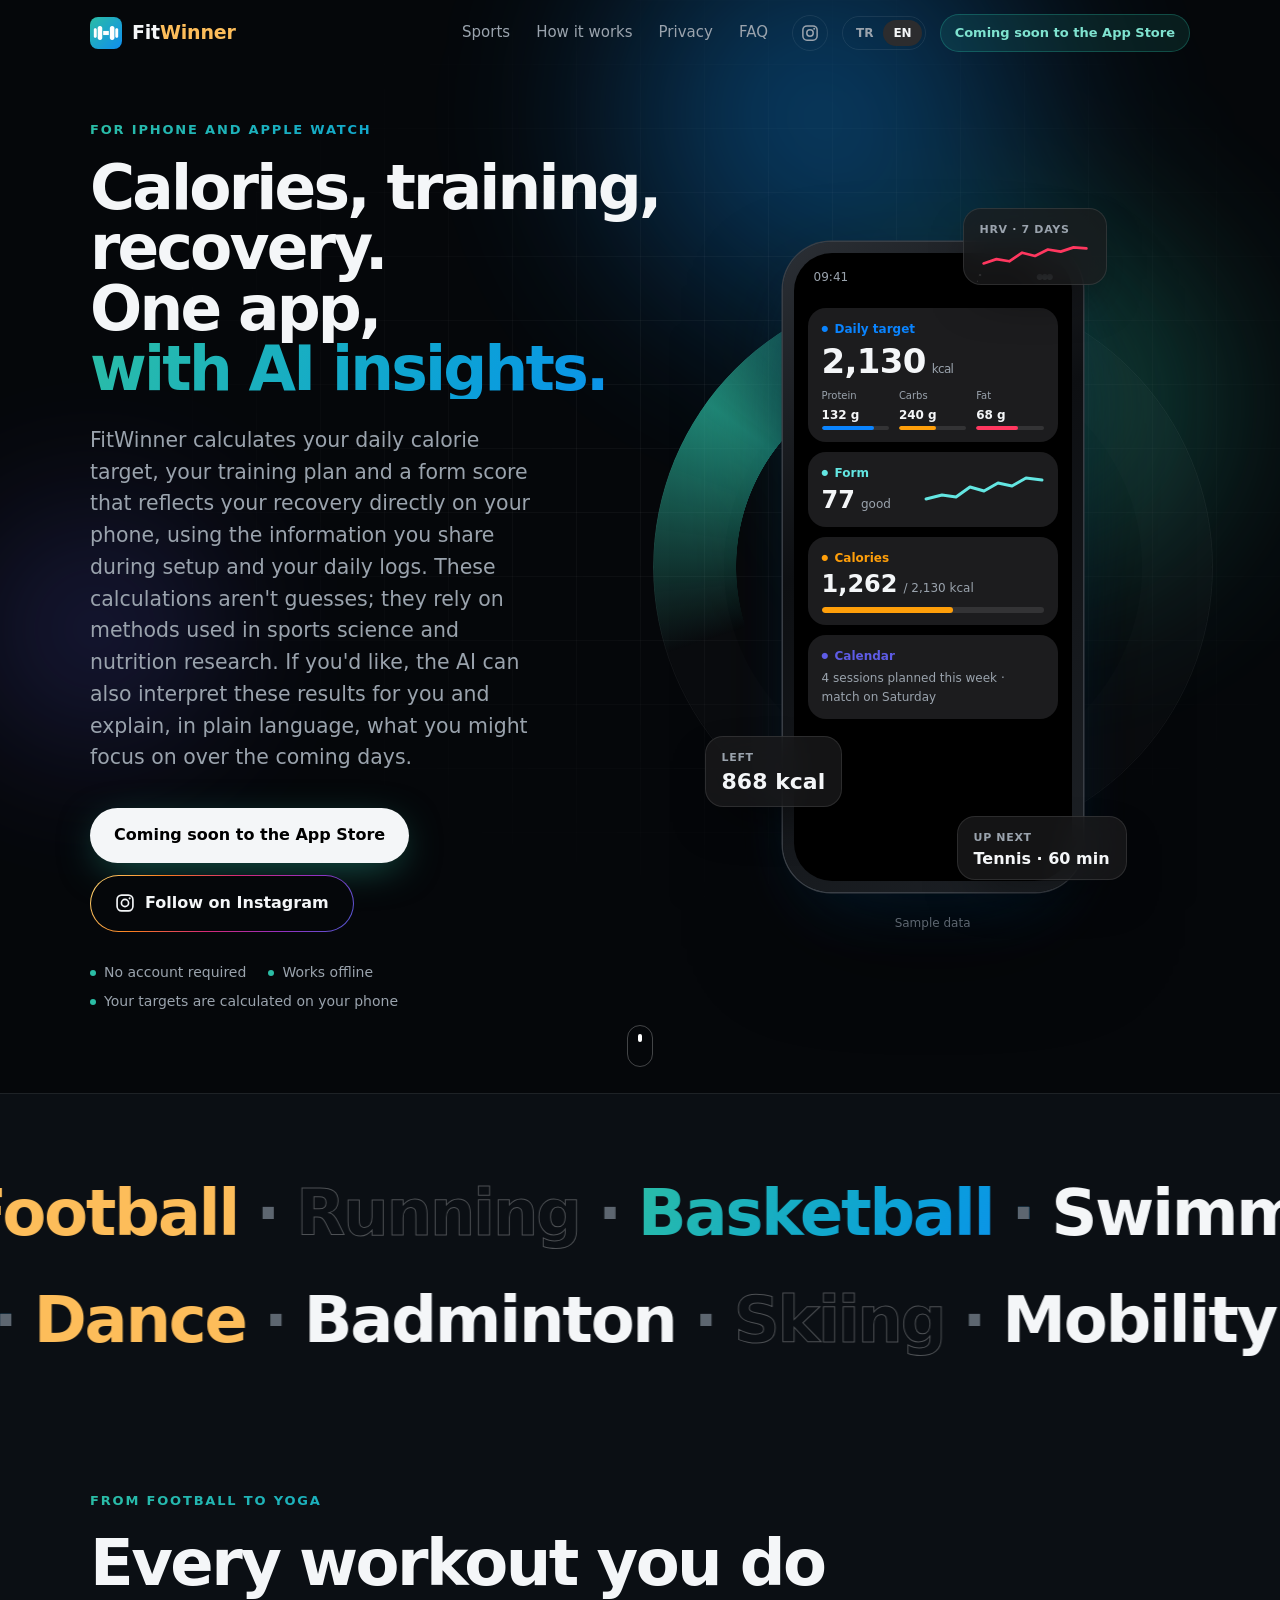
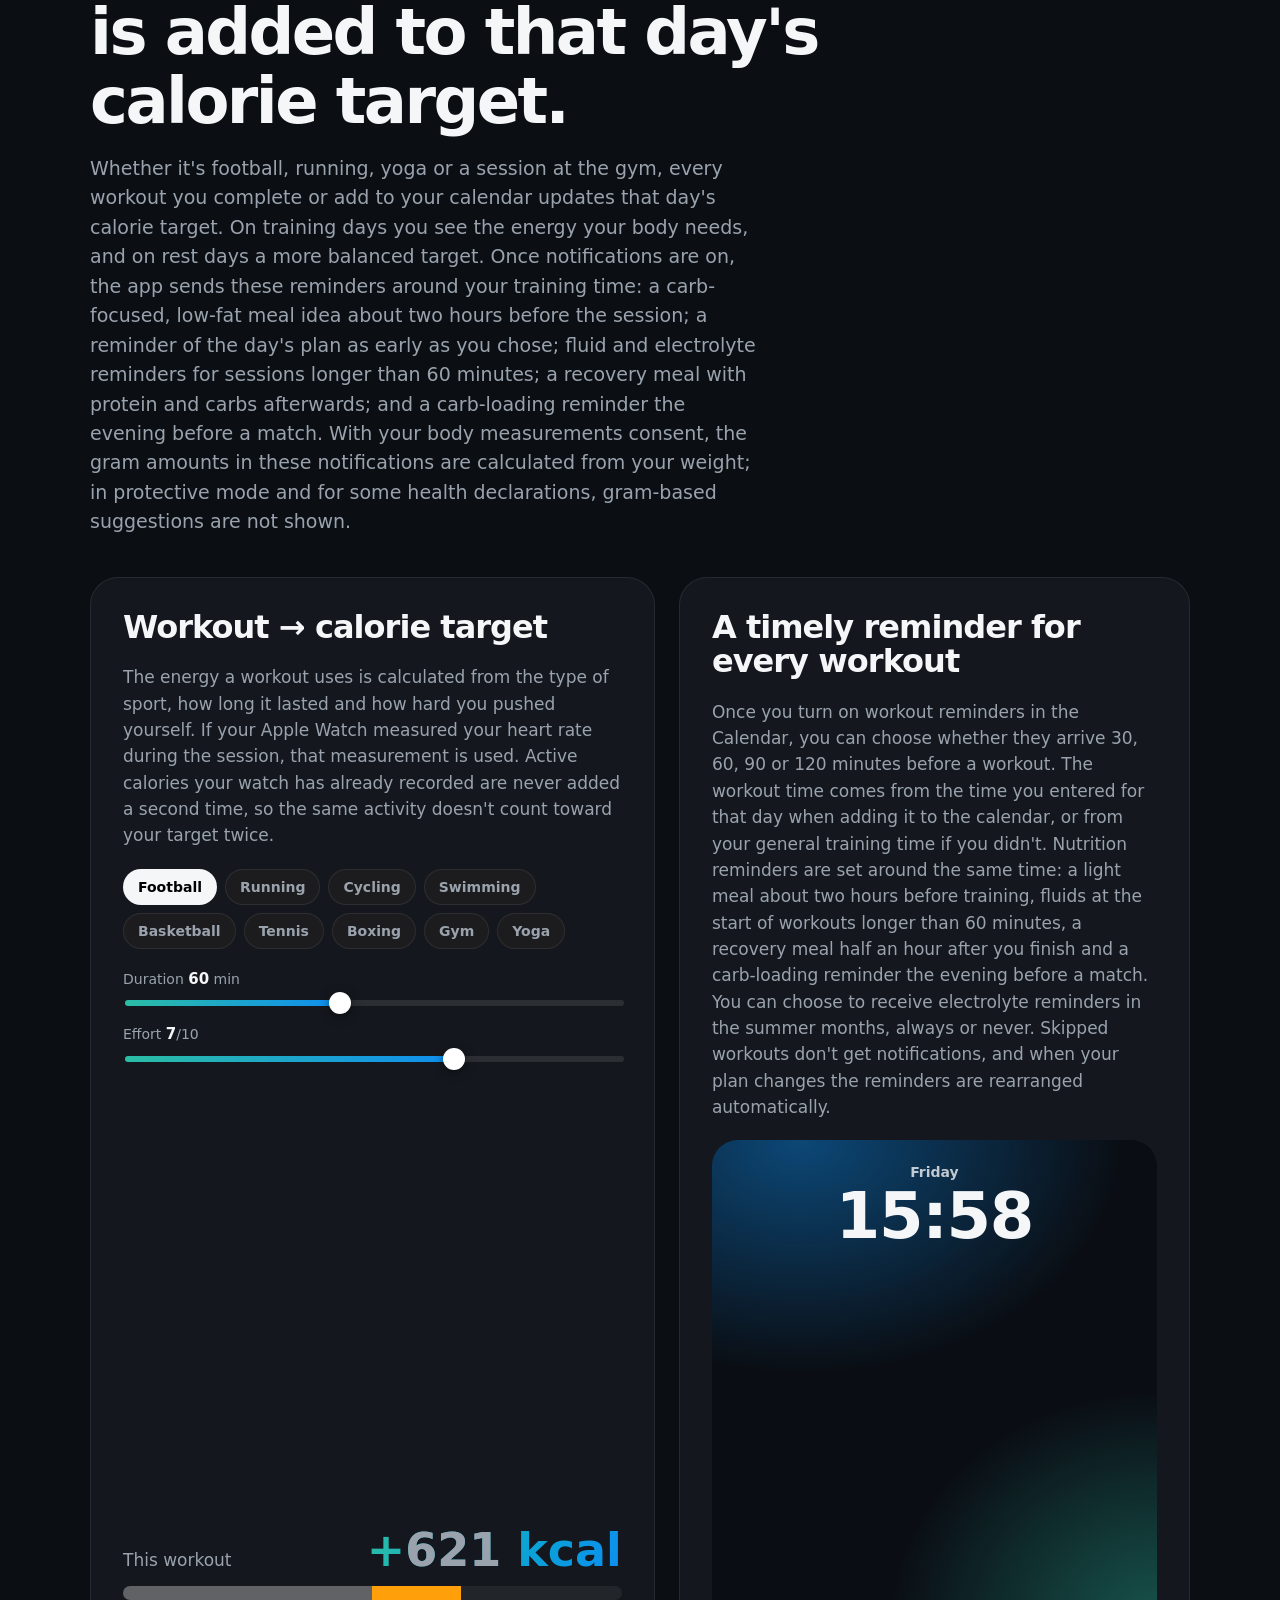
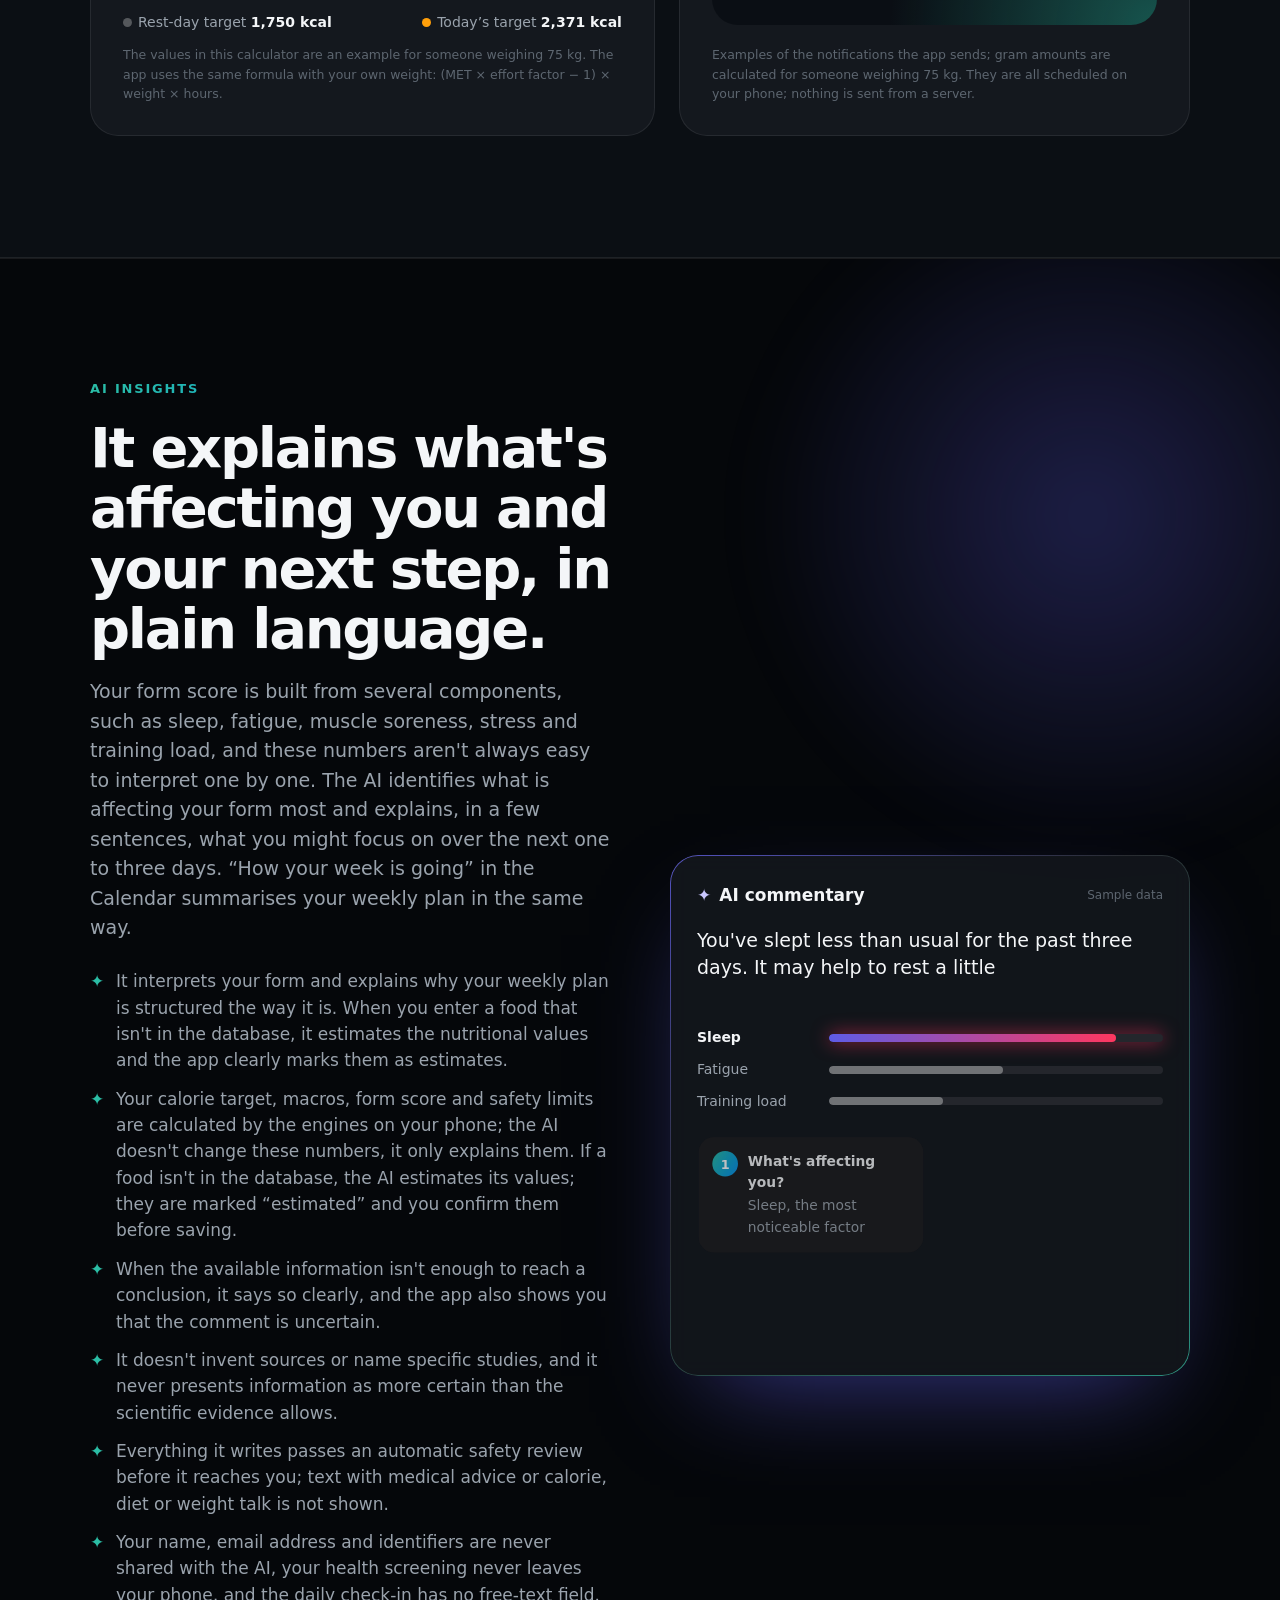
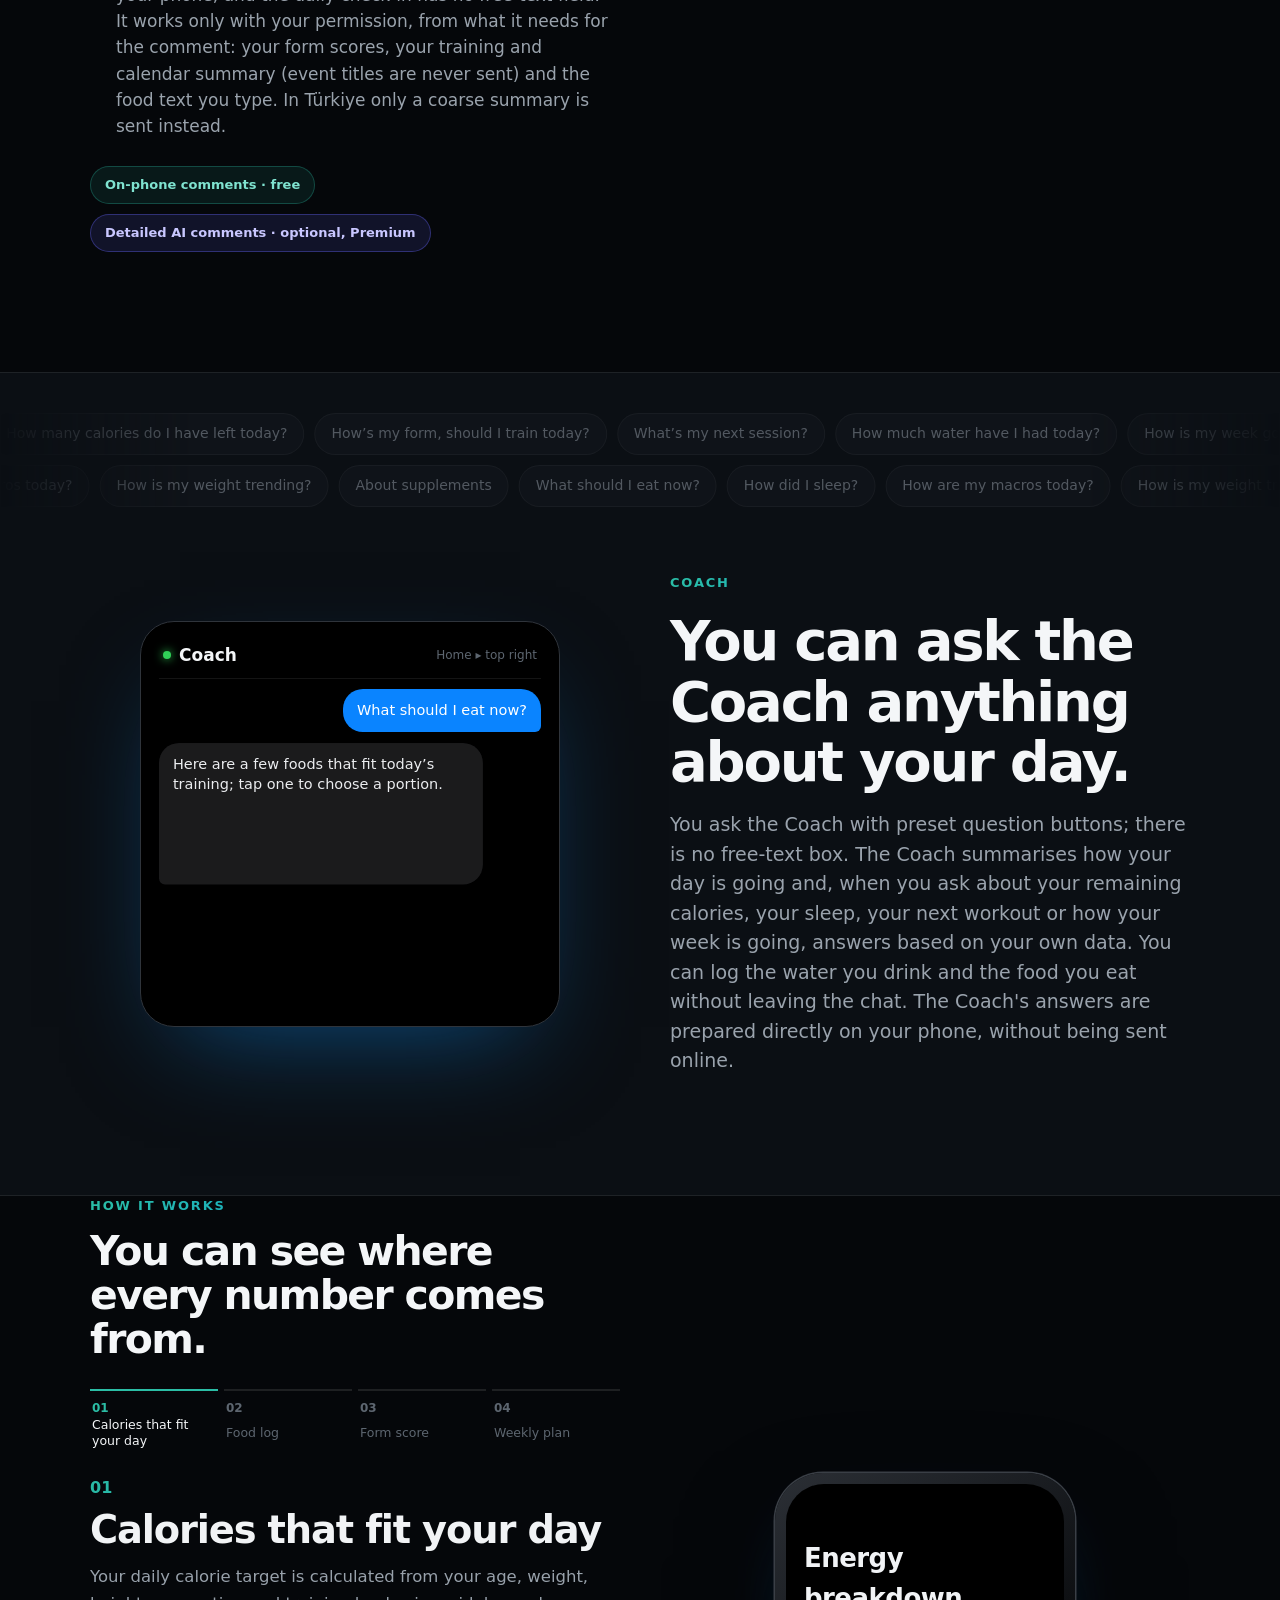
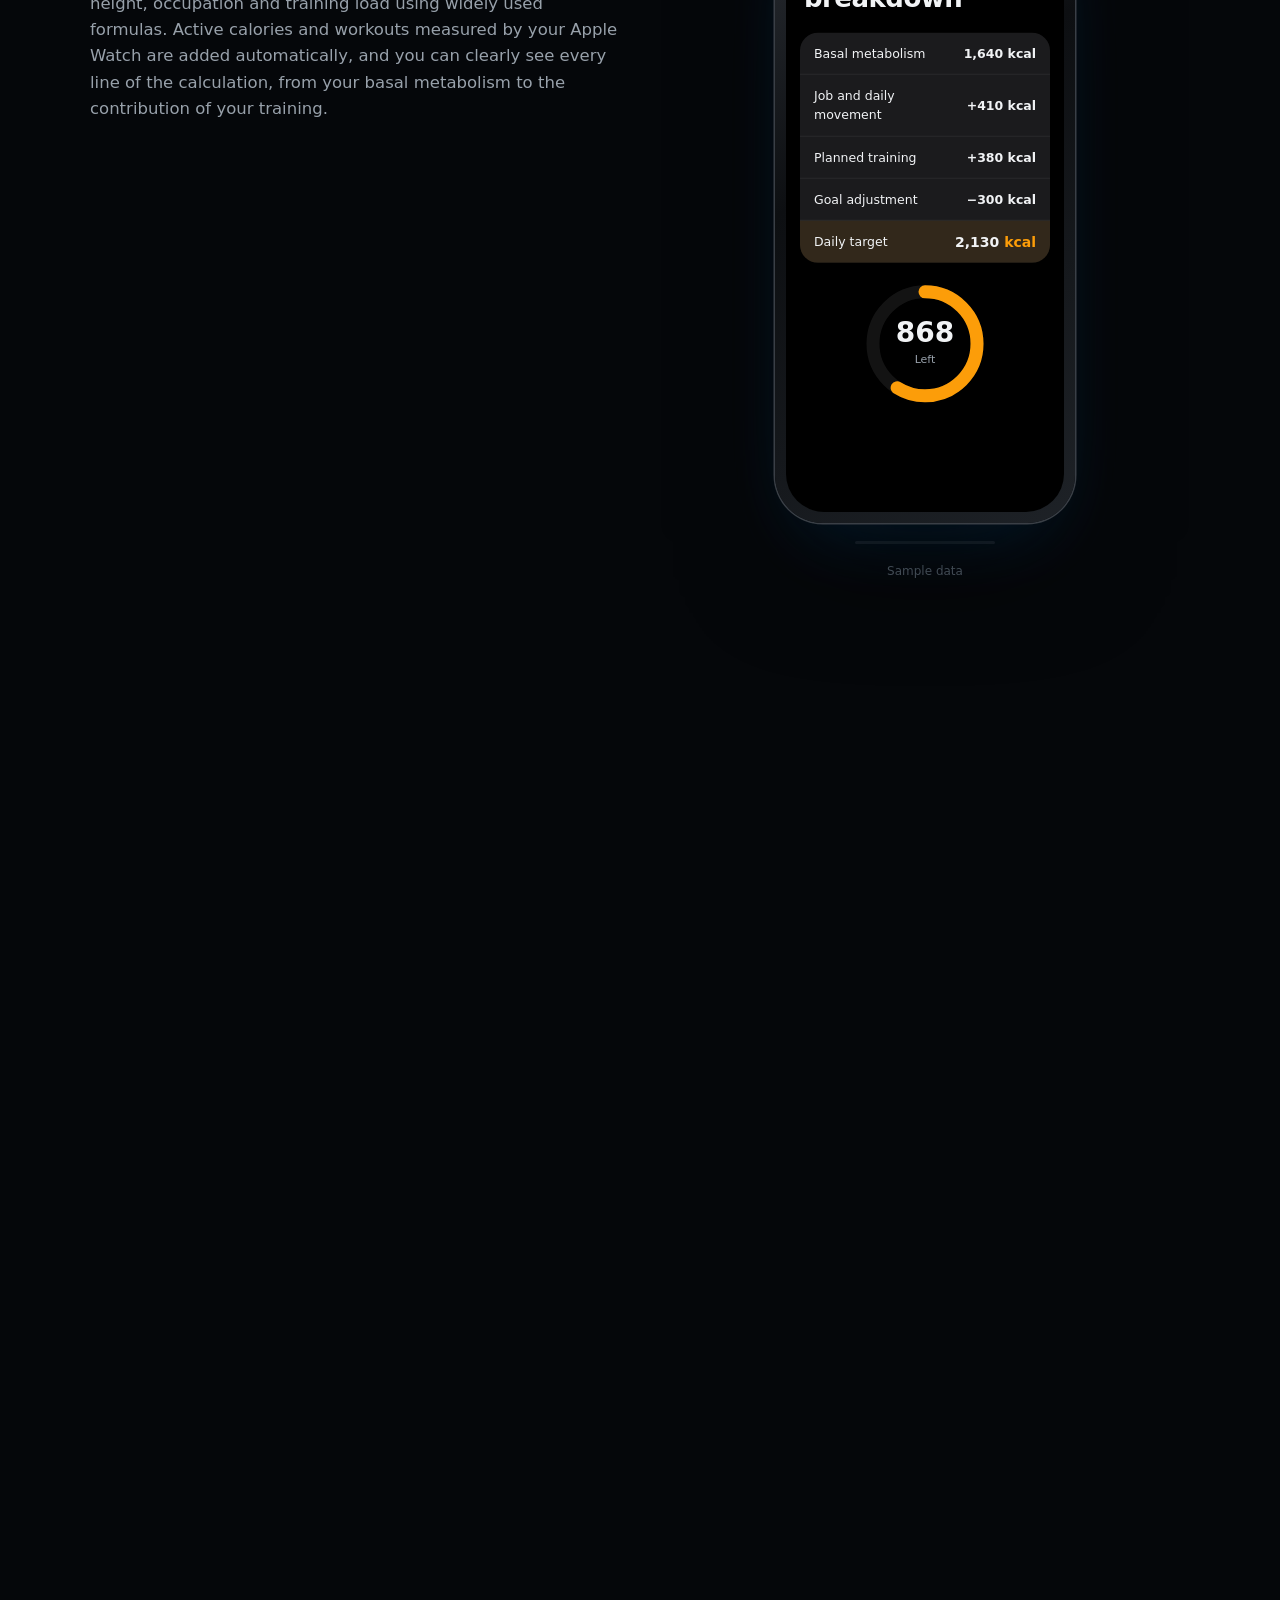
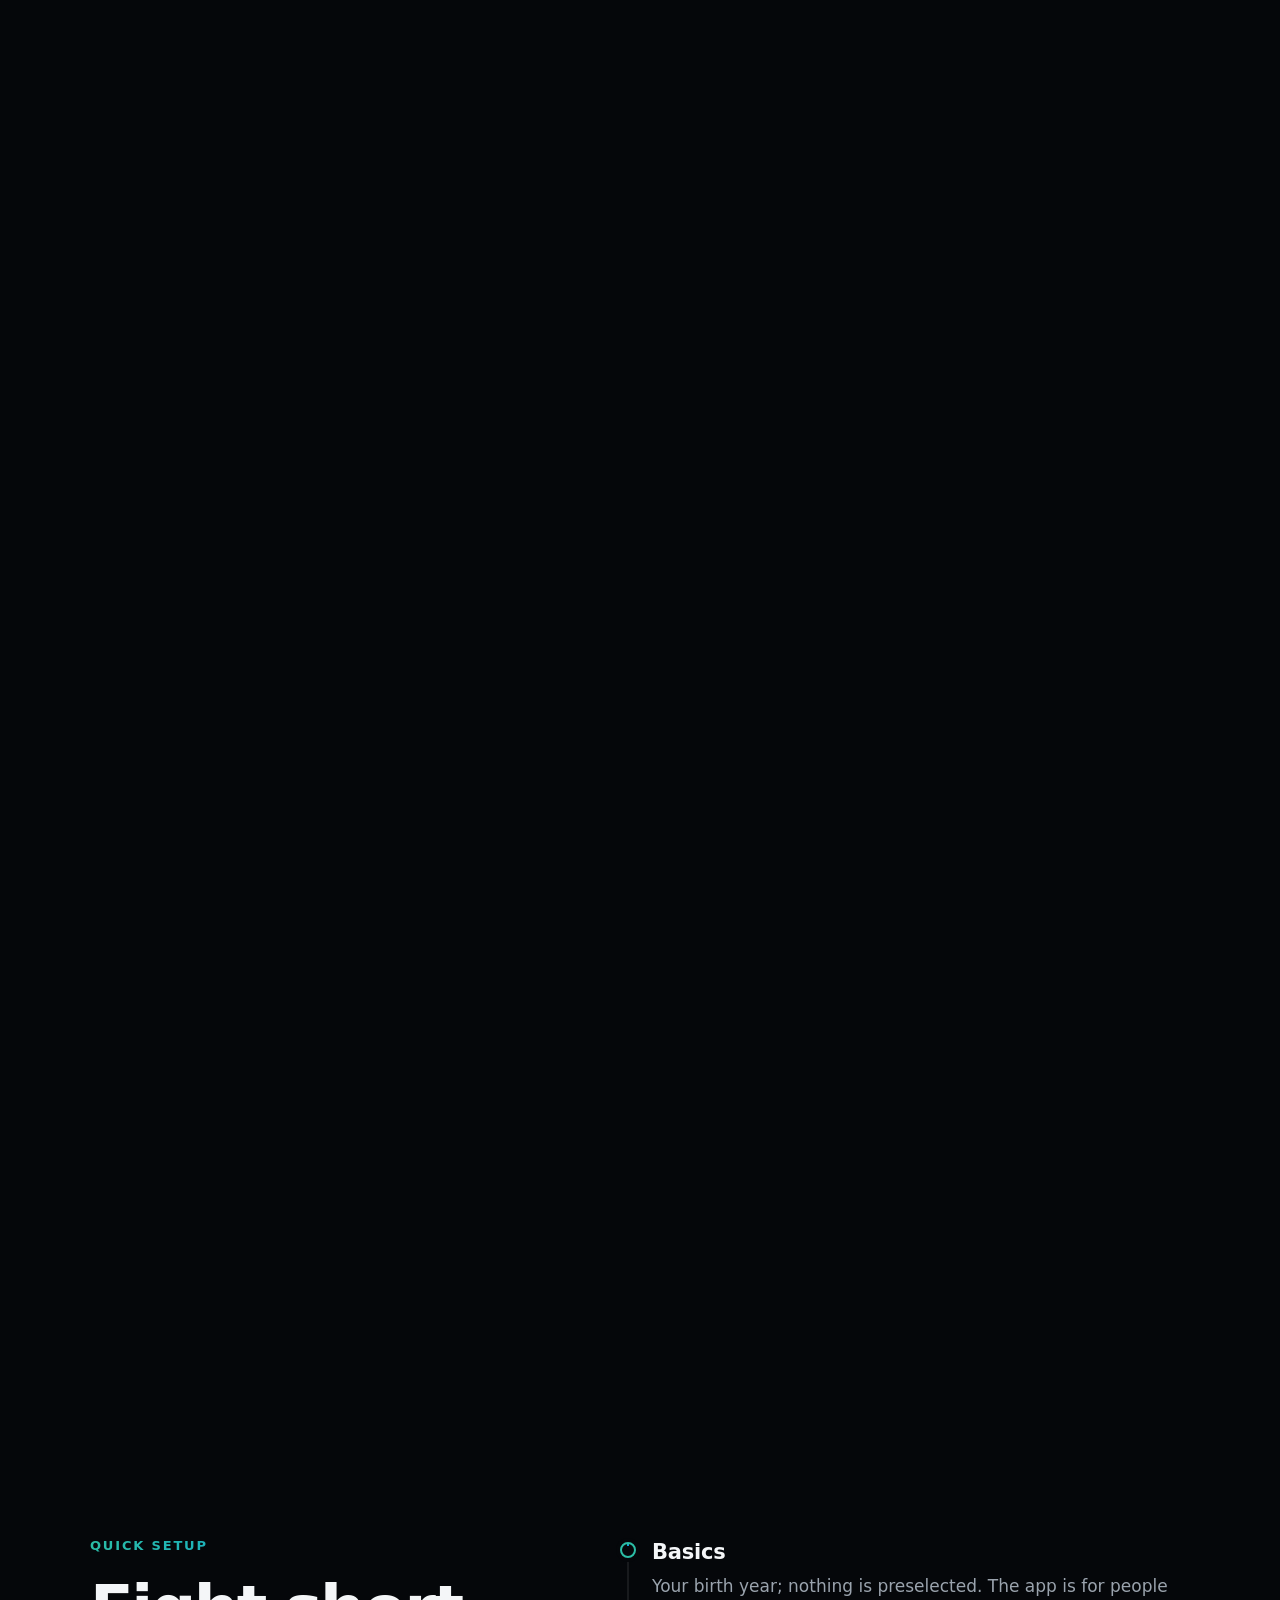
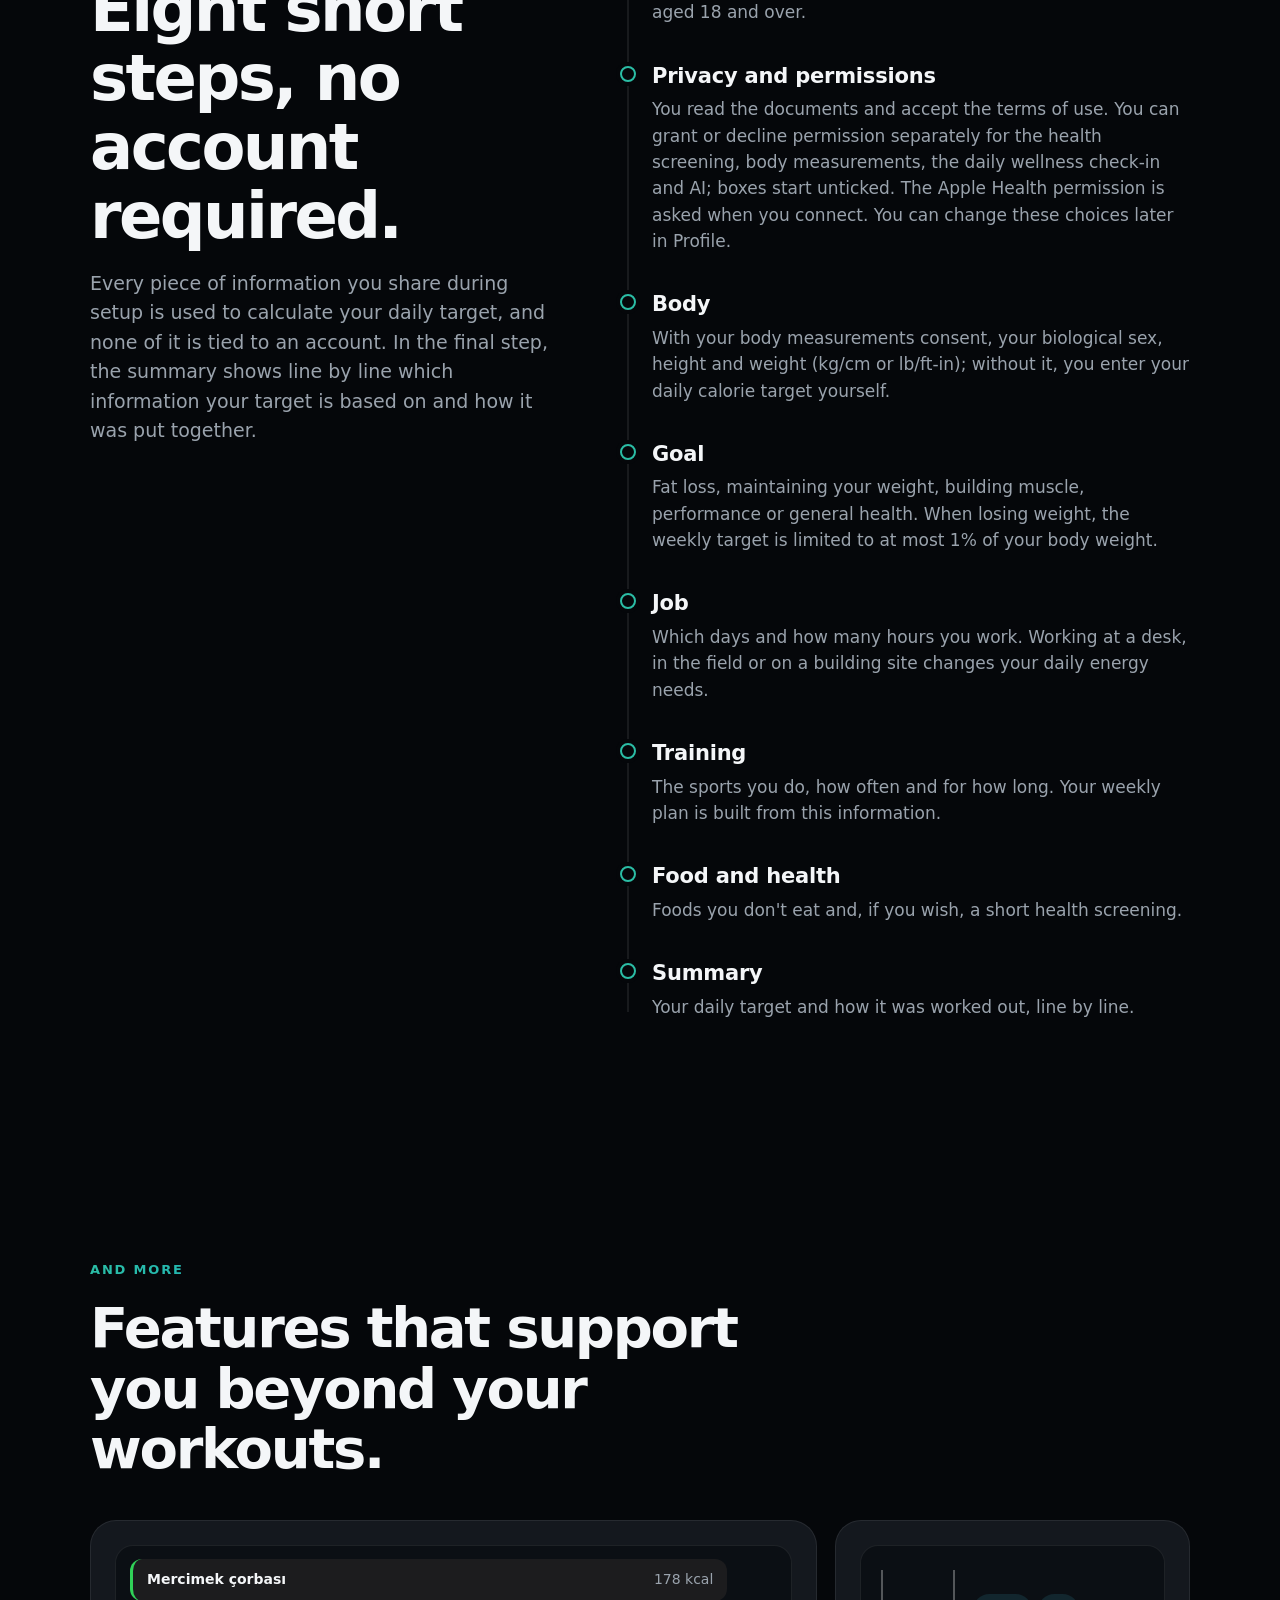
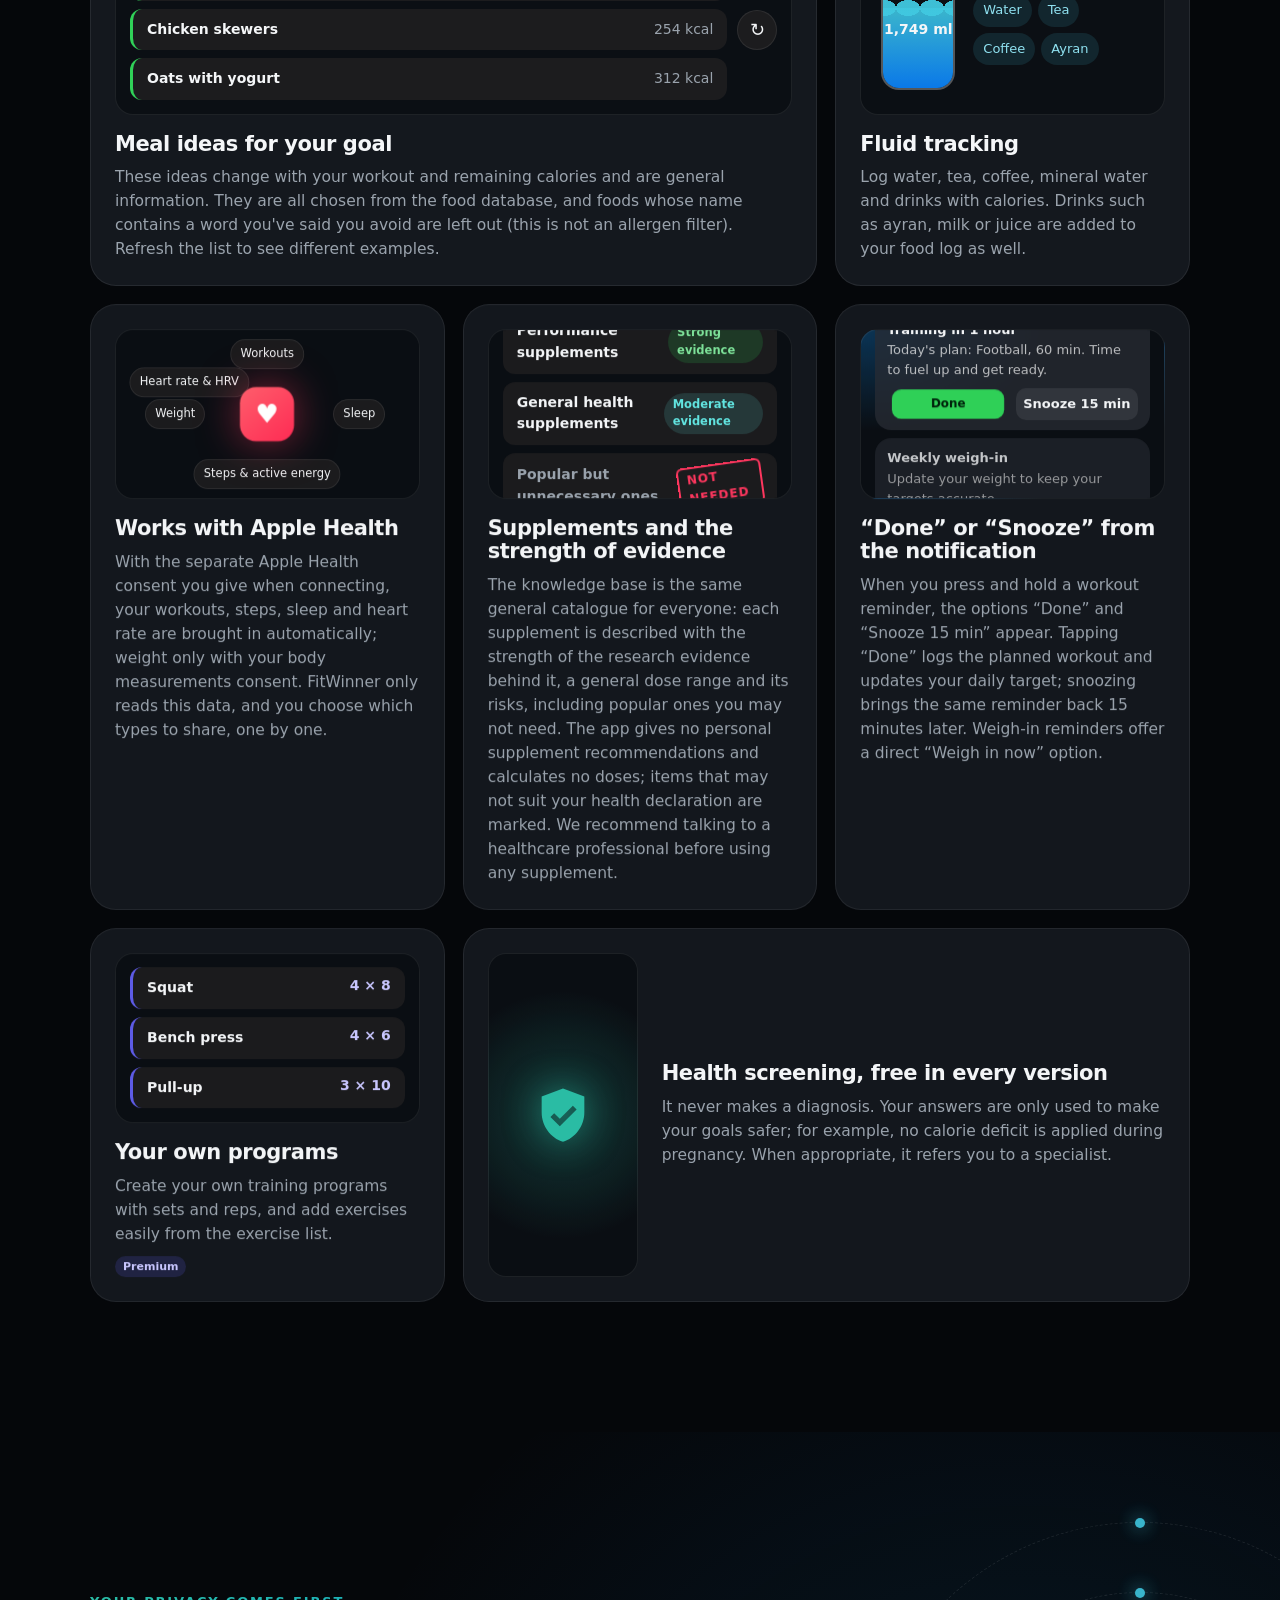
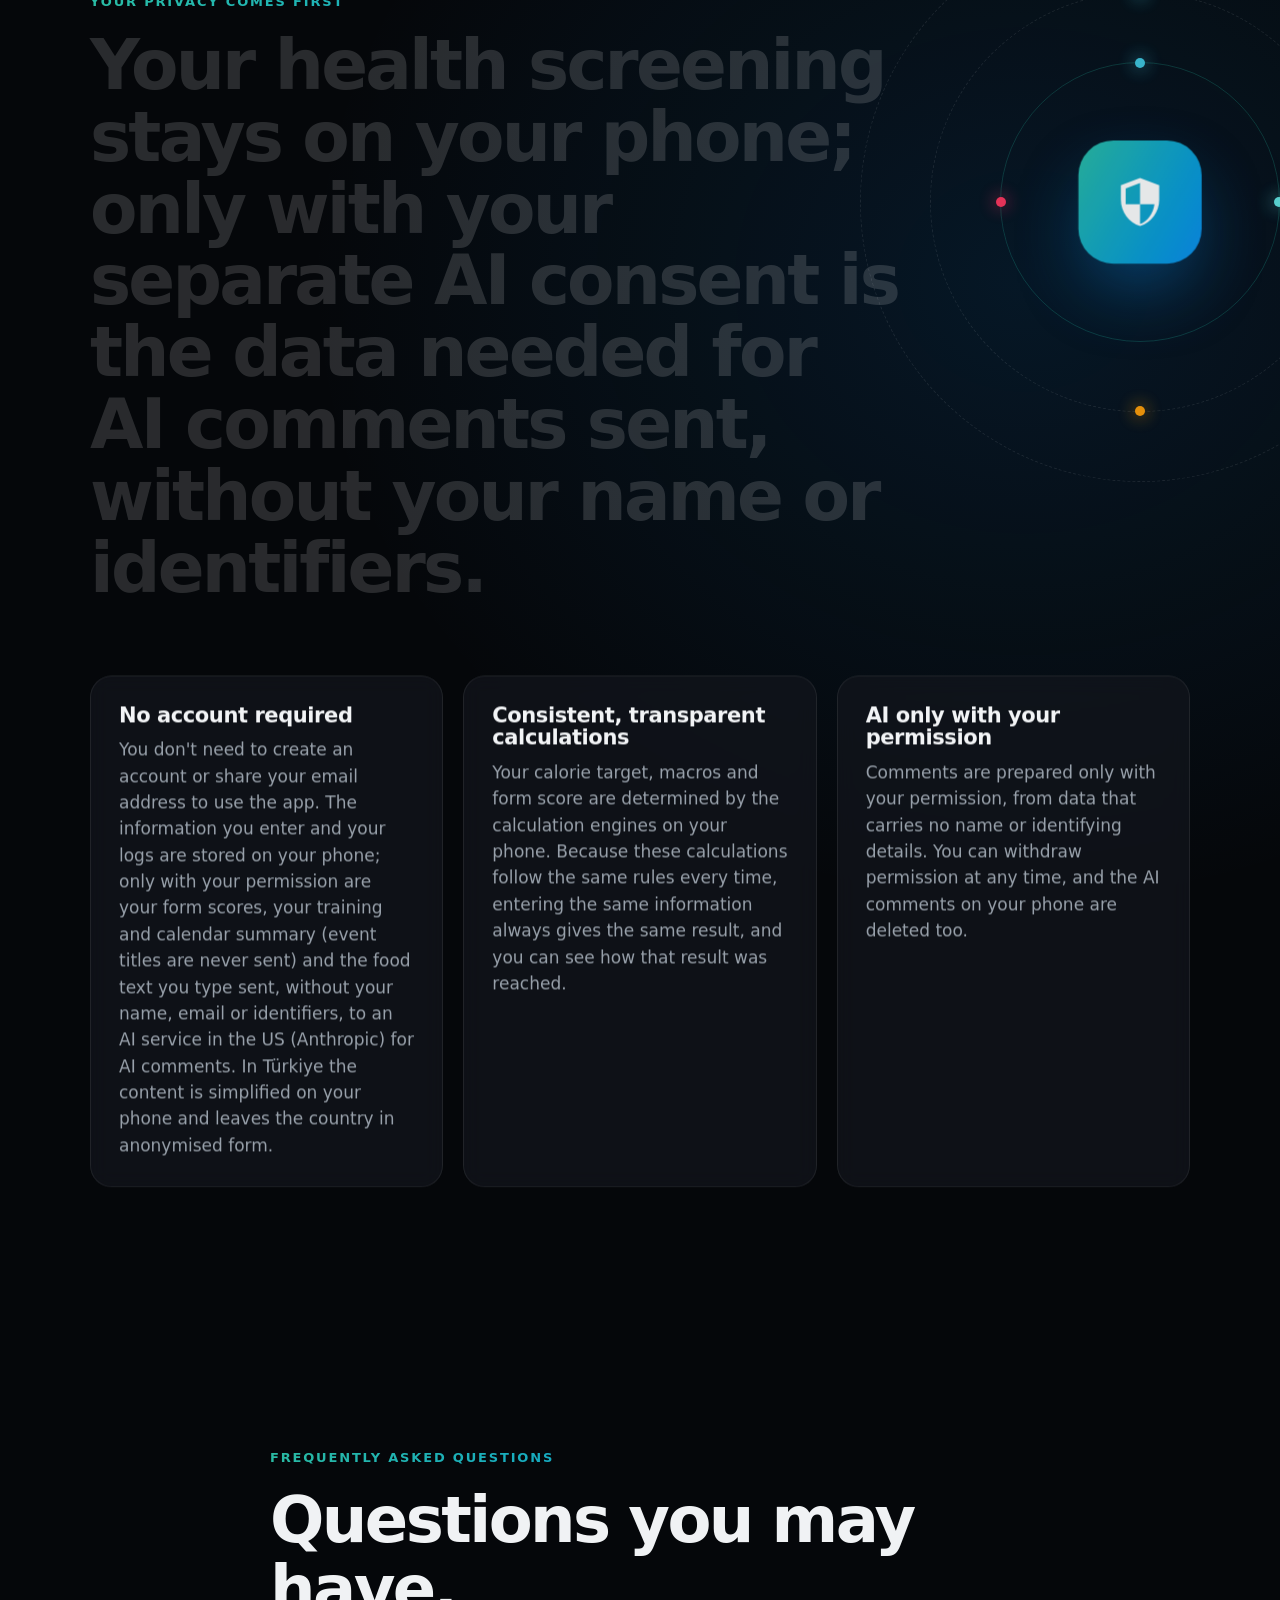
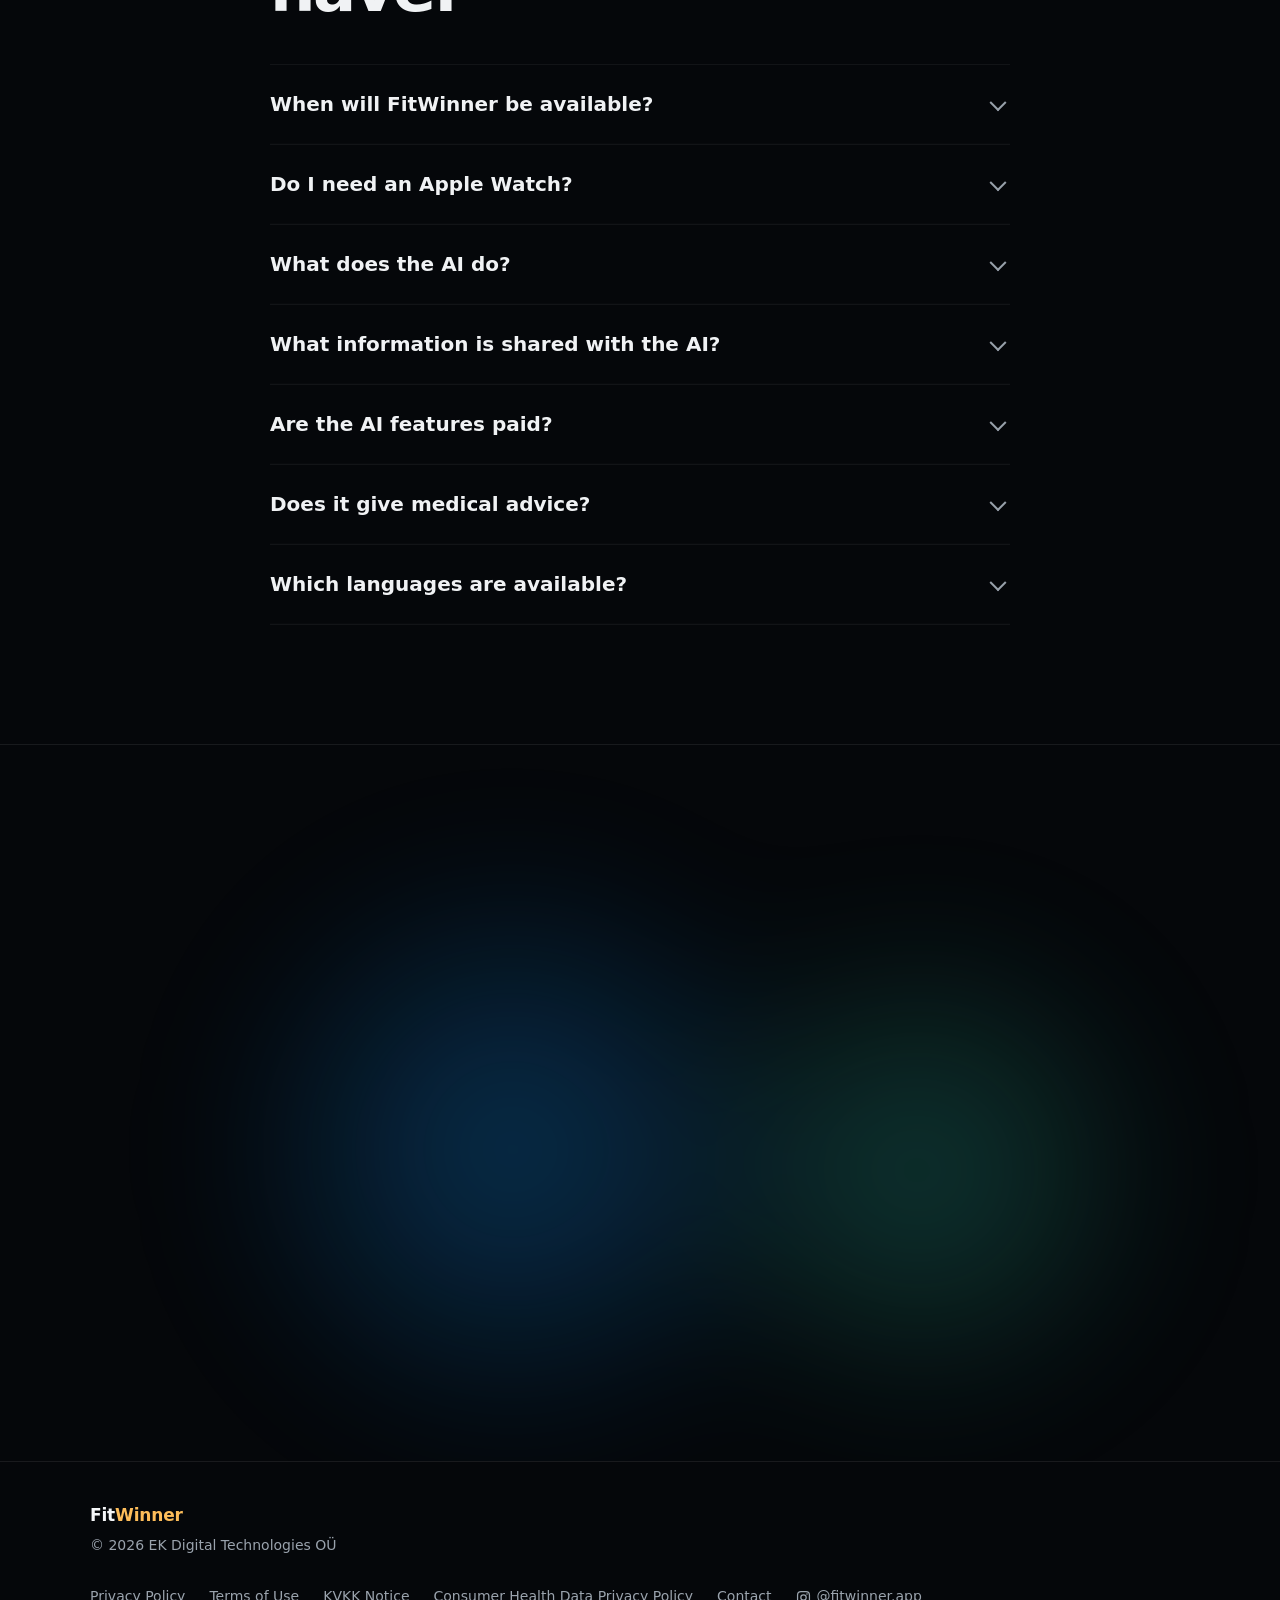
<file: index.html>
<!doctype html>
<html lang="tr">
<head>
<meta charset="utf-8">
<meta name="viewport" content="width=device-width, initial-scale=1, viewport-fit=cover">
<title>FitWinner: Kalori takibi, antrenman ve toparlanma</title>
<meta name="description" content="FitWinner; günlük kalori hedefini, antrenman planını ve form skorunu verilerinle telefonunda hesaplar. iPhone ve Apple Watch için. Yakında App Store'da.">
<meta name="facebook-domain-verification" content="930jipj8jtr2wrgf02z30uzrozu786" />
<meta name="theme-color" content="#05070a">
<meta name="color-scheme" content="dark">
<link rel="canonical" href="https://fitwinner.app/">
<link rel="alternate" hreflang="tr" href="https://fitwinner.app/">
<link rel="alternate" hreflang="en" href="https://fitwinner.app/en/">
<link rel="alternate" hreflang="x-default" href="https://fitwinner.app/">
<link rel="icon" type="image/png" href="assets/img/favicon-64.png?v=y2">
<link rel="apple-touch-icon" href="assets/img/apple-touch-icon.png?v=y2">
<meta property="og:type" content="website">
<meta property="og:site_name" content="FitWinner">
<meta property="og:locale" content="tr_TR">
<meta property="og:locale:alternate" content="en_US">
<meta property="og:url" content="https://fitwinner.app/">
<meta property="og:title" content="FitWinner: Kalori takibi, antrenman ve toparlanma">
<meta property="og:description" content="Günlük kalori hedefin, antrenman planın ve form skorun, paylaştığın bilgilere ve günlük kayıtlarına dayanarak doğrudan telefonunda hesaplanır. Dilersen yapay zekâ sonuçları senin için sade bir dille yorumlar.">
<meta property="og:image" content="https://fitwinner.app/assets/img/og-tr-1200x630-d.jpg">
<meta property="og:image:secure_url" content="https://fitwinner.app/assets/img/og-tr-1200x630-d.jpg">
<meta property="og:image:type" content="image/jpeg">
<meta property="og:image:width" content="1200">
<meta property="og:image:height" content="630">
<meta property="og:image:alt" content="FitWinner: Kalori, antrenman ve toparlanma. Tek yerde. Telefon ekranında günlük kalori hedefi, form skoru ve kalori kartları.">
<meta name="twitter:card" content="summary_large_image">
<meta name="twitter:title" content="FitWinner: Kalori takibi, antrenman ve toparlanma">
<meta name="twitter:description" content="Günlük kalori hedefin, antrenman planın ve form skorun, paylaştığın bilgilere ve günlük kayıtlarına dayanarak doğrudan telefonunda hesaplanır. Dilersen yapay zekâ sonuçları senin için sade bir dille yorumlar.">
<meta name="twitter:image" content="https://fitwinner.app/assets/img/og-tr-1200x630-d.jpg">
<link rel="stylesheet" href="assets/css/site.css?v=20261122a">
<script>if(!document.documentElement.dataset.lang&&/[?&]lang=en(&|$)/.test(location.search))location.replace('/en/'+location.hash);document.documentElement.classList.add('js')</script>
<script src="assets/vendor/gsap.min.js" defer></script>
<script src="assets/vendor/ScrollTrigger.min.js" defer></script>
<script src="assets/js/i18n.js?v=20261122a" defer></script>
<script src="assets/js/site.js?v=20261122a" defer></script>
<script type="application/ld+json" id="ld">{"@context":"https://schema.org","@graph":[{"@type":"Organization","@id":"https://fitwinner.app/#org","name":"EK Digital Technologies OÜ","email":"info@ekdigital.tech"},{"@type":"WebSite","@id":"https://fitwinner.app/#website","url":"https://fitwinner.app/","name":"FitWinner","inLanguage":["tr","en"],"publisher":{"@id":"https://fitwinner.app/#org"}},{"@type":"MobileApplication","@id":"https://fitwinner.app/#app","name":"FitWinner","url":"https://fitwinner.app/","description":"FitWinner; günlük kalori hedefini, antrenman planını ve form skorunu verilerinle telefonunda hesaplar. iPhone ve Apple Watch için. Yakında App Store'da.","operatingSystem":"iOS","applicationCategory":"HealthApplication","availableOnDevice":["iPhone","Apple Watch"],"image":"https://fitwinner.app/assets/img/icon-512.png","sameAs":["https://www.instagram.com/fitwinner.app/"],"offers":{"@type":"Offer","price":"0","priceCurrency":"TRY"},"publisher":{"@id":"https://fitwinner.app/#org"}},{"@type":"WebPage","@id":"https://fitwinner.app/#page","url":"https://fitwinner.app/","name":"FitWinner: Kalori takibi, antrenman ve toparlanma","inLanguage":"tr","isPartOf":{"@id":"https://fitwinner.app/#website"},"about":{"@id":"https://fitwinner.app/#app"}},{"@type":"FAQPage","@id":"https://fitwinner.app/#faq","inLanguage":"tr","isPartOf":{"@id":"https://fitwinner.app/#page"},"mainEntity":[{"@type":"Question","name":"FitWinner ne zaman yayınlanacak?","acceptedAnswer":{"@type":"Answer","text":"FitWinner şu anda kapalı beta testinde. App Store'da yayınlandığında bu sayfada duyuracağız."}},{"@type":"Question","name":"Apple Watch gerekli mi?","acceptedAnswer":{"@type":"Answer","text":"Hayır, gerekli değil. Kalori takibi, yemek kaydı ve antrenman planı saat olmadan da kullanılabilir. Apple Sağlık'ı ayrı rızanla bağladığında dinlenme nabzın, HRV değerin ve uykun da form skoruna dahil edilir."}},{"@type":"Question","name":"Yapay zekâ ne yapar?","acceptedAnswer":{"@type":"Answer","text":"Yalnızca izin verdiğinde, form skorunu ve planını kısa notlarla yorumlar; veritabanında bulunmayan yemeklerin değerlerini de tahmin eder ve bunları “tahmini” olarak işaretler. Kalori hedefini, makrolarını ve form skorunu yapay zekâ hesaplamaz; bunlar telefonundaki hesaplamalardan gelir."}},{"@type":"Question","name":"Yapay zekâya hangi bilgilerim iletilir?","acceptedAnswer":{"@type":"Answer","text":"Adın, e-posta adresin ya da hesap bilgilerin iletilmez; uygulamada hesap zaten bulunmaz. Sağlık taraman da gönderilmez; check-in'de ve Koç'ta serbest metin alanı yoktur. İzin verdiğinde, yorum için form skorların, antrenman ve takvim özetin (etkinlik adları gönderilmez) ile yazdığın yemek metni gönderilir; Türkiye'de yalnızca kaba bir özet. İznini geri aldığında telefonundaki yapay zekâ yorumları da silinir."}},{"@type":"Question","name":"Yapay zekâ özellikleri ücretli mi?","acceptedAnswer":{"@type":"Answer","text":"Telefonda hazırlanan yorumlar ücretsizdir. Ayrıntılı yapay zekâ yorumu, plan açıklaması ve yemek tahmini Premium kapsamındadır; hepsi isteğe bağlıdır."}},{"@type":"Question","name":"Tıbbi tavsiye verir mi?","acceptedAnswer":{"@type":"Answer","text":"Hayır. FitWinner 18 yaş ve üzeri kullanıcılar içindir. Tıbbi bir cihaz değildir; teşhis koymaz ve tedavi önermez. Bir sağlık durumun varsa hedeflerini doktorunla konuşmanı öneririz."}},{"@type":"Question","name":"Hangi dillerde kullanılabilir?","acceptedAnswer":{"@type":"Answer","text":"Uygulama 12 dilde kullanılabilir: Türkçe, İngilizce, Almanca, Fransızca, Felemenkçe, İspanyolca, İtalyanca, Portekizce, Lehçe, Yunanca, Çekçe ve Estonca. Bu site şimdilik Türkçe ve İngilizce olarak hazırlanmıştır."}}]}]}</script>
</head>
<body>
<a class="skip" href="#main" data-i18n="skip">İçeriğe geç</a>

<header class="nav" id="top">
  <div class="nav-inner">
    <a class="brand" href="#top" aria-label="FitWinner">
      <img class="brand-mark" src="assets/img/favicon-64.png?v=y2" width="32" height="32" alt="">
      <span>Fit<b>Winner</b></span>
    </a>
    <nav class="nav-links" aria-label="Sayfa">
      <a href="#sports" data-i18n="nav.sports">Sporlar</a>
      <a href="#how" data-i18n="nav.how">Nasıl çalışır</a>
      <a href="#privacy" data-i18n="nav.privacy">Gizlilik</a>
      <a href="#faq" data-i18n="nav.faq">SSS</a>
    </nav>
    <div class="nav-end">
      <a class="ig" href="https://www.instagram.com/fitwinner.app/" target="_blank" rel="noopener" aria-label="Instagram: @fitwinner.app"><svg viewBox="0 0 24 24" aria-hidden="true"><rect x="2.5" y="2.5" width="19" height="19" rx="5.5" fill="none" stroke="currentColor" stroke-width="2"/><circle cx="12" cy="12" r="4.3" fill="none" stroke="currentColor" stroke-width="2"/><circle cx="17.6" cy="6.4" r="1.3" fill="currentColor"/></svg></a>
      <div class="lang" role="group" aria-label="Dil / Language">
        <button type="button" data-lang="tr" aria-pressed="true">TR</button>
        <button type="button" data-lang="en" aria-pressed="false">EN</button>
      </div>
      <span class="pill pill-soon" data-i18n="soon">Yakında App Store'da</span>
    </div>
  </div>
</header>

<main id="main">

<!-- HERO -->
<section class="hero" aria-labelledby="hero-title">
  <div class="aurora" aria-hidden="true"><i class="a1"></i><i class="a2"></i><i class="a3"></i></div>
  <div class="grid-bg" aria-hidden="true"></div>
  <div class="wrap hero-inner">
    <div class="hero-copy">
      <p class="eyebrow" data-anim="intro" data-i18n="hero.eyebrow">iPhone ve Apple Watch için</p>
      <h1 id="hero-title" class="hero-title" data-anim="intro">
        <span class="line" data-i18n="hero.t1">Kalori, antrenman,</span>
        <span class="line" data-i18n="hero.t2">toparlanma.</span>
        <span class="line" data-i18n="hero.t3">Tek uygulamada,</span>
        <span class="line grad" data-i18n="hero.t4">yapay zekâ analiziyle.</span>
      </h1>
      <p class="lede" data-anim="intro" data-i18n="hero.lede">FitWinner; günlük kalori hedefini, antrenman planını ve toparlanmanı gösteren form skorunu, kurulumda paylaştığın bilgilere ve günlük kayıtlarına dayanarak doğrudan telefonunda hesaplar. Bu hesaplamalar tahmine değil, spor bilimi ve beslenme araştırmalarında kullanılan yöntemlere dayanır. Dilersen yapay zekâ da bu sonuçları senin için yorumlar ve önümüzdeki günlerde nelere odaklanabileceğini sade bir dille anlatır.</p>
      <div class="hero-cta" data-anim="intro">
        <span class="btn btn-primary" aria-disabled="true">
          <span data-i18n="soon">Yakında App Store'da</span>
        </span>
        <a class="btn btn-ig" href="https://www.instagram.com/fitwinner.app/" target="_blank" rel="noopener"><svg viewBox="0 0 24 24" aria-hidden="true"><rect x="2.5" y="2.5" width="19" height="19" rx="5.5" fill="none" stroke="currentColor" stroke-width="2"/><circle cx="12" cy="12" r="4.3" fill="none" stroke="currentColor" stroke-width="2"/><circle cx="17.6" cy="6.4" r="1.3" fill="currentColor"/></svg><span data-i18n="igbtn">Instagram'da takip et</span></a>
      </div>
      <ul class="hero-facts" data-anim="intro">
        <li data-i18n="hero.f1">Hesap açmadan kullanabilirsin</li>
        <li data-i18n="hero.f2">İnternet olmadan da çalışır</li>
        <li data-i18n="hero.f3">Hedeflerin telefonunda hesaplanır</li>
      </ul>
    </div>

    <div class="hero-stage" aria-hidden="true">
      <div class="stage-tilt">
        <div class="ring-deco" data-depth="-0.15"></div>
        <div class="phone hero-phone" data-depth="0.08">
          <div class="phone-notch"></div>
          <div class="phone-screen">
            <div class="scr scr-home">
              <div class="scr-top"><span>09:41</span><b>FitWinner</b><span class="dots">●●●</span></div>
              <div class="w">
                <div class="w-h" style="--c:var(--blue)"><span class="ico">●</span><span data-i18n="m.target">Günlük hedef</span></div>
                <div class="big"><span data-count="2130" data-format="int">2.130</span><small>kcal</small></div>
                <div class="macros">
                  <div><span data-i18n="m.protein">Protein</span><b>132 g</b><i style="--w:78%;--c:var(--blue)"></i></div>
                  <div><span data-i18n="m.carbs">Karb.</span><b>240 g</b><i style="--w:55%;--c:var(--orange)"></i></div>
                  <div><span data-i18n="m.fat">Yağ</span><b>68 g</b><i style="--w:62%;--c:var(--pink)"></i></div>
                </div>
              </div>
              <div class="w w-row">
                <div>
                  <div class="w-h" style="--c:var(--mint)"><span class="ico">●</span><span data-i18n="m.form">Form</span></div>
                  <div class="mid"><span data-count="77" data-format="int">77</span><small data-i18n="m.good">iyi</small></div>
                </div>
                <svg class="spark" viewBox="0 0 120 40"><path d="M2 30 L18 26 L32 28 L46 18 L60 22 L74 14 L88 17 L102 9 L118 11" fill="none" stroke="var(--mint)" stroke-width="3" stroke-linecap="round" stroke-linejoin="round" pathLength="1"/></svg>
              </div>
              <div class="w">
                <div class="w-h" style="--c:var(--orange)"><span class="ico">●</span><span data-i18n="m.calories">Kalori</span></div>
                <div class="mid"><span data-count="1262" data-format="int">1.262</span><small>/ <span data-count="2130" data-static>2.130</span> kcal</small></div>
                <div class="bar"><i style="--w:59%;--c:var(--orange)"></i></div>
              </div>
              <div class="w">
                <div class="w-h" style="--c:var(--indigo)"><span class="ico">●</span><span data-i18n="m.calendar">Takvim</span></div>
                <p class="w-p" data-i18n="m.week">Bu hafta 4 seans planlı · Cumartesi maç</p>
              </div>
            </div>
          </div>
        </div>
        <div class="float-card fc-1" data-depth="0.35">
          <span class="fc-k" data-i18n="fc.left">Kalan</span>
          <span class="fc-v"><span data-count="868" data-format="int">868</span> kcal</span>
        </div>
        <div class="float-card fc-2" data-depth="0.55">
          <span class="fc-k" data-i18n="fc.hrv">HRV · 7 gün</span>
          <svg viewBox="0 0 100 28" class="fc-spark"><path d="M2 20 L14 16 L26 18 L38 10 L50 13 L62 7 L74 9 L86 5 L98 6" fill="none" stroke="var(--pink)" stroke-width="2.5" stroke-linecap="round" stroke-linejoin="round"/></svg>
        </div>
        <div class="float-card fc-3" data-depth="0.25">
          <span class="fc-k" data-i18n="fc.next">Sıradaki</span>
          <span class="fc-v small" data-i18n="fc.session">Tenis · 60 dk</span>
        </div>
      </div>
      <p class="stage-note" data-i18n="hero.sample">Örnek veriler</p>
    </div>
  </div>
  <a class="scroll-cue" href="#how" aria-hidden="true" tabindex="-1"><span></span></a>
</section>

<!-- SPORTS: marquee + per-session energy + per-session notifications -->
<section class="sports" id="sports" aria-labelledby="sports-title">
  <div class="marquee" aria-hidden="true">
    <div class="mq-row" data-dir="-1">
      <div class="mq-track">
        <span class="c-y" data-i18n="sp.football">Futbol</span><span class="c-o" data-i18n="sp.running">Koşu</span><span class="c-g" data-i18n="sp.basketball">Basketbol</span><span class="c-w" data-i18n="sp.swimming">Yüzme</span><span class="c-o" data-i18n="sp.tennis">Tenis</span><span class="c-y" data-i18n="sp.cycling">Bisiklet</span><span class="c-g" data-i18n="sp.boxing">Boks</span><span class="c-o" data-i18n="sp.volleyball">Voleybol</span><span class="c-w" data-i18n="sp.crossfit">CrossFit</span><span class="c-y" data-i18n="sp.handball">Hentbol</span><span class="c-g" data-i18n="sp.climbing">Tırmanış</span>
      </div>
    </div>
    <div class="mq-row alt" data-dir="1">
      <div class="mq-track">
        <span class="c-g" data-i18n="sp.fitness">Fitness</span><span class="c-y" data-i18n="sp.yoga">Yoga</span><span class="c-o" data-i18n="sp.hiit">HIIT</span><span class="c-w" data-i18n="sp.rowing">Kürek</span><span class="c-y" data-i18n="sp.pilates">Pilates</span><span class="c-o" data-i18n="sp.martial">Dövüş sanatları</span><span class="c-g" data-i18n="sp.hiking">Doğa yürüyüşü</span><span class="c-y" data-i18n="sp.dance">Dans</span><span class="c-w" data-i18n="sp.badminton">Badminton</span><span class="c-o" data-i18n="sp.skiing">Kayak</span><span class="c-w" data-i18n="sp.mobility">Mobilite</span>
      </div>
    </div>
  </div>

  <div class="wrap">
    <header class="sec-head sports-head" data-reveal>
      <p class="eyebrow" data-i18n="sx.eyebrow">Futboldan yogaya</p>
      <h2 id="sports-title" data-i18n="sx.title">Yaptığın her antrenman, o günkü kalori hedefine eklenir.</h2>
      <p class="sec-lede" data-i18n="sx.lede">Futbol, koşu, yoga ya da salonda yaptığın bir antrenman fark etmeksizin, tamamladığın ya da takvimine eklediğin her seans o günün kalori hedefini günceller. Böylece antrenman yaptığın günlerde vücudunun ihtiyaç duyduğu enerjiyi, dinlendiğin günlerde ise daha dengeli bir hedefi görürsün. Bildirimleri açtığında uygulama antrenman saatine göre şu hatırlatmaları gönderir: seanstan yaklaşık iki saat önce karbonhidrat ağırlıklı, düşük yağlı bir öğün fikri; seçtiğin süre kadar önce o günkü planını hatırlatan bir bildirim; 60 dakikayı aşan seanslarda sıvı ve elektrolit hatırlatması; seans sonrasında protein ve karbonhidrat içeren bir toparlanma öğünü ve maçtan önceki akşam karbonhidrat yükleme hatırlatması. Vücut ölçüleri rızan varsa bu bildirimlerdeki gram miktarları kilona göre hesaplanır; koruyucu modda ve bazı sağlık beyanlarında gramlı öneri gösterilmez.</p>
    </header>

    <div class="sx-grid">
      <!-- energy calculator -->
      <div class="sx-card calc" data-reveal>
        <h3 data-i18n="cx.t">Antrenman → kalori hedefi</h3>
        <p class="sx-p" data-i18n="cx.p">Bir antrenmanda harcadığın enerji; yaptığın sporun türüne, ne kadar sürdüğüne ve kendini ne kadar zorladığına göre hesaplanır. Apple Watch antrenman sırasında nabzını ölçtüyse hesaplamada bu ölçüm kullanılır. Saatin zaten kaydettiği aktif kalori ise ikinci kez eklenmez; böylece aynı hareket hedefine iki kez yansımaz.</p>

        <div class="chips" role="radiogroup" aria-label="Spor" data-i18n-attr="aria-label:cx.sport">
          <button type="button" role="radio" aria-checked="true" data-met="8" data-i18n="sp.football">Futbol</button>
          <button type="button" role="radio" aria-checked="false" data-met="9" data-i18n="sp.running">Koşu</button>
          <button type="button" role="radio" aria-checked="false" data-met="8" data-i18n="sp.cycling">Bisiklet</button>
          <button type="button" role="radio" aria-checked="false" data-met="8" data-i18n="sp.swimming">Yüzme</button>
          <button type="button" role="radio" aria-checked="false" data-met="7.5" data-i18n="sp.basketball">Basketbol</button>
          <button type="button" role="radio" aria-checked="false" data-met="8" data-i18n="sp.tennis">Tenis</button>
          <button type="button" role="radio" aria-checked="false" data-met="9" data-i18n="sp.boxing">Boks</button>
          <button type="button" role="radio" aria-checked="false" data-met="5" data-i18n="sp.fitness">Fitness</button>
          <button type="button" role="radio" aria-checked="false" data-met="3" data-i18n="sp.yoga">Yoga</button>
        </div>

        <div class="sliders">
          <label><span><span data-i18n="cx.dur">Süre</span> <output id="cx-dur-o">60</output> <span data-i18n="cx.min">dk</span></span>
            <input id="cx-dur" type="range" min="15" max="120" step="15" value="60"></label>
          <label><span><span data-i18n="cx.rpe">Zorluk</span> <output id="cx-rpe-o">7</output>/10</span>
            <input id="cx-rpe" type="range" min="1" max="10" step="1" value="7"></label>
        </div>

        <div class="cx-out">
          <div class="cx-session"><span data-i18n="cx.session">Bu antrenman</span><b>+<span id="cx-kcal">621</span> kcal</b></div>
          <div class="cx-stack" aria-hidden="true"><i class="cx-base"></i><i class="cx-add"></i></div>
          <div class="cx-legend">
            <span><i class="dot base"></i><span data-i18n="cx.base">Antrenmansız gün</span> <b><span id="cx-base">1.750</span> kcal</b></span>
            <span><i class="dot add"></i><span data-i18n="cx.today">Bugünkü hedef</span> <b><span id="cx-total">2.371</span> kcal</b></span>
          </div>
          <p class="cx-note" data-i18n="cx.note">Bu hesaplayıcıdaki değerler 75 kilogram ağırlığındaki bir kişi için örnektir. Uygulama aynı formülü kendi kilonla kullanır: (MET × zorluk katsayısı − 1) × kilo × saat.</p>
        </div>
      </div>

      <!-- notifications -->
      <div class="sx-card notif" data-reveal>
        <h3 data-i18n="nx.t">Her antrenman için zamanında hatırlatma</h3>
        <p class="sx-p" data-i18n="nx.p">Antrenman hatırlatmalarını Takvim'den açtığında, hatırlatmanın antrenmandan ne kadar önce geleceğini 30, 60, 90 ya da 120 dakika olarak seçebilirsin. Antrenmanın saati, takvime eklerken o gün için girdiğin saatten; girmediysen genel antrenman saatinden alınır. Beslenme hatırlatmaları da bu saate göre kurulur: antrenmandan yaklaşık iki saat önce hafif bir öğün, 60 dakikayı aşan antrenmanların başında sıvı, antrenman bittikten yarım saat sonra toparlanma öğünü ve maçtan önceki akşam karbonhidrat yükleme hatırlatması gelir. Elektrolit hatırlatmasını yaz aylarında, her zaman ya da hiçbir zaman almayı seçebilirsin. Atladığın antrenmanlar için bildirim kurulmaz; planın değiştiğinde hatırlatmalar da kendiliğinden yeniden düzenlenir.</p>

        <div class="lock" aria-hidden="true">
          <div class="lock-clock"><span class="lock-day" data-i18n="nx.day">Cuma</span><b class="lock-time">19:30</b></div>
          <div class="nlist">
            <div class="n" data-t="19:30" style="--c:var(--mint)"><i class="n-ico"></i><div><p class="n-h"><b data-i18n="nx.4t">Toparlanma</b><time>19:30</time></p><p data-i18n="nx.4p">Seans sonrası ~23 g protein + ~75 g karbonhidrat.</p></div></div>
            <div class="n" data-t="18:00" style="--c:var(--teal)"><i class="n-ico"></i><div><p class="n-h"><b data-i18n="nx.5t">Seans içi sıvı &amp; elektrolit</b><time>18:00</time></p><p data-i18n="nx.5p">Saatte 0.4–0.8 L sıvı + sodyum; uzun seansta ~40 g/saat karbonhidrat.</p></div></div>
            <div class="n" data-t="17:00" style="--c:var(--blue)"><i class="n-ico"></i><div><p class="n-h"><b data-i18n="nx.3t">Antrenmana 1 saat var</b><time>17:00</time></p><p data-i18n="nx.3p">Bugünkü plan: Tenis, 60 dk. Yakıt almak ve hazırlanmak için tam zamanı.</p></div></div>
            <div class="n" data-t="16:00" style="--c:var(--orange)"><i class="n-ico"></i><div><p class="n-h"><b data-i18n="nx.1t">Antrenman öncesi öğün</b><time>16:00</time></p><p data-i18n="nx.1p">Seanstan ~2 saat önce ~113 g karbonhidratlı, düşük yağlı bir öğün.</p></div></div>
          </div>
        </div>
        <p class="cx-note" data-i18n="nx.note">Uygulamanın gönderdiği bildirimlerden örnekler; gram miktarları 75 kilogramlık bir kişi için hesaplandı. Hepsi telefonunda kurulur; sunucudan bildirim gönderilmez.</p>
      </div>
    </div>
  </div>
</section>

<!-- AI COMMENTARY -->
<section class="ai" id="ai" aria-labelledby="ai-title">
  <div class="ai-glow" aria-hidden="true"></div>
  <div class="wrap ai-inner">
    <div class="ai-copy" data-reveal>
      <p class="eyebrow" data-i18n="ai.eyebrow">Yapay zekâ yorumu</p>
      <h2 id="ai-title" data-i18n="ai.title">Seni neyin etkilediğini ve sıradaki adımını sade bir dille anlatır.</h2>
      <p class="sec-lede" data-i18n="ai.lede">Form skorun; uyku, yorgunluk, kas ağrısı, stres ve antrenman yükü gibi birçok bileşenden oluşur ve bu rakamları tek tek yorumlamak her zaman kolay değildir. Yapay zekâ, formunu en çok neyin etkilediğini belirler ve önümüzdeki bir ila üç gün boyunca neye odaklanabileceğini birkaç cümleyle açıklar. Takvimdeki "Haftan nasıl gidiyor" bölümü de haftalık planını aynı yaklaşımla özetler.</p>
      <ul class="ai-list">
        <li data-i18n="ai.l2">Formunu yorumlar ve haftalık planının neden bu şekilde kurulduğunu açıklar. Veritabanında bulunmayan bir yemek yazdığında besin değerlerini tahmin eder ve uygulama bu değerleri açıkça "tahmini" olarak işaretler.</li>
        <li data-i18n="ai.l1">Kalori hedefin, makroların, form skorun ve güvenlik sınırların telefonundaki hesap motorlarıyla hesaplanır; yapay zekâ bu sayıları değiştirmez, yalnızca yorumlar. Veritabanında bulunmayan bir yemeğin değerlerini ise yapay zekâ tahmin eder; bunlar “tahmini” olarak işaretlenir ve kaydetmeden önce onaylarsın.</li>
        <li data-i18n="ai.l4">Elindeki bilgiler bir sonuca varmak için yeterli olmadığında bunu açıkça belirtir; uygulama da yorumun kesin olmadığını sana ayrıca gösterir.</li>
        <li data-i18n="ai.l5">Kaynak uydurmaz, belirli çalışmaların adını vermez ve bir bilgiyi, bilimsel kanıtların desteklediğinden daha güçlü bir şekilde sunmaz.</li>
        <li data-i18n="ai.l3">Yazdığı her metin sana ulaşmadan önce otomatik bir güvenlik kontrolünden geçer; tıbbi öneri ya da kalori, diyet ve kilo dili içeren metin gösterilmez.</li>
        <li data-i18n="ai.l6">Adın, e-posta adresin ve kimliklerin yapay zekâya iletilmez; sağlık taraman telefonundan hiç çıkmaz ve günlük check-in'de serbest metin alanı yoktur. Yapay zekâ yalnızca sen izin verdiğinde, yorum için gereken bilgilerle çalışır: form skorların, antrenman ve takvim özetin (etkinlik adları gönderilmez) ve yazdığın yemek metni. Türkiye'de bunların yerine yalnızca kaba bir özet gider.</li>
      </ul>
      <div class="ai-tiers">
        <span class="tier free" data-i18n="ai.free">Telefondaki yorumlar · ücretsiz</span>
        <span class="tier pro" data-i18n="ai.pro">Ayrıntılı yapay zekâ yorumu · isteğe bağlı, Premium</span>
      </div>
    </div>

    <div class="ai-card" aria-hidden="true">
      <div class="ai-head"><span class="spark-ico">✦</span><b data-i18n="ai.card">Yapay zekâ yorumları</b><em data-i18n="hero.sample">Örnek veriler</em></div>
      <p class="ai-quote"><span class="typed-text" data-i18n="ai.sample">Son üç gündür normalinden daha az uyuyorsun. Antrenmanı artırmadan önce biraz dinlenmen iyi olabilir.</span></p>
      <div class="drivers">
        <div class="drv hot"><span data-i18n="s3.c1">Uyku</span><i style="--w:86%"></i></div>
        <div class="drv"><span data-i18n="s3.c2">Yorgunluk</span><i style="--w:52%"></i></div>
        <div class="drv"><span data-i18n="ai.load">Antrenman yükü</span><i style="--w:34%"></i></div>
      </div>
      <div class="ai-points">
        <div class="pt"><span class="pt-n">1</span><div><b data-i18n="ai.p1t">Seni ne etkiliyor?</b><p data-i18n="ai.p1v">Uyku, en belirgin etken</p></div></div>
        <div class="pt"><span class="pt-n">2</span><div><b data-i18n="ai.p2t">Sıradaki adım</b><p data-i18n="ai.p2v">Önümüzdeki 1–3 gün: mobilite ve daha hafif antrenman</p></div></div>
      </div>
      <div class="ai-week">
        <b data-i18n="ai.week">Haftan nasıl gidiyor</b>
        <p data-i18n="ai.weekSample">Bu hafta 3 antrenman ve 1 hafif gün var; cumartesi maçından önce tempo azalıyor.</p>
      </div>
    </div>
  </div>
</section>

<!-- COACH -->
<section class="coach" id="coach" aria-labelledby="coach-title">
  <div class="chip-rain" aria-hidden="true">
    <div class="cr-row" data-dir="-1"><div class="cr-track">
      <span data-i18n="ch.1">Bugün kaç kalorim kaldı?</span><span data-i18n="ch.2">Formum nasıl, bugün antrenman yapmalı mıyım?</span><span data-i18n="ch.3">Sıradaki seansım ne?</span><span data-i18n="ch.4">Bugün ne kadar su içtim?</span><span data-i18n="ch.5">Haftam nasıl gidiyor?</span>
    </div></div>
    <div class="cr-row" data-dir="1"><div class="cr-track">
      <span data-i18n="ch.6">Şimdi ne yemeliyim?</span><span data-i18n="ch.7">Uykum nasıldı?</span><span data-i18n="ch.8">Bugün makrolarım nasıl?</span><span data-i18n="ch.9">Kilom nasıl gidiyor?</span><span data-i18n="ch.10">Takviyeler hakkında bilgi</span>
    </div></div>
  </div>
  <div class="wrap coach-inner">
    <div class="chat" aria-hidden="true">
      <div class="chat-top"><span class="dot-live"></span><b data-i18n="co.card">Koç</b><em data-i18n="co.where">Ana ekran ▸ sağ üst</em></div>
      <div class="bubble me" data-i18n="ch.6">Şimdi ne yemeliyim?</div>
      <div class="bubble bot typing"><i></i><i></i><i></i></div>
      <div class="bubble bot reply"><span data-i18n="co.reply">Bugünkü antrenmanına uygun birkaç yemek önereyim; dokun, porsiyonunu seç.</span>
        <div class="food-chips"><span>Mercimek çorbası</span><span data-i18n="co.f2">Tavuk şiş</span><span data-i18n="co.f3">Yulaf</span></div>
      </div>
      <div class="bubble me" data-i18n="co.q2">250 ml su ekle</div>
      <div class="bubble bot reply ok"><span data-i18n="co.r2">Eklendi. Bugün 1.750 ml; hedefinin %70'i.</span><i class="mini-glass"><i></i></i></div>
    </div>
    <div class="coach-copy" data-reveal>
      <p class="eyebrow" data-i18n="co.eyebrow">Koç</p>
      <h2 id="coach-title" data-i18n="co.title">Merak ettiklerini Koç'a sorabilirsin.</h2>
      <p class="sec-lede" data-i18n="co.lede">Koç'a hazır soru düğmeleriyle sorarsın; serbest yazı alanı yoktur. Koç, gününün nasıl geçtiğini özetler; kalan kalorini, uykunu, sıradaki antrenmanını ya da haftanın genel gidişatını sorduğunda kendi verilerine dayanarak yanıt verir. İçtiğin suyu ve yediklerini sohbetten ayrılmadan kaydedebilirsin. Koç'un yanıtları internete gönderilmeden, doğrudan telefonunda hazırlanır.</p>
    </div>
  </div>
</section>

<!-- HOW: pinned showcase -->
<section class="how" id="how" aria-labelledby="how-title">
  <div class="showcase">
    <div class="wrap showcase-inner">
      <div class="sc-phone" aria-hidden="true">
        <div class="phone">
          <div class="phone-notch"></div>
          <div class="phone-screen sc-screens"></div>
        </div>
        <div class="sc-progress"><i></i></div>
        <p class="stage-note static" data-i18n="hero.sample">Örnek veriler</p>
      </div>
      <div class="sc-left">
      <header class="sec-head how-head">
        <p class="eyebrow" data-i18n="how.eyebrow">Nasıl çalışır</p>
        <h2 id="how-title" data-i18n="how.title">Her sayının nereden geldiğini görebilirsin.</h2>
      </header>
      <div class="sc-nav" aria-hidden="true">
        <button type="button" tabindex="-1"><b>01</b><span data-i18n="s1.t">Gününe göre kalori</span></button>
        <button type="button" tabindex="-1"><b>02</b><span data-i18n="s2.nav">Besin kaydı</span></button>
        <button type="button" tabindex="-1"><b>03</b><span data-i18n="s3.nav">Form skoru</span></button>
        <button type="button" tabindex="-1"><b>04</b><span data-i18n="s4.nav">Haftalık plan</span></button>
      </div>
      <div class="sc-steps">

        <article class="step" data-accent="orange">
          <div class="step-text">
            <span class="step-n">01</span>
            <h3 data-i18n="s1.t">Gününe göre kalori</h3>
            <p data-i18n="s1.p">Günlük kalori hedefin; yaşına, kilona, boyuna, mesleğine ve antrenman yoğunluğuna göre yaygın olarak kullanılan formüllerle hesaplanır. Apple Watch'un ölçtüğü aktif kalori ve antrenmanlar hesaba kendiliğinden eklenir. Bazal metabolizmandan antrenmanlarının katkısına kadar hesabın her satırını açıkça görebilirsin.</p>
          </div>
          <div class="mini-phone" aria-hidden="true">
            <div class="scr scr-cal">
              <div class="scr-title" data-i18n="s1.scr">Enerji dökümü</div>
              <div class="rows">
                <div class="r"><span data-i18n="s1.bmr">Bazal metabolizma</span><b><span data-count="1640" data-format="int">1.640</span> kcal</b></div>
                <div class="r"><span data-i18n="s1.job">Meslek ve günlük hareket</span><b>+<span data-count="410" data-format="int">410</span> kcal</b></div>
                <div class="r"><span data-i18n="s1.train">Planlı antrenman</span><b>+<span data-count="380" data-format="int">380</span> kcal</b></div>
                <div class="r"><span data-i18n="s1.goal">Hedef ayarı</span><b>−<span data-count="300" data-format="int">300</span> kcal</b></div>
                <div class="r total"><span data-i18n="m.target">Günlük hedef</span><b><span data-count="2130" data-format="int">2.130</span> kcal</b></div>
              </div>
              <div class="donut">
                <svg viewBox="0 0 120 120"><circle cx="60" cy="60" r="48" class="d-bg"/><circle cx="60" cy="60" r="48" class="d-fg" style="--c:var(--orange)" pathLength="100" stroke-dasharray="59 100"/></svg>
                <div class="donut-c"><b data-count="868" data-format="int">868</b><span data-i18n="fc.left">Kalan</span></div>
              </div>
            </div>
          </div>
        </article>

        <article class="step" data-accent="green">
          <div class="step-text">
            <span class="step-n">02</span>
            <h3 data-i18n="s2.t">Türk mutfağını tanıyan yemek kaydı</h3>
            <p data-i18n="s2.p">Türk mutfağından ve dünya mutfaklarından binlerce yiyecek arasında arama yapabilir, porsiyonunu kase, adet ya da gram olarak seçebilirsin. Evde hazırladığın bir tarifin malzemelerini eklediğinde toplam kalori ve makrolar veritabanındaki değerlerden kendiliğinden hesaplanır. Kesin olmayan değerler ise uygulamada "tahmini" olarak işaretlenir.</p>
          </div>
          <div class="mini-phone" aria-hidden="true">
            <div class="scr scr-food">
              <div class="scr-title" data-i18n="s2.scr">Bugün</div>
              <div class="search"><span>⌕</span><span class="typed" data-i18n="s2.q">mercimek</span><i class="caret"></i></div>
              <div class="rows">
                <div class="r food"><span>Mercimek çorbası<small data-i18n="s2.p1">1 kase · 250 g</small></span><b>178 kcal</b></div>
                <div class="r food"><span>Izgara köfte<small data-i18n="s2.p2">4 adet · 120 g</small></span><b>286 kcal</b></div>
                <div class="r food"><span>Bulgur pilavı<small data-i18n="s2.p3">1 porsiyon · 150 g</small></span><b>231 kcal</b></div>
                <div class="r food"><span>Ayran<small data-i18n="s2.p4">1 bardak · 200 ml</small></span><b>76 kcal</b></div>
              </div>
              <div class="macro-stack"><i style="--w:30%;--c:var(--blue)"></i><i style="--w:45%;--c:var(--orange)"></i><i style="--w:25%;--c:var(--pink)"></i></div>
            </div>
          </div>
        </article>

        <article class="step" data-accent="mint">
          <div class="step-text">
            <span class="step-n">03</span>
            <h3 data-i18n="s3.t">Toparlanma ve form skoru</h3>
            <p data-i18n="s3.p">Her gün kısa bir kayıtla uyku süreni ve kaliteni, yorgunluğunu, kas ağrını ve stres düzeyini işaretlersin; Apple Sağlık'ı ayrı rızanla bağladıysan dinlenme nabzın ve HRV değerin de hesaba katılır. Bugünkü değerlerin başkalarıyla değil, son 28 gündeki kendi değerlerinle karşılaştırılır; antrenman yükünün son bir haftadaki dengesi de küçük bir payla eklenir ve sonuç 0 ile 100 arasında bir form skoruna dönüşür. İlk skor en az yedi günlük kayıttan sonra oluşur ve ilk iki hafta boyunca daha düşük güvenle gösterilir. Skorun düşük olduğu günlerde o günün antrenmanı hafifletilir.</p>
          </div>
          <div class="mini-phone" aria-hidden="true">
            <div class="scr scr-form">
              <div class="scr-title" data-i18n="m.form">Form</div>
              <div class="gauge">
                <svg viewBox="0 0 140 140"><circle cx="70" cy="70" r="56" class="d-bg"/><circle cx="70" cy="70" r="56" class="d-fg" style="--c:var(--mint)" pathLength="100" stroke-dasharray="77 100"/></svg>
                <div class="gauge-c"><b data-count="77" data-format="int">77</b><span data-i18n="s3.band">İyi · sabit</span></div>
              </div>
              <div class="comp">
                <div><span data-i18n="s3.c1">Uyku</span><i style="--w:72%"></i></div>
                <div><span data-i18n="s3.c2">Yorgunluk</span><i style="--w:58%"></i></div>
                <div><span data-i18n="s3.c3">Kas ağrısı</span><i style="--w:44%"></i></div>
                <div><span>HRV</span><i style="--w:81%"></i></div>
              </div>
            </div>
          </div>
        </article>

        <article class="step" data-accent="indigo">
          <div class="step-text">
            <span class="step-n">04</span>
            <h3 data-i18n="s4.t">Maça hazırlayan haftalık plan</h3>
            <p data-i18n="s4.p">Antrenman takvimin, haftalık planın ve antrenman yükün tek bir ekranda bir arada durur. Takvime eklediğin maç ya da yarıştan önceki günlerde antrenman yükü kademeli olarak azaltılır ve bu günler planında işaretlenir. Yemek fikirleri de o günkü antrenmanına ve kalan kalorine göre şekillenir.</p>
          </div>
          <div class="mini-phone" aria-hidden="true">
            <div class="scr scr-plan">
              <div class="scr-title" data-i18n="s4.scr">Bu hafta</div>
              <div class="days">
                <div class="d"><b data-i18n="s4.d1">Pzt</b><span data-i18n="s4.x1">Kuvvet</span><em>60′</em></div>
                <div class="d"><b data-i18n="s4.d2">Sal</b><span data-i18n="s4.x2">Branşa özel</span><em>75′</em></div>
                <div class="d rest"><b data-i18n="s4.d3">Çar</b><span data-i18n="s4.x3">Aktif dinlenme</span><em>30′</em></div>
                <div class="d"><b data-i18n="s4.d4">Per</b><span data-i18n="s4.x4">Pliometrik</span><em>45′</em></div>
                <div class="d taper"><b data-i18n="s4.d5">Cum</b><span data-i18n="s4.x5">Hazırlık · hafif</span><em>30′</em></div>
                <div class="d match"><b data-i18n="s4.d6">Cmt</b><span data-i18n="s4.x6">Maç</span><em>⚑</em></div>
              </div>
            </div>
          </div>
        </article>

      </div>
      </div>
    </div>
  </div>
</section>

<!-- SETUP: onboarding steps, scroll-drawn track -->
<section class="setup" id="setup" aria-labelledby="setup-title">
  <div class="wrap">
    <header class="sec-head" data-reveal>
      <p class="eyebrow" data-i18n="su.eyebrow">Hızlı kurulum</p>
      <h2 id="setup-title" data-i18n="su.title">Sekiz kısa adım, hesap açmadan.</h2>
      <p class="sec-lede" data-i18n="su.lede">Kurulum sırasında paylaştığın her bilgi, günlük hedefinin hesaplanmasında kullanılır ve hiçbiri bir hesaba bağlanmaz. Son adımda, hedefinin hangi bilgilerden ve nasıl oluştuğunu özet ekranında satır satır görebilirsin.</p>
    </header>
    <ol class="track">
      <li><i class="tk-dot"></i><b data-i18n="su.1t">Temel bilgiler</b><span data-i18n="su.1p">Doğum yılın; önceden seçili gelmez. Uygulama 18 yaş ve üzeri kullanıcılar içindir.</span></li>
      <li><i class="tk-dot"></i><b data-i18n="su.2t">Gizlilik ve izinler</b><span data-i18n="su.2p">Belgeleri okuyup kullanım şartlarını onaylarsın. Sağlık taraması, vücut ölçüleri, günlük iyilik hâli anketi ve yapay zekâ için ayrı ayrı izin verebilir ya da vermemeyi seçebilirsin; kutular işaretsiz gelir. Apple Sağlık izni, bağlanırken ayrıca sorulur. Bu tercihleri daha sonra Profil'den değiştirebilirsin.</span></li>
      <li><i class="tk-dot"></i><b data-i18n="su.3t">Vücut</b><span data-i18n="su.3p">Vücut ölçüleri rızan varsa biyolojik cinsiyetin, boyun ve kilon (kg/cm ya da lb/ft-in); yoksa günlük kalori hedefini kendin girersin.</span></li>
      <li><i class="tk-dot"></i><b data-i18n="su.4t">Hedef</b><span data-i18n="su.4p">Yağ kaybı, kilonu korumak, kas kazanmak, performans ya da genel sağlık. Kilo verirken haftalık hedef, vücut ağırlığının en fazla %1'i olacak şekilde sınırlanır.</span></li>
      <li><i class="tk-dot"></i><b data-i18n="su.5t">Meslek</b><span data-i18n="su.5p">Hangi günler ve kaç saat çalıştığın. Masa başında, sahada ya da inşaatta çalışmak günlük enerji ihtiyacını değiştirir.</span></li>
      <li><i class="tk-dot"></i><b data-i18n="su.6t">Antrenman</b><span data-i18n="su.6p">Yaptığın sporlar, haftada kaç kez ve ne kadar süreyle. Haftalık planın bu bilgilerle oluşturulur.</span></li>
      <li><i class="tk-dot"></i><b data-i18n="su.7t">Beslenme ve sağlık</b><span data-i18n="su.7p">Yemediğin yiyecekler ve dilersen kısa bir sağlık taraması.</span></li>
      <li><i class="tk-dot"></i><b data-i18n="su.8t">Özet</b><span data-i18n="su.8p">Günlük hedefin ve nasıl hesaplandığı, satır satır.</span></li>
    </ol>
  </div>
</section>

<!-- MORE: bento -->
<section class="more" id="more" aria-labelledby="more-title">
  <div class="wrap">
    <header class="sec-head" data-reveal>
      <p class="eyebrow" data-i18n="mo.eyebrow">Ve dahası</p>
      <h2 id="more-title" data-i18n="mo.title">Antrenmanlarının dışında da sana destek olan özellikler.</h2>
    </header>
    <div class="bento">

      <article class="bx bx-meals" data-reveal>
        <div class="bx-vis meals-vis" aria-hidden="true">
          <div class="mcard"><b>Mercimek çorbası</b><span>178 kcal</span></div>
          <div class="mcard"><b data-i18n="co.f2">Tavuk şiş</b><span>254 kcal</span></div>
          <div class="mcard"><b data-i18n="mo.meal3">Yoğurtlu yulaf</b><span>312 kcal</span></div>
          <button type="button" class="refresh" tabindex="-1">↻</button>
        </div>
        <h3 data-i18n="mo.m.t">Hedefine göre yemek fikirleri</h3>
        <p data-i18n="mo.m.p">Bu fikirler antrenmanına ve kalan kalorine göre değişir ve genel bilgi niteliğindedir. Hepsi besin veritabanından seçilir; adında, kaçındığını yazdığın bir sözcük geçen yiyecekler listeye gelmez (bu bir alerjen süzgeci değildir). Listeyi yenileyerek farklı örnekler görebilirsin.</p>
      </article>

      <article class="bx bx-fluid" data-reveal>
        <div class="bx-vis fluid-vis" aria-hidden="true">
          <div class="glass"><i class="water"></i><b><span data-count="1750" data-format="int">1.750</span> ml</b></div>
          <div class="drinks"><span data-i18n="mo.d1">Su</span><span data-i18n="mo.d2">Çay</span><span data-i18n="mo.d3">Kahve</span><span data-i18n="mo.d4">Ayran</span></div>
        </div>
        <h3 data-i18n="mo.f.t">Sıvı takibi</h3>
        <p data-i18n="mo.f.p">Su, çay, kahve, maden suyu ve kalorili içecekleri kaydedebilirsin. Ayran, süt ya da meyve suyu gibi içecekler yemek günlüğüne de eklenir.</p>
      </article>

      <article class="bx bx-health" data-reveal>
        <div class="bx-vis health-vis" aria-hidden="true">
          <div class="hk-core">♥</div>
          <span class="hk" style="--a:-90deg" data-i18n="mo.h1">Antrenmanlar</span>
          <span class="hk" style="--a:0deg" data-i18n="s3.c1">Uyku</span>
          <span class="hk" style="--a:90deg" data-i18n="mo.h2">Adım ve aktif enerji</span>
          <span class="hk" style="--a:180deg" data-i18n="mo.h5">Kilo</span>
          <span class="hk" style="--a:-148deg" data-i18n="mo.h4">Nabız ve HRV</span>
        </div>
        <h3 data-i18n="mo.h.t">Apple Sağlık ile çalışır</h3>
        <p data-i18n="mo.h.p">Bağlanırken ayrı Apple Sağlık rızanla antrenman, adım, uyku ve nabız bilgilerin kendiliğinden aktarılır; kilo yalnız vücut ölçüleri rızan varsa alınır. FitWinner bu verileri yalnızca okur; hangilerini paylaşacağını tek tek sen seçersin.</p>
      </article>

      <article class="bx bx-kb" data-reveal>
        <div class="bx-vis kb-vis" aria-hidden="true">
          <div class="sup"><b data-i18n="mo.k1">Performans takviyeleri</b><span class="ev strong" data-i18n="mo.ev1">Güçlü kanıt</span></div>
          <div class="sup"><b data-i18n="mo.k2">Genel sağlık takviyeleri</b><span class="ev mod" data-i18n="mo.ev2">Orta kanıt</span></div>
          <div class="sup no"><b data-i18n="mo.k3">Popüler ama gereksiz olanlar</b><span class="stamp" data-i18n="mo.no">Gerek yok</span></div>
        </div>
        <h3 data-i18n="mo.k.t">Takviyeler ve kanıt düzeyi</h3>
        <p data-i18n="mo.k.p">Bilgi bankası herkes için aynı genel katalogdur: her takviye, arkasındaki araştırma kanıtının gücü, genel doz aralığı ve riskleriyle anlatılır; popüler ama gereksiz olanlar da yer alır. Uygulama sana kişisel takviye önermez ve doz hesaplamaz; sağlık beyanına göre uygun olmayabilecekler işaretlenir. Herhangi bir takviyeyi kullanmadan önce bir sağlık uzmanına danışmanı öneririz.</p>
      </article>

      <article class="bx bx-notif" data-reveal>
        <div class="bx-vis act-vis" aria-hidden="true">
          <div class="an"><div><b data-i18n="mo.n1">Antrenmana 1 saat var</b><span data-i18n="mo.n1b">Bugünkü plan: Futbol, 60 dk. Yakıt almak ve hazırlanmak için tam zamanı.</span></div>
            <div class="an-act"><span class="done" data-i18n="mo.done">Yaptım</span><span data-i18n="mo.snooze">15 dk ertele</span></div></div>
          <div class="an small"><div><b data-i18n="mo.n2">Haftalık tartı</b><span data-i18n="mo.n2b">Hedeflerin güncel kalsın diye kilonu güncelle.</span></div></div>
        </div>
        <h3 data-i18n="mo.a.t">Bildirimden "Yaptım" ya da "Ertele"</h3>
        <p data-i18n="mo.a.p">Antrenman hatırlatmasına basılı tuttuğunda "Yaptım" ve "15 dk ertele" seçenekleri çıkar. "Yaptım"a dokunduğunda planlanan antrenmanın kaydedilir ve günlük hedefin güncellenir; ertelediğinde aynı hatırlatma 15 dakika sonra yeniden gelir. Tartılma hatırlatmasında ise doğrudan "Şimdi tartıl" seçeneği bulunur.</p>
      </article>

      <article class="bx bx-prog" data-reveal>
        <div class="bx-vis prog-vis" aria-hidden="true">
          <div class="set"><b>Squat</b><span>4 × 8</span></div>
          <div class="set"><b>Bench press</b><span>4 × 6</span></div>
          <div class="set"><b data-i18n="mo.p3">Barfiks</b><span>3 × 10</span></div>
        </div>
        <h3 data-i18n="mo.p.t">Kendi programların</h3>
        <p data-i18n="mo.p.p">Set ve tekrar sayılarıyla kendi antrenman programını oluşturabilir, hareketleri egzersiz listesinden kolayca ekleyebilirsin.</p>
        <span class="tag-pro">Premium</span>
      </article>

      <article class="bx bx-safe" data-reveal>
        <div class="bx-vis safe-vis" aria-hidden="true">
          <div class="shield"><svg viewBox="0 0 24 24"><path fill="currentColor" d="M12 2 4 5v6c0 5 3.4 9.6 8 11 4.6-1.4 8-6 8-11V5l-8-3zm-1.2 14.2-3.5-3.5 1.4-1.4 2.1 2.1 4.9-4.9 1.4 1.4-6.3 6.3z"/></svg></div>
        </div>
        <div class="safe-txt">
        <h3 data-i18n="mo.s.t">Sağlık taraması, her sürümde ücretsiz</h3>
        <p data-i18n="mo.s.p">Hiçbir zaman teşhis koymaz. Verdiğin cevaplar yalnızca hedeflerini daha güvenli hale getirmek için kullanılır; örneğin hamilelikte kalori açığı uygulanmaz. Gerektiğinde seni bir uzmana yönlendirir.</p>
        </div>
      </article>

    </div>
  </div>
</section>

<!-- PRIVACY -->
<section class="privacy" id="privacy" aria-labelledby="privacy-title">
  <div class="orbit" aria-hidden="true" data-depth="0.2">
    <div class="o o1"><i></i></div><div class="o o2"><i></i><i></i></div><div class="o o3"><i></i><i></i><i></i></div>
    <div class="o-core">
      <svg viewBox="0 0 24 24"><path fill="currentColor" d="M12 2 4 5v6c0 5 3.4 9.6 8 11 4.6-1.4 8-6 8-11V5l-8-3zm0 10.9h6c-.5 3.9-3 7.3-6 8.3v-8.3H6V6.3l6-2.2v8.8z"/></svg>
    </div>
  </div>
  <div class="wrap">
    <p class="eyebrow" data-reveal data-i18n="pv.eyebrow">Gizliliğin önceliğimiz</p>
    <h2 id="privacy-title" class="statement" data-words data-i18n="pv.title">Sağlık taraman telefonunda kalır; yalnızca ayrı yapay zekâ rızanla, adın ve kimliklerin olmadan, yorum için gereken veriler gönderilir.</h2>
    <div class="pv-grid">
      <div class="pv" data-reveal>
        <h3 data-i18n="pv.a.t">Hesap gerekmez</h3>
        <p data-i18n="pv.a.p">Uygulamayı kullanmak için hesap açman ya da e-posta adresini paylaşman gerekmez. Girdiğin bilgiler ve kayıtların telefonunda saklanır; yapay zekâ yorumu için yalnızca sen izin verdiğinde form skorların, antrenman ve takvim özetin (etkinlik adları gönderilmez) ile yazdığın yemek metni, adın, e-postan ve kimliklerin olmadan ABD’deki bir yapay zekâ hizmetine (Anthropic) gönderilir. Türkiye'de içerik telefonunda sadeleştirilir ve yurt dışına anonim çıkar.</p>
      </div>
      <div class="pv" data-reveal>
        <h3 data-i18n="pv.b.t">Tutarlı ve şeffaf hesaplama</h3>
        <p data-i18n="pv.b.p">Kalori hedefin, makroların ve form skorun telefonundaki hesap motorlarıyla belirlenir. Bu hesaplamalar her seferinde aynı kurallarla yapıldığı için aynı bilgileri girdiğinde her zaman aynı sonucu alırsın ve sonucun nasıl oluştuğunu inceleyebilirsin.</p>
      </div>
      <div class="pv" data-reveal>
        <h3 data-i18n="pv.c.t">Yapay zekâ yalnızca izninle</h3>
        <p data-i18n="pv.c.p">Yorumlar, yalnızca izin verdiğinde, adının ve kimlik bilgilerinin yer almadığı verilerden hazırlanır. İznini dilediğin zaman geri alabilirsin; telefonundaki yapay zekâ yorumları da silinir.</p>
      </div>
    </div>
  </div>
</section>

<!-- FAQ -->
<section class="faq" id="faq" aria-labelledby="faq-title">
  <div class="wrap narrow">
    <header class="sec-head" data-reveal>
      <p class="eyebrow" data-i18n="faq.eyebrow">Sıkça sorulanlar</p>
      <h2 id="faq-title" data-i18n="faq.title">Merak edilenler.</h2>
    </header>
    <div class="qa" data-reveal>
      <details>
        <summary data-i18n="q1">FitWinner ne zaman yayınlanacak?</summary>
        <p data-i18n="a1">FitWinner şu anda kapalı beta testinde. App Store'da yayınlandığında bu sayfada duyuracağız.</p>
      </details>
      <details>
        <summary data-i18n="q2">Apple Watch gerekli mi?</summary>
        <p data-i18n="a2">Hayır, gerekli değil. Kalori takibi, yemek kaydı ve antrenman planı saat olmadan da kullanılabilir. Apple Sağlık'ı ayrı rızanla bağladığında dinlenme nabzın, HRV değerin ve uykun da form skoruna dahil edilir.</p>
      </details>
      <details>
        <summary data-i18n="q3">Yapay zekâ ne yapar?</summary>
        <p data-i18n="a3">Yalnızca izin verdiğinde, form skorunu ve planını kısa notlarla yorumlar; veritabanında bulunmayan yemeklerin değerlerini de tahmin eder ve bunları “tahmini” olarak işaretler. Kalori hedefini, makrolarını ve form skorunu yapay zekâ hesaplamaz; bunlar telefonundaki hesaplamalardan gelir.</p>
      </details>
      <details>
        <summary data-i18n="q6">Yapay zekâya hangi bilgilerim iletilir?</summary>
        <p data-i18n="a6">Adın, e-posta adresin ya da hesap bilgilerin iletilmez; uygulamada hesap zaten bulunmaz. Sağlık taraman da gönderilmez; check-in'de ve Koç'ta serbest metin alanı yoktur. İzin verdiğinde, yorum için form skorların, antrenman ve takvim özetin (etkinlik adları gönderilmez) ile yazdığın yemek metni gönderilir; Türkiye'de yalnızca kaba bir özet. İznini geri aldığında telefonundaki yapay zekâ yorumları da silinir.</p>
      </details>
      <details>
        <summary data-i18n="q7">Yapay zekâ özellikleri ücretli mi?</summary>
        <p data-i18n="a7">Telefonda hazırlanan yorumlar ücretsizdir. Ayrıntılı yapay zekâ yorumu, plan açıklaması ve yemek tahmini Premium kapsamındadır; hepsi isteğe bağlıdır.</p>
      </details>
      <details>
        <summary data-i18n="q4">Tıbbi tavsiye verir mi?</summary>
        <p data-i18n="a4">Hayır. FitWinner 18 yaş ve üzeri kullanıcılar içindir. Tıbbi bir cihaz değildir; teşhis koymaz ve tedavi önermez. Bir sağlık durumun varsa hedeflerini doktorunla konuşmanı öneririz.</p>
      </details>
      <details>
        <summary data-i18n="q5">Hangi dillerde kullanılabilir?</summary>
        <p data-i18n="a5">Uygulama 12 dilde kullanılabilir: Türkçe, İngilizce, Almanca, Fransızca, Felemenkçe, İspanyolca, İtalyanca, Portekizce, Lehçe, Yunanca, Çekçe ve Estonca. Bu site şimdilik Türkçe ve İngilizce olarak hazırlanmıştır.</p>
      </details>
    </div>
  </div>
</section>

<!-- CLOSER -->
<section class="closer" aria-labelledby="closer-title">
  <div class="aurora small" aria-hidden="true"><i class="a1"></i><i class="a2"></i></div>
  <div class="wrap closer-inner" data-reveal>
    <img class="closer-icon" src="assets/img/icon-512.png?v=y2" width="96" height="96" alt="" loading="lazy">
    <h2 id="closer-title" data-i18n="cl.title">Hedeflerini tahminlere değil, kendi verilerine göre belirle.</h2>
    <div class="closer-cta">
      <span class="btn btn-primary" aria-disabled="true"><span data-i18n="soon">Yakında App Store'da</span></span>
      <a class="btn btn-ig" href="https://www.instagram.com/fitwinner.app/" target="_blank" rel="noopener"><svg viewBox="0 0 24 24" aria-hidden="true"><rect x="2.5" y="2.5" width="19" height="19" rx="5.5" fill="none" stroke="currentColor" stroke-width="2"/><circle cx="12" cy="12" r="4.3" fill="none" stroke="currentColor" stroke-width="2"/><circle cx="17.6" cy="6.4" r="1.3" fill="currentColor"/></svg><span data-i18n="igbtn">Instagram'da takip et</span></a>
    </div>
  </div>
</section>

</main>

<footer class="foot">
  <div class="wrap foot-inner">
    <div>
      <a class="brand" href="#top" aria-label="FitWinner"><span>Fit<b>Winner</b></span></a>
      <p class="muted">© 2026 EK Digital Technologies OÜ</p>
    </div>
    <nav class="foot-links" aria-label="Yasal" data-i18n-attr="aria-label:ft.legal">
      <a href="https://ekdigitaltech-ui.github.io/fitwinner-legal/privacy/" data-i18n="ft.privacy">Gizlilik Politikası</a>
      <a href="https://ekdigitaltech-ui.github.io/fitwinner-legal/terms/" data-i18n="ft.terms">Kullanım Şartları</a>
      <a href="https://ekdigitaltech-ui.github.io/fitwinner-legal/kvkk/" data-i18n="ft.kvkk">KVKK Aydınlatma Metni</a>
      <a href="https://ekdigitaltech-ui.github.io/fitwinner-legal/health-data/" data-i18n="ft.healthData">ABD Tüketici Sağlık Verisi Politikası</a>
      <a href="mailto:info@ekdigital.tech" data-i18n="ft.contact">İletişim</a>
      <a class="ig-foot" href="https://www.instagram.com/fitwinner.app/" target="_blank" rel="noopener"><svg viewBox="0 0 24 24" aria-hidden="true"><rect x="2.5" y="2.5" width="19" height="19" rx="5.5" fill="none" stroke="currentColor" stroke-width="2"/><circle cx="12" cy="12" r="4.3" fill="none" stroke="currentColor" stroke-width="2"/><circle cx="17.6" cy="6.4" r="1.3" fill="currentColor"/></svg><span>@fitwinner.app</span></a>
    </nav>
  </div>
  <p class="wrap tm muted" data-i18n="ft.tm">Apple, iPhone, Apple Watch ve App Store, Apple Inc.'in ABD'de ve diğer ülkelerde tescilli markalarıdır. FitWinner genel bilgilendirme amaçlıdır; tıbbi tavsiye yerine geçmez.</p>
</footer>
</body>
</html>
</file>
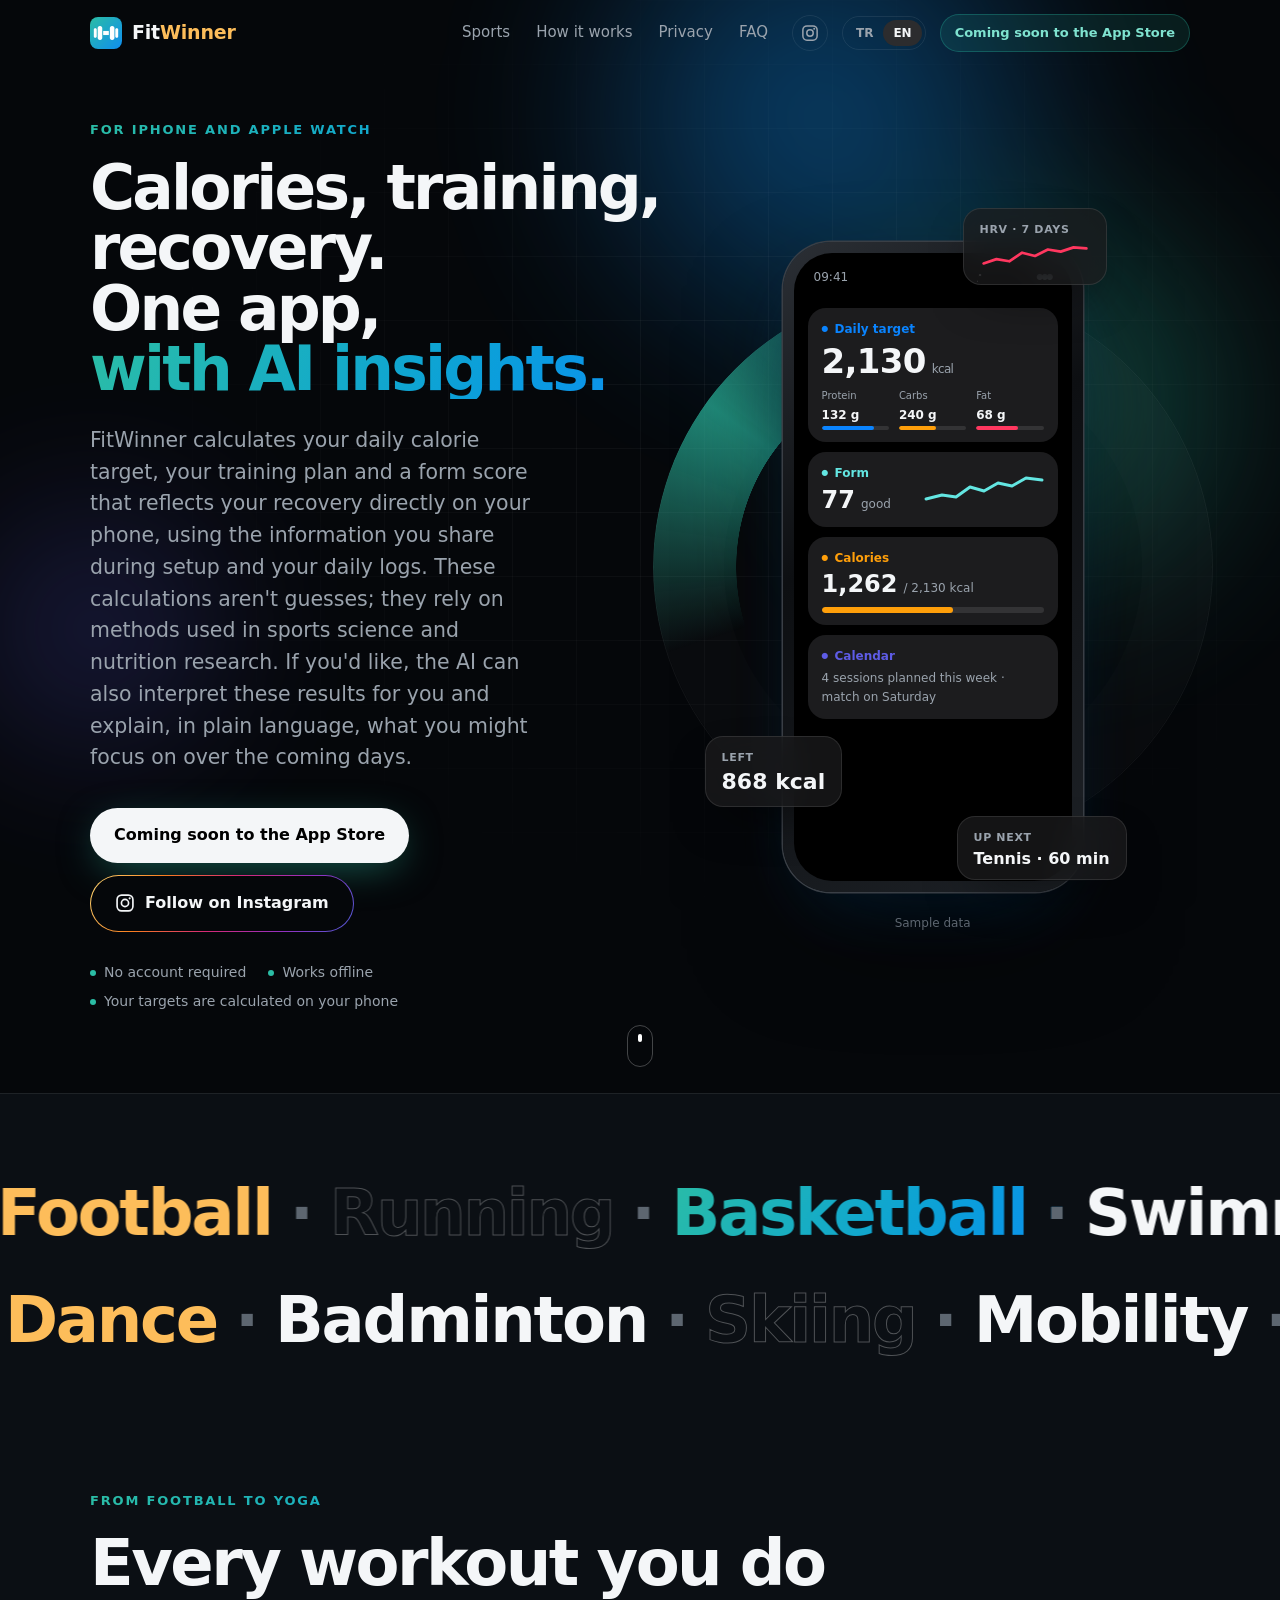
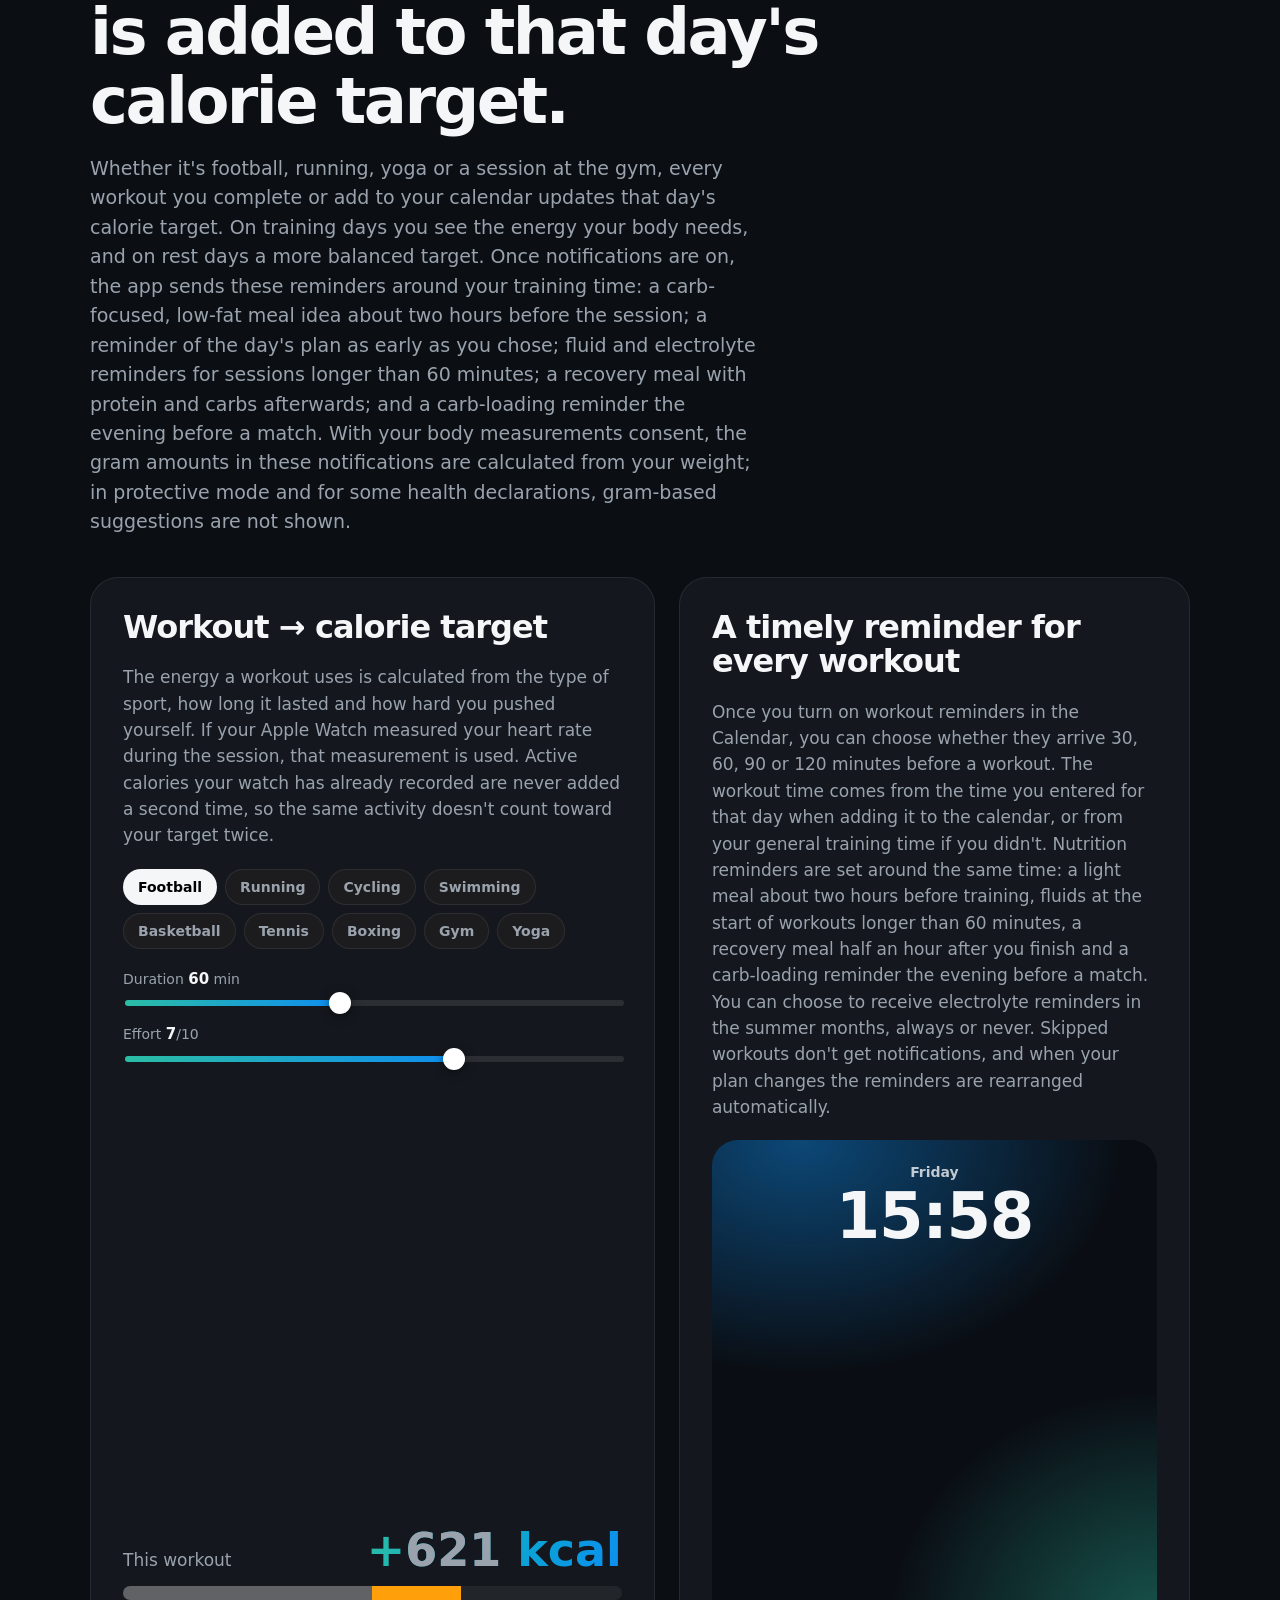
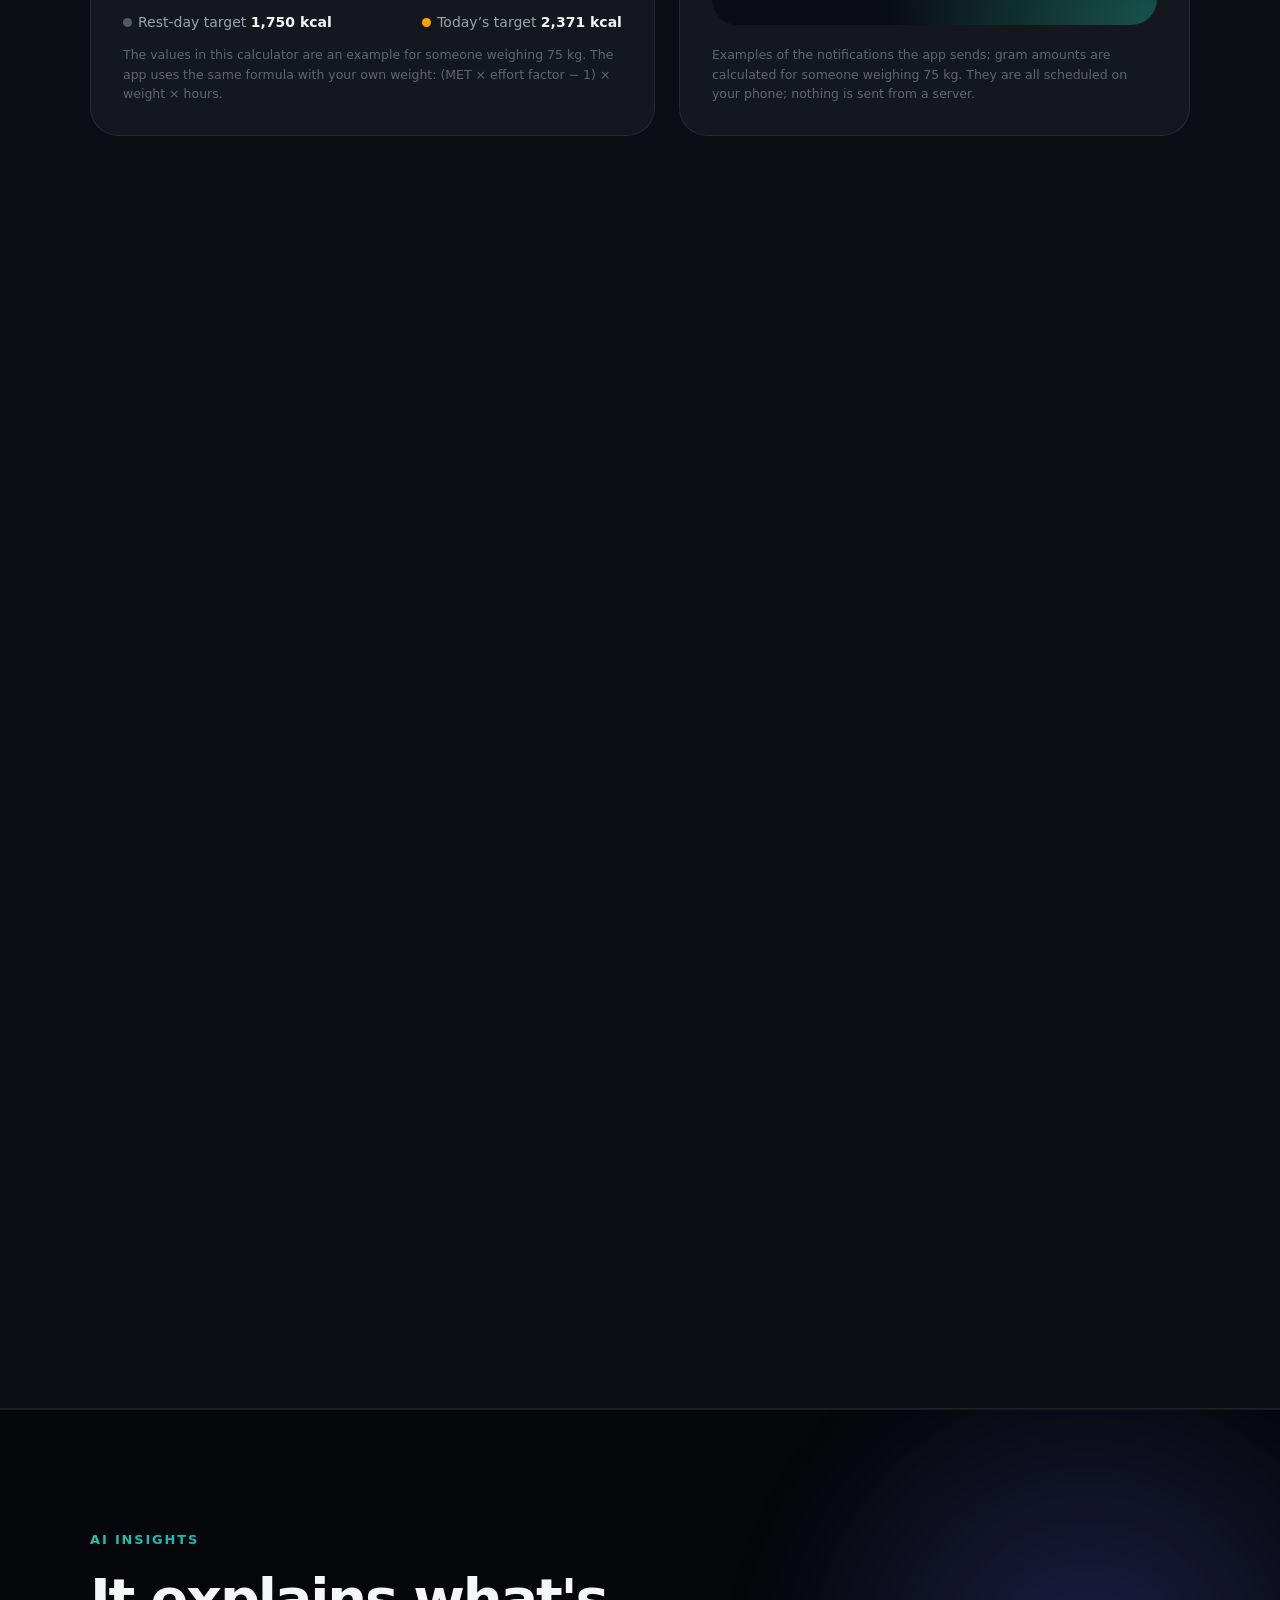
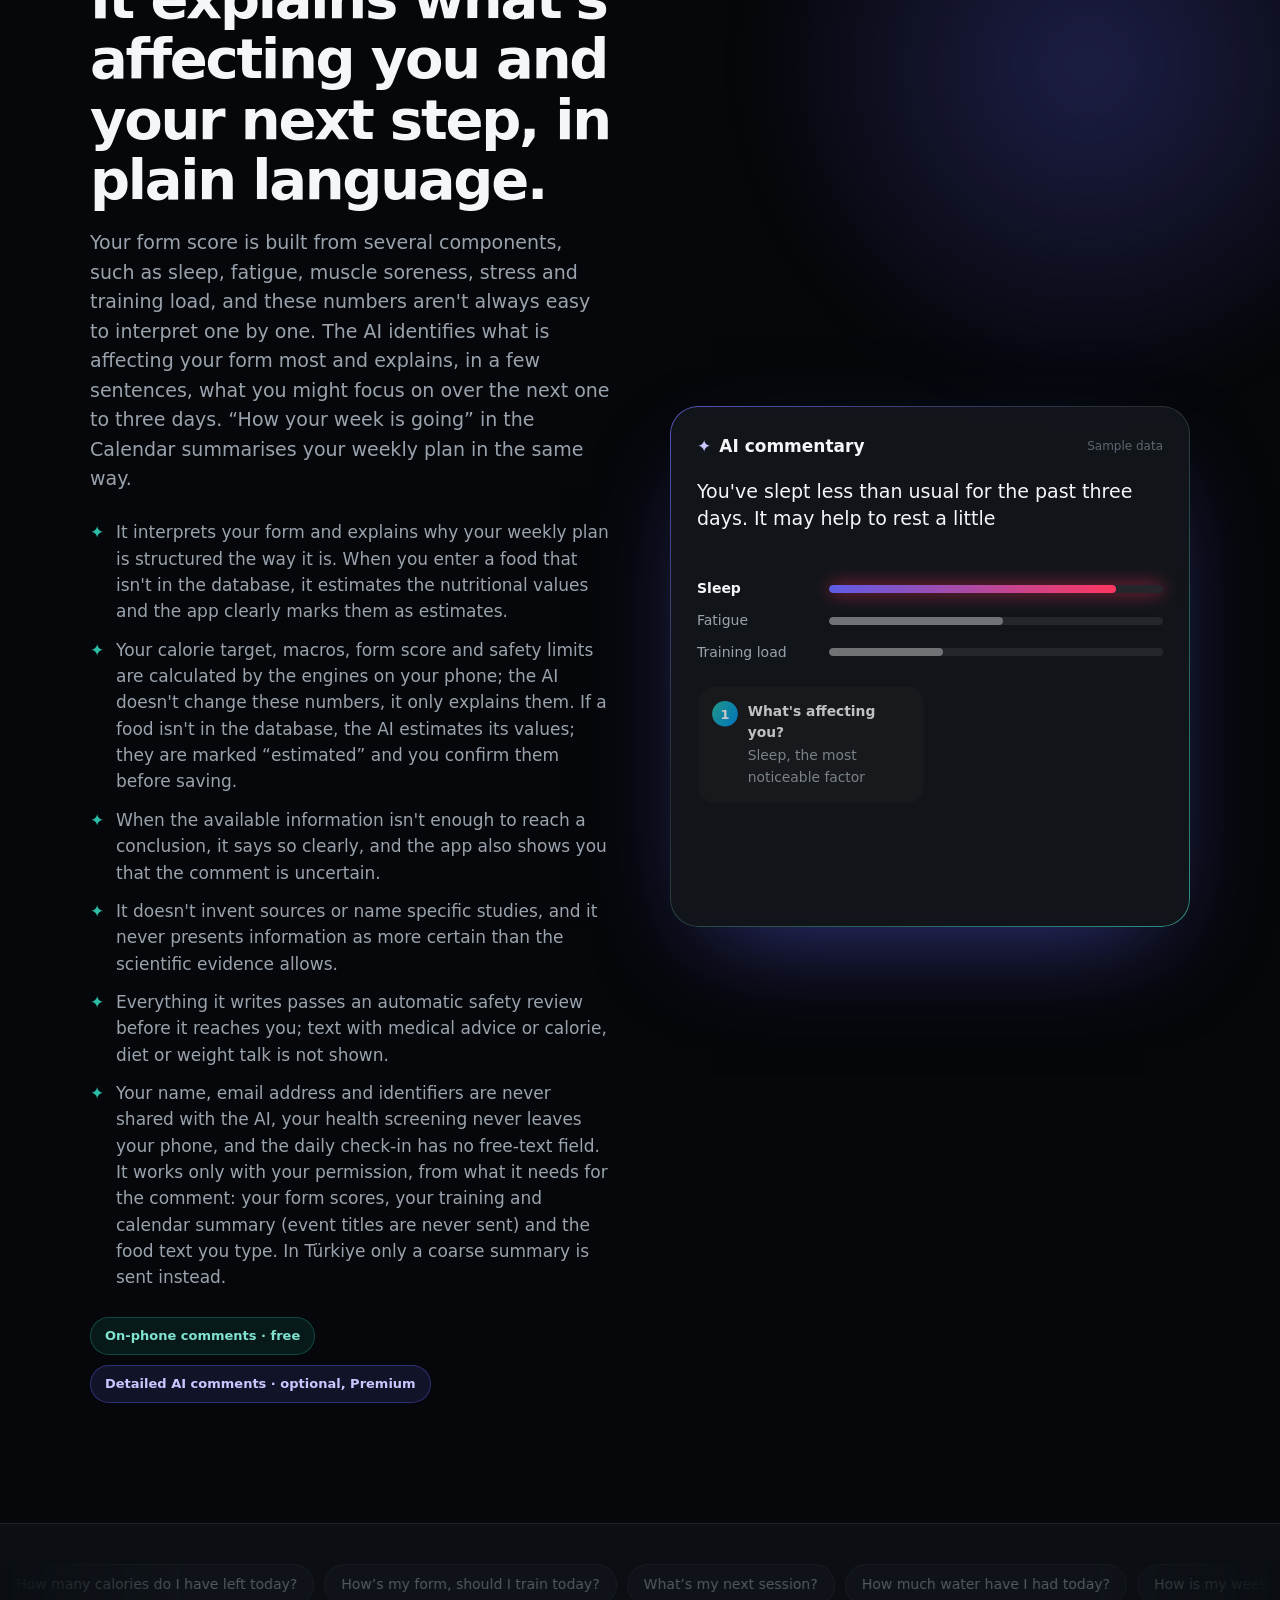
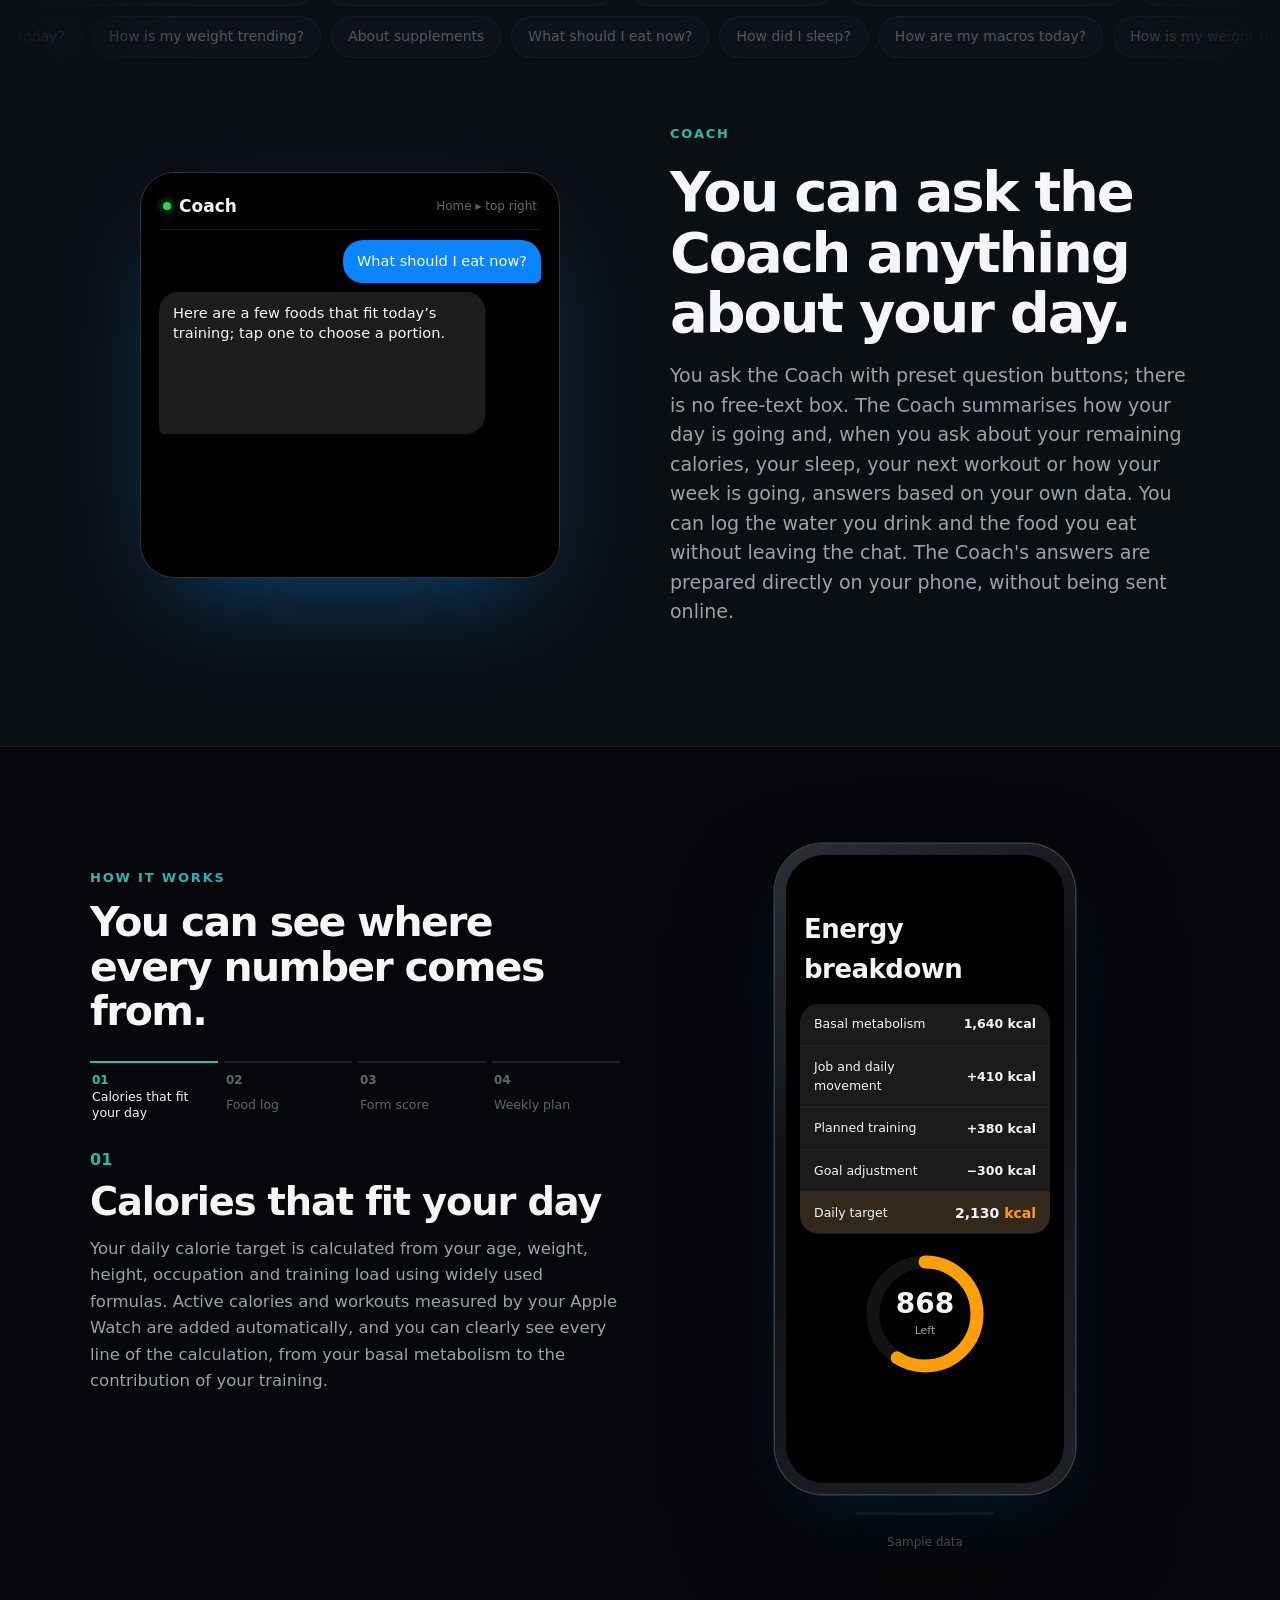
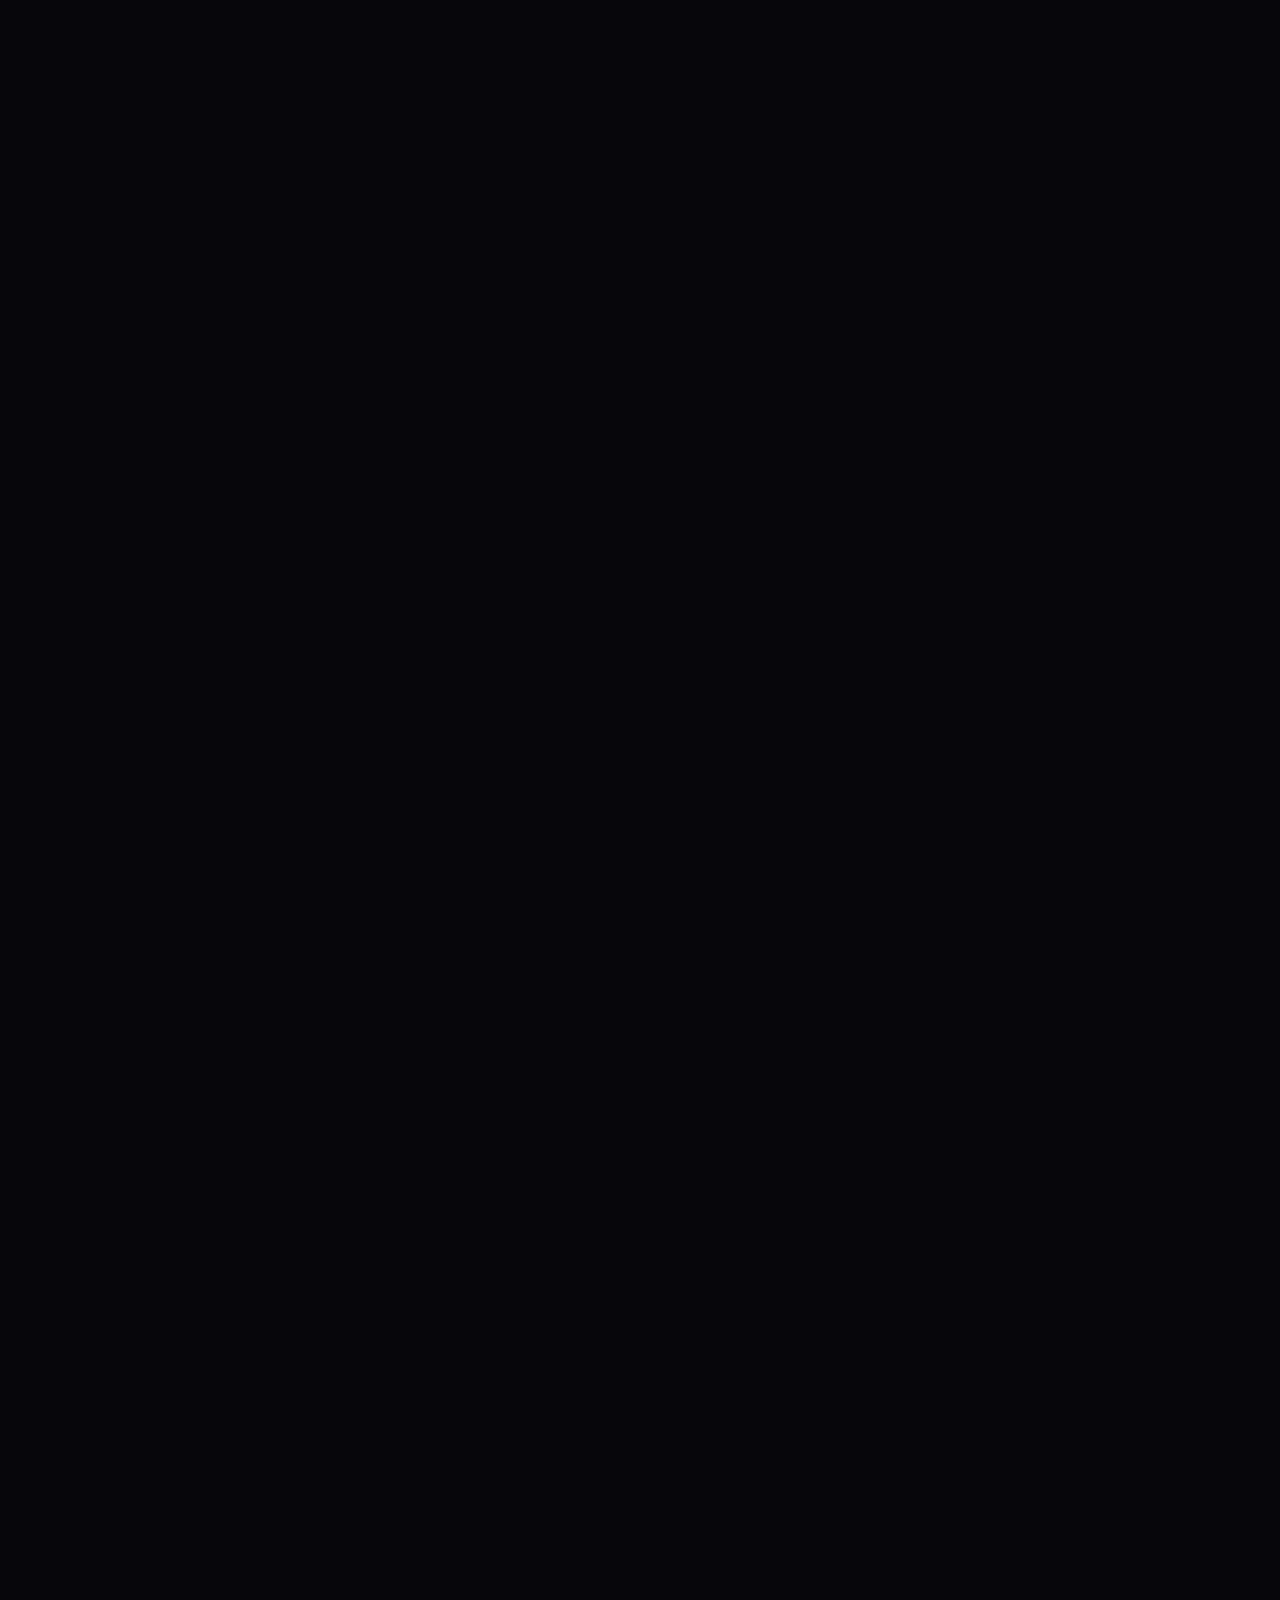
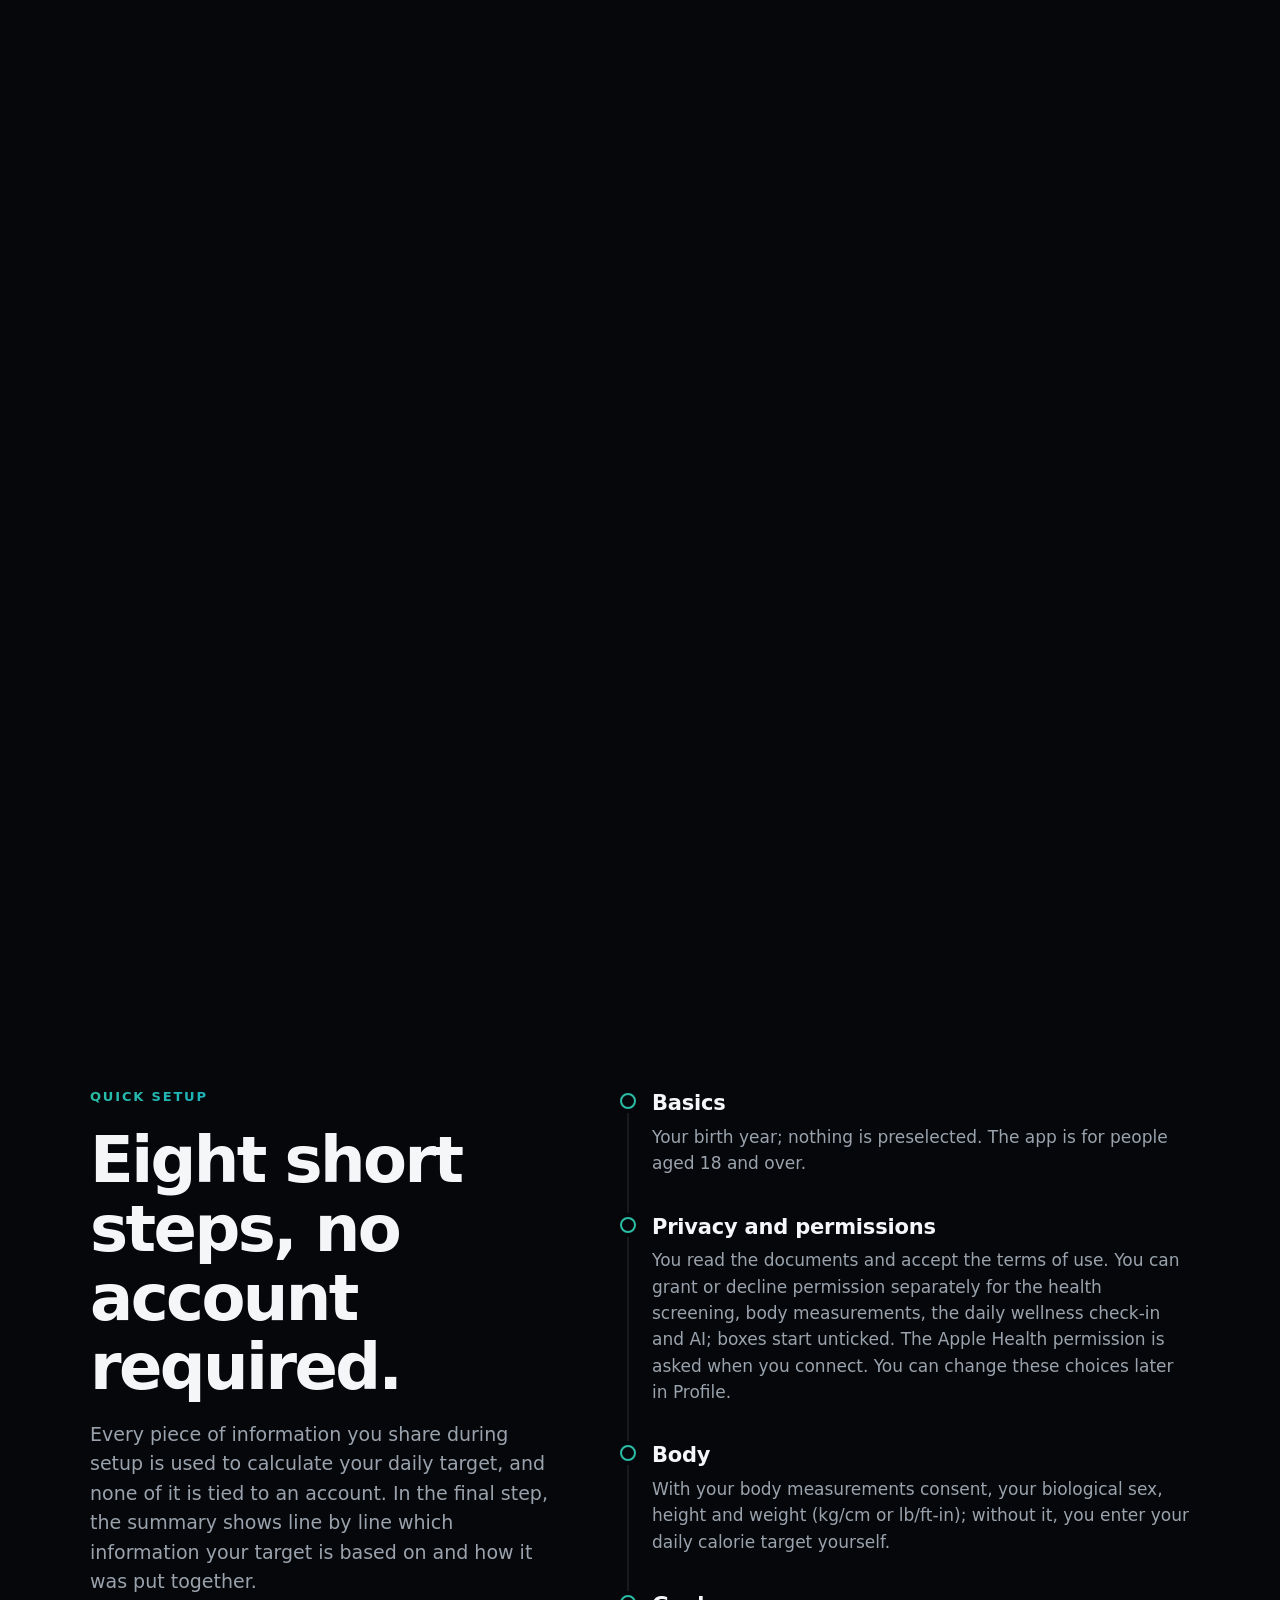
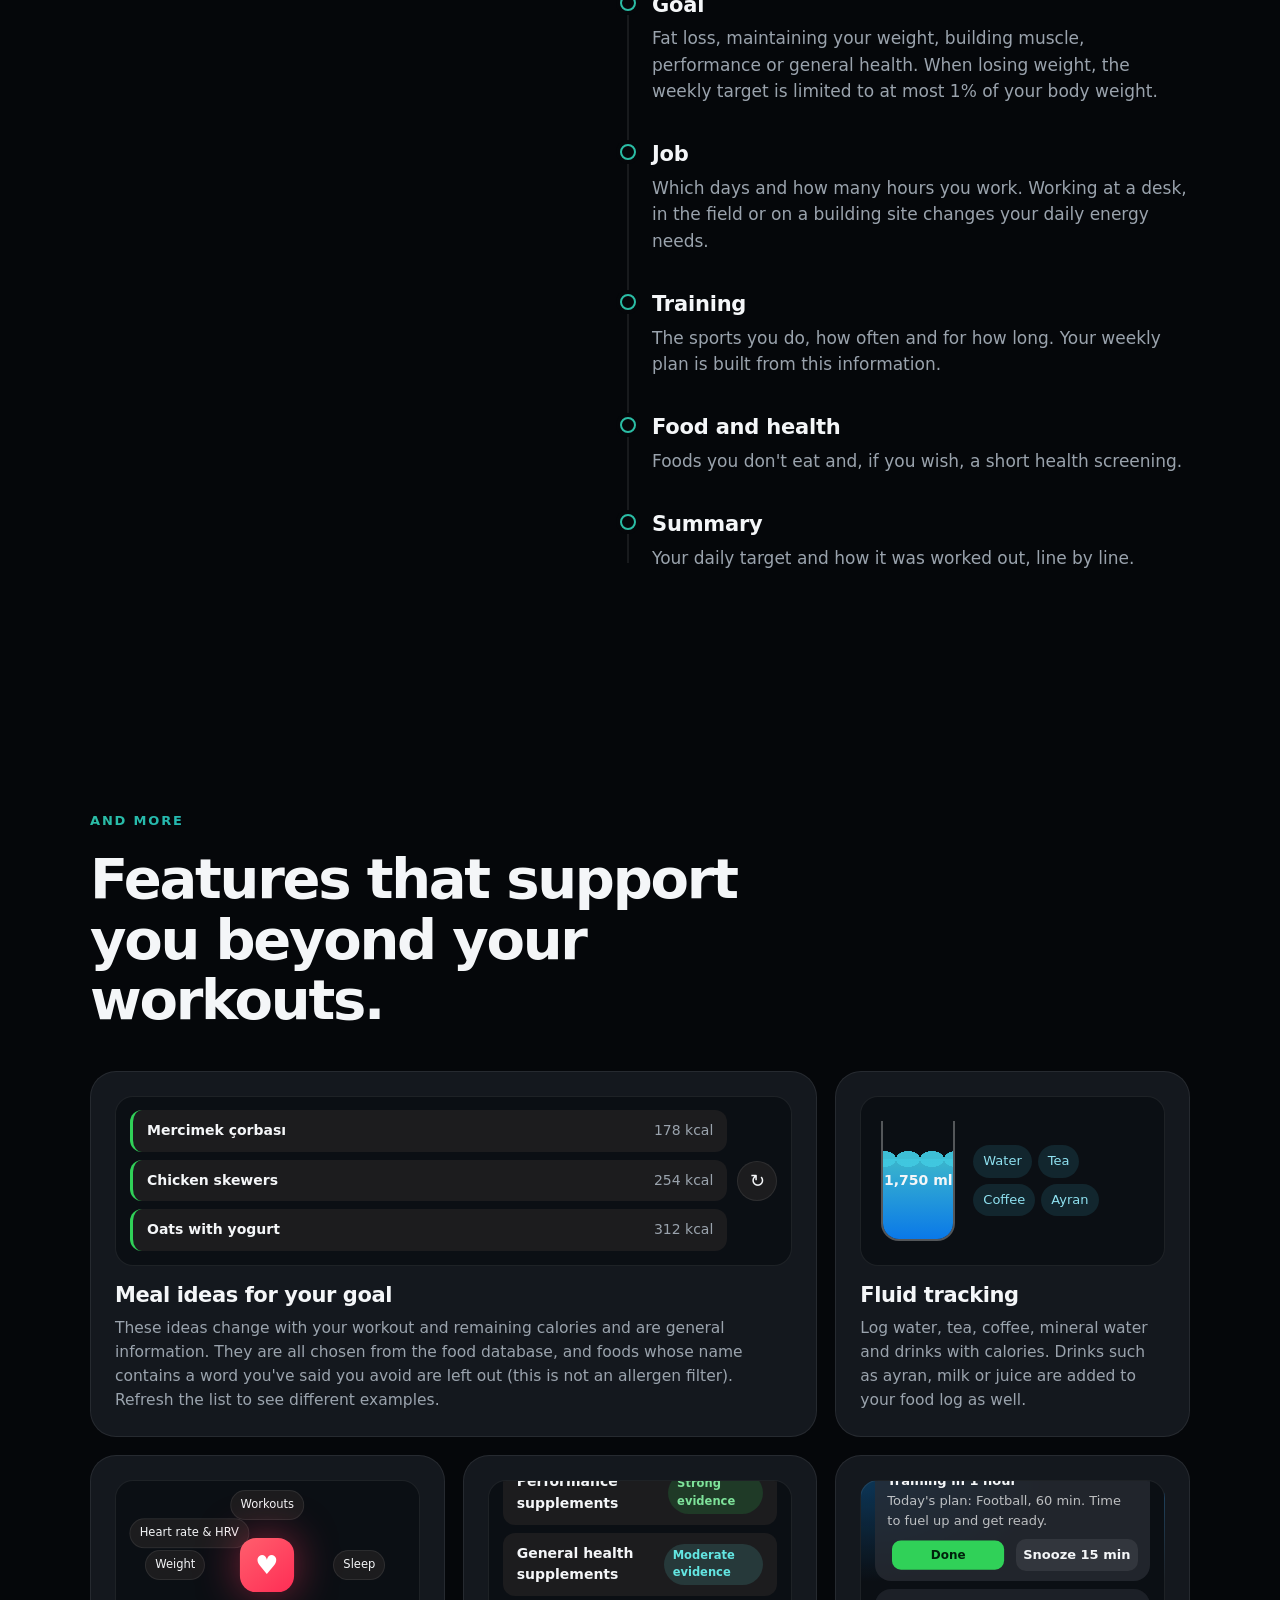
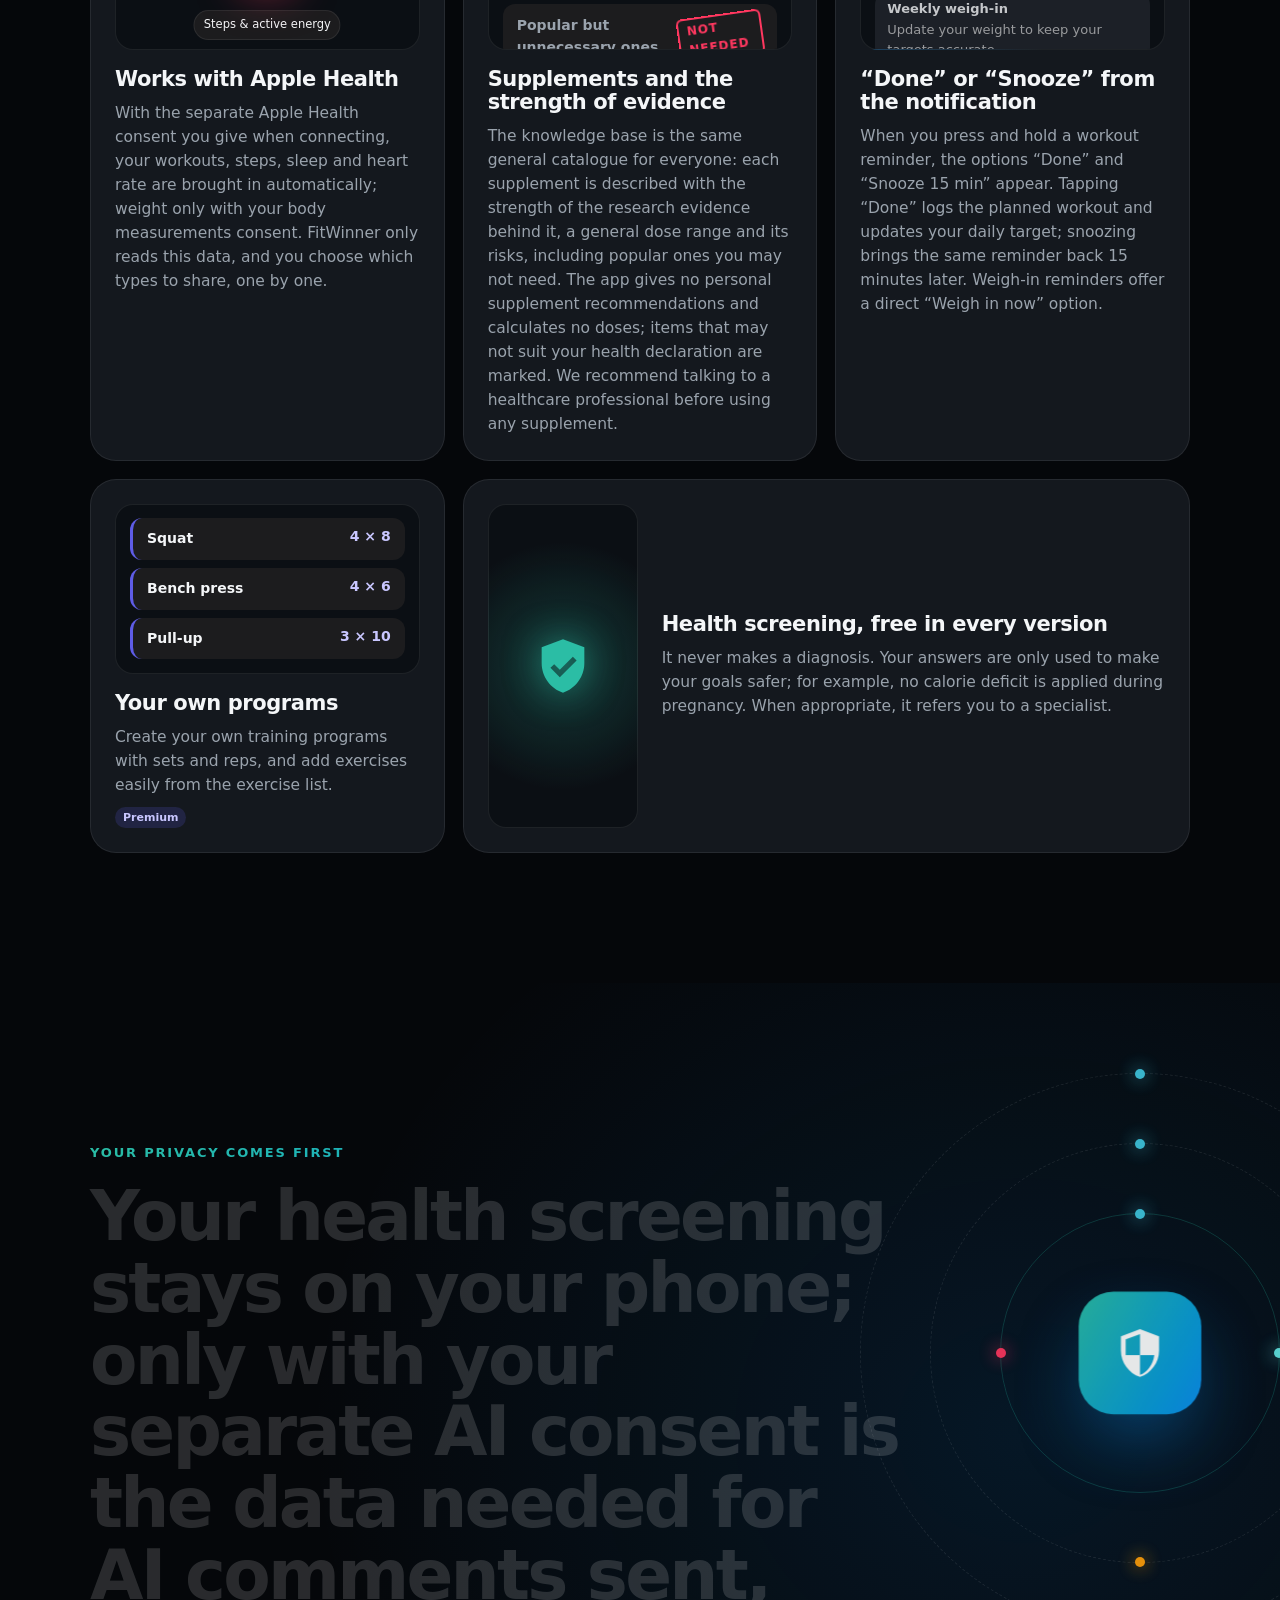
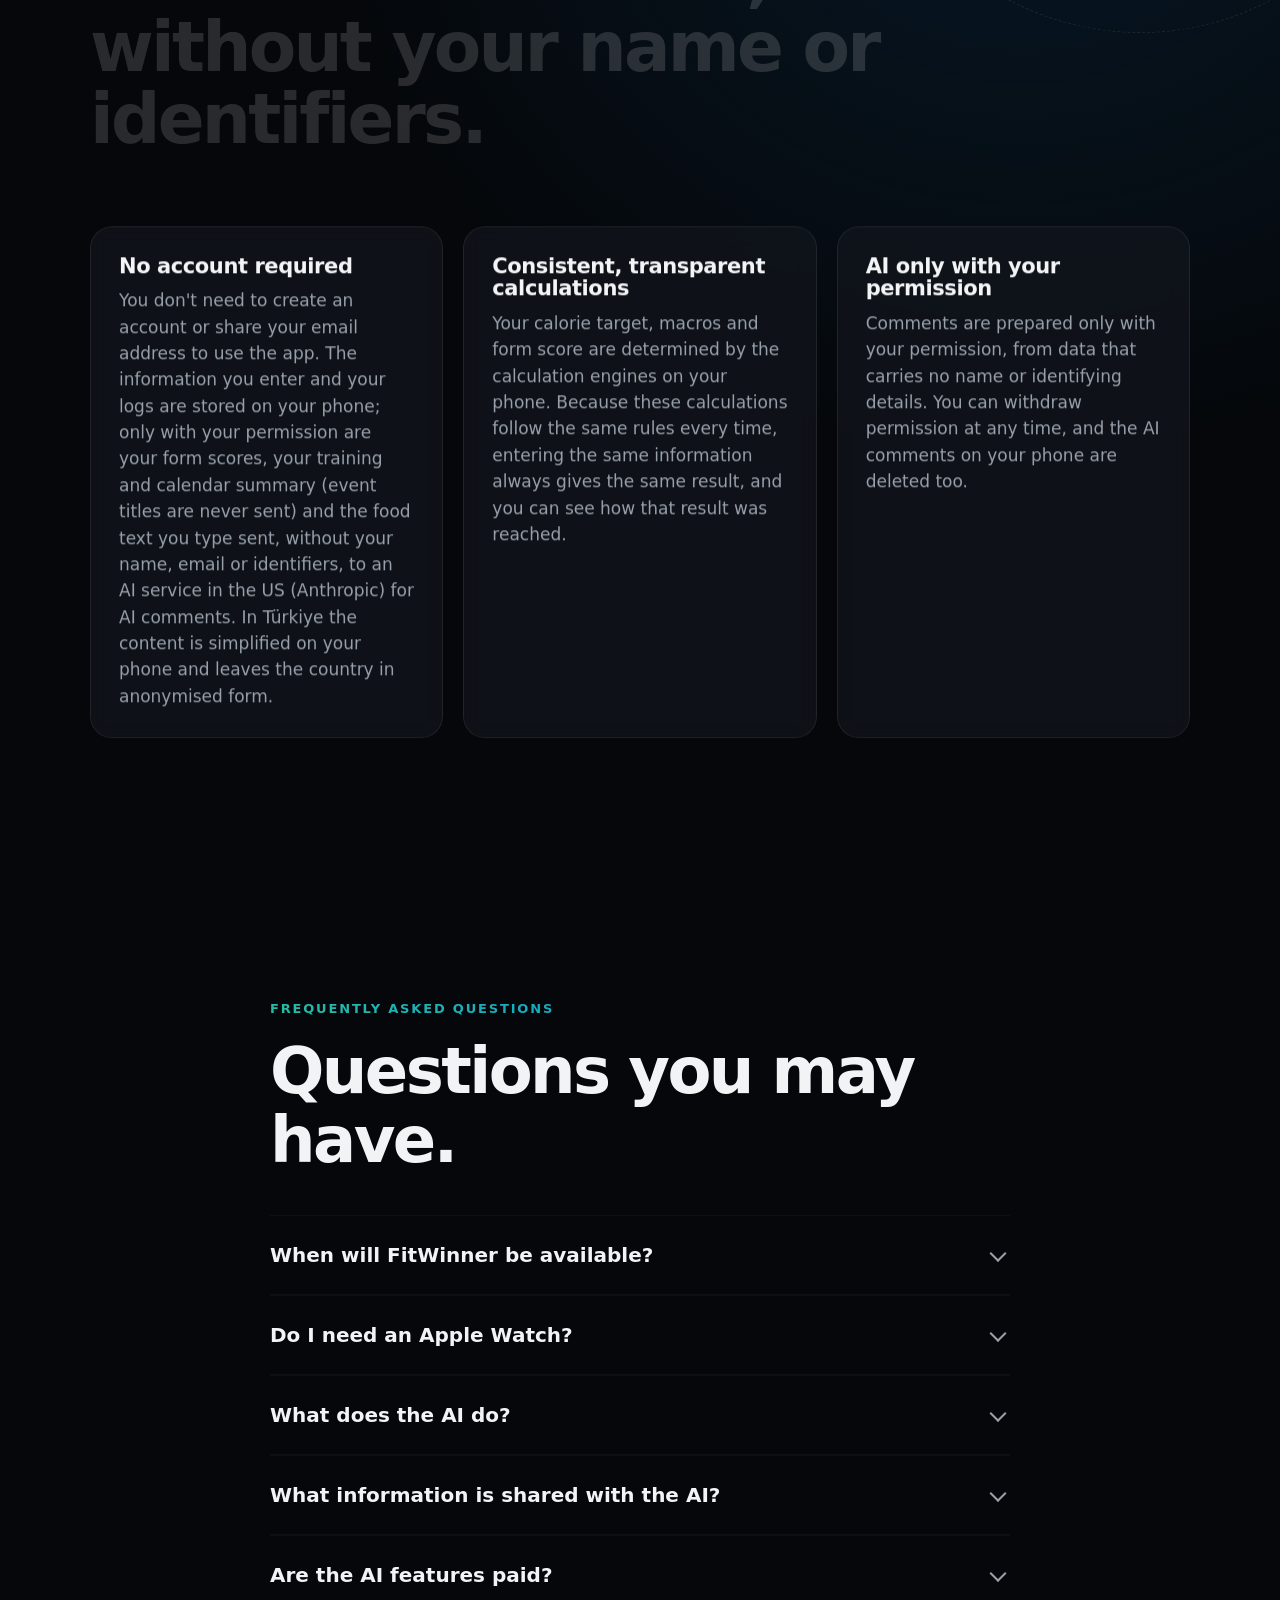
<file: en/index.html>
<!doctype html>
<html lang="en" data-lang="en">
<head>
<meta charset="utf-8">
<meta name="viewport" content="width=device-width, initial-scale=1, viewport-fit=cover">
<title>FitWinner: Calorie tracking, training and recovery</title>
<meta name="description" content="FitWinner works out your daily calorie target, training plan and form score on your phone, from your own data. For iPhone and Apple Watch. Coming soon.">
<meta name="facebook-domain-verification" content="930jipj8jtr2wrgf02z30uzrozu786" />
<meta name="theme-color" content="#05070a">
<meta name="color-scheme" content="dark">
<link rel="canonical" href="https://fitwinner.app/en/">
<link rel="alternate" hreflang="tr" href="https://fitwinner.app/">
<link rel="alternate" hreflang="en" href="https://fitwinner.app/en/">
<link rel="alternate" hreflang="x-default" href="https://fitwinner.app/">
<link rel="icon" type="image/png" href="../assets/img/favicon-64.png?v=y2">
<link rel="apple-touch-icon" href="../assets/img/apple-touch-icon.png?v=y2">
<meta property="og:type" content="website">
<meta property="og:site_name" content="FitWinner">
<meta property="og:locale" content="en_US">
<meta property="og:locale:alternate" content="tr_TR">
<meta property="og:url" content="https://fitwinner.app/en/">
<meta property="og:title" content="FitWinner: Calorie tracking, training and recovery">
<meta property="og:description" content="Your daily calorie target, training plan and form score are calculated right on your phone, based on what you share during setup and your daily logs. If you'd like, the AI interprets the results for you in plain language.">
<meta property="og:image" content="https://fitwinner.app/assets/img/og-en-1200x630-d.jpg">
<meta property="og:image:secure_url" content="https://fitwinner.app/assets/img/og-en-1200x630-d.jpg">
<meta property="og:image:type" content="image/jpeg">
<meta property="og:image:width" content="1200">
<meta property="og:image:height" content="630">
<meta property="og:image:alt" content="FitWinner: Calories, training and recovery. In one place. A phone showing the daily calorie target, form score and calories cards.">
<meta name="twitter:card" content="summary_large_image">
<meta name="twitter:title" content="FitWinner: Calorie tracking, training and recovery">
<meta name="twitter:description" content="Your daily calorie target, training plan and form score are calculated right on your phone, based on what you share during setup and your daily logs. If you'd like, the AI interprets the results for you in plain language.">
<meta name="twitter:image" content="https://fitwinner.app/assets/img/og-en-1200x630-d.jpg">
<link rel="stylesheet" href="../assets/css/site.css?v=20261122a">
<script>if(!document.documentElement.dataset.lang&&/[?&]lang=en(&|$)/.test(location.search))location.replace('/en/'+location.hash);document.documentElement.classList.add('js')</script>
<script src="../assets/vendor/gsap.min.js" defer></script>
<script src="../assets/vendor/ScrollTrigger.min.js" defer></script>
<script src="../assets/js/i18n.js?v=20261122a" defer></script>
<script src="../assets/js/site.js?v=20261122a" defer></script>
<script type="application/ld+json" id="ld">{"@context":"https://schema.org","@graph":[{"@type":"Organization","@id":"https://fitwinner.app/#org","name":"EK Digital Technologies OÜ","email":"info@ekdigital.tech"},{"@type":"WebSite","@id":"https://fitwinner.app/#website","url":"https://fitwinner.app/","name":"FitWinner","inLanguage":["tr","en"],"publisher":{"@id":"https://fitwinner.app/#org"}},{"@type":"MobileApplication","@id":"https://fitwinner.app/#app","name":"FitWinner","url":"https://fitwinner.app/en/","description":"FitWinner works out your daily calorie target, training plan and form score on your phone, from your own data. For iPhone and Apple Watch. Coming soon.","operatingSystem":"iOS","applicationCategory":"HealthApplication","availableOnDevice":["iPhone","Apple Watch"],"image":"https://fitwinner.app/assets/img/icon-512.png","sameAs":["https://www.instagram.com/fitwinner.app/"],"offers":{"@type":"Offer","price":"0","priceCurrency":"USD"},"publisher":{"@id":"https://fitwinner.app/#org"}},{"@type":"WebPage","@id":"https://fitwinner.app/en/#page","url":"https://fitwinner.app/en/","name":"FitWinner: Calorie tracking, training and recovery","inLanguage":"en","isPartOf":{"@id":"https://fitwinner.app/#website"},"about":{"@id":"https://fitwinner.app/#app"}},{"@type":"FAQPage","@id":"https://fitwinner.app/en/#faq","inLanguage":"en","isPartOf":{"@id":"https://fitwinner.app/en/#page"},"mainEntity":[{"@type":"Question","name":"When will FitWinner be available?","acceptedAnswer":{"@type":"Answer","text":"FitWinner is currently in closed beta. We'll announce it on this page when it becomes available on the App Store."}},{"@type":"Question","name":"Do I need an Apple Watch?","acceptedAnswer":{"@type":"Answer","text":"No, it isn't required. Calorie tracking, food logging and your training plan all work without one. If you connect Apple Health with its separate consent, your resting heart rate, HRV and sleep are included in your form score."}},{"@type":"Question","name":"What does the AI do?","acceptedAnswer":{"@type":"Answer","text":"Only with your permission, it interprets your form score and plan in short notes and estimates the values of foods that aren't in the database, marking them “estimated”. The AI doesn't calculate your calorie target, macros or form score; those come from calculations on your phone."}},{"@type":"Question","name":"What information is shared with the AI?","acceptedAnswer":{"@type":"Answer","text":"Your name, email address and account details are never shared, and the app doesn't use accounts at all. Your health screening is not sent either; the check-in and the Coach have no free-text field. With your permission, your form scores, your training and calendar summary (event titles are never sent) and the food text you type are sent for the comment; in Türkiye only a coarse summary. If you withdraw permission, the AI comments on your phone are deleted too."}},{"@type":"Question","name":"Are the AI features paid?","acceptedAnswer":{"@type":"Answer","text":"Comments prepared on your phone are free. Detailed AI comments, plan explanations and food estimates are part of Premium, and all of them are optional."}},{"@type":"Question","name":"Does it give medical advice?","acceptedAnswer":{"@type":"Answer","text":"No. FitWinner is for people aged 18 and over. It isn't a medical device; it doesn't diagnose or recommend treatment. If you have a health condition, we recommend discussing your goals with your doctor."}},{"@type":"Question","name":"Which languages are available?","acceptedAnswer":{"@type":"Answer","text":"The app is available in 12 languages: Turkish, English, German, French, Dutch, Spanish, Italian, Portuguese, Polish, Greek, Czech and Estonian. This site is currently available in Turkish and English."}}]}]}</script>
</head>
<body>
<a class="skip" href="#main" data-i18n="skip">Skip to content</a>

<header class="nav" id="top">
  <div class="nav-inner">
    <a class="brand" href="#top" aria-label="FitWinner">
      <img class="brand-mark" src="../assets/img/favicon-64.png?v=y2" width="32" height="32" alt="">
      <span>Fit<b>Winner</b></span>
    </a>
    <nav class="nav-links" aria-label="Sayfa">
      <a href="#sports" data-i18n="nav.sports">Sports</a>
      <a href="#how" data-i18n="nav.how">How it works</a>
      <a href="#privacy" data-i18n="nav.privacy">Privacy</a>
      <a href="#faq" data-i18n="nav.faq">FAQ</a>
    </nav>
    <div class="nav-end">
      <a class="ig" href="https://www.instagram.com/fitwinner.app/" target="_blank" rel="noopener" aria-label="Instagram: @fitwinner.app"><svg viewBox="0 0 24 24" aria-hidden="true"><rect x="2.5" y="2.5" width="19" height="19" rx="5.5" fill="none" stroke="currentColor" stroke-width="2"/><circle cx="12" cy="12" r="4.3" fill="none" stroke="currentColor" stroke-width="2"/><circle cx="17.6" cy="6.4" r="1.3" fill="currentColor"/></svg></a>
      <div class="lang" role="group" aria-label="Dil / Language">
        <button type="button" data-lang="tr" aria-pressed="true">TR</button>
        <button type="button" data-lang="en" aria-pressed="false">EN</button>
      </div>
      <span class="pill pill-soon" data-i18n="soon">Coming soon to the App Store</span>
    </div>
  </div>
</header>

<main id="main">

<!-- HERO -->
<section class="hero" aria-labelledby="hero-title">
  <div class="aurora" aria-hidden="true"><i class="a1"></i><i class="a2"></i><i class="a3"></i></div>
  <div class="grid-bg" aria-hidden="true"></div>
  <div class="wrap hero-inner">
    <div class="hero-copy">
      <p class="eyebrow" data-anim="intro" data-i18n="hero.eyebrow">For iPhone and Apple Watch</p>
      <h1 id="hero-title" class="hero-title" data-anim="intro">
        <span class="line" data-i18n="hero.t1">Calories, training,</span>
        <span class="line" data-i18n="hero.t2">recovery.</span>
        <span class="line" data-i18n="hero.t3">One app,</span>
        <span class="line grad" data-i18n="hero.t4">with AI insights.</span>
      </h1>
      <p class="lede" data-anim="intro" data-i18n="hero.lede">FitWinner calculates your daily calorie target, your training plan and a form score that reflects your recovery directly on your phone, using the information you share during setup and your daily logs. These calculations aren't guesses; they rely on methods used in sports science and nutrition research. If you'd like, the AI can also interpret these results for you and explain, in plain language, what you might focus on over the coming days.</p>
      <div class="hero-cta" data-anim="intro">
        <span class="btn btn-primary" aria-disabled="true">
          <span data-i18n="soon">Coming soon to the App Store</span>
        </span>
        <a class="btn btn-ig" href="https://www.instagram.com/fitwinner.app/" target="_blank" rel="noopener"><svg viewBox="0 0 24 24" aria-hidden="true"><rect x="2.5" y="2.5" width="19" height="19" rx="5.5" fill="none" stroke="currentColor" stroke-width="2"/><circle cx="12" cy="12" r="4.3" fill="none" stroke="currentColor" stroke-width="2"/><circle cx="17.6" cy="6.4" r="1.3" fill="currentColor"/></svg><span data-i18n="igbtn">Follow on Instagram</span></a>
      </div>
      <ul class="hero-facts" data-anim="intro">
        <li data-i18n="hero.f1">No account required</li>
        <li data-i18n="hero.f2">Works offline</li>
        <li data-i18n="hero.f3">Your targets are calculated on your phone</li>
      </ul>
    </div>

    <div class="hero-stage" aria-hidden="true">
      <div class="stage-tilt">
        <div class="ring-deco" data-depth="-0.15"></div>
        <div class="phone hero-phone" data-depth="0.08">
          <div class="phone-notch"></div>
          <div class="phone-screen">
            <div class="scr scr-home">
              <div class="scr-top"><span>09:41</span><b>FitWinner</b><span class="dots">●●●</span></div>
              <div class="w">
                <div class="w-h" style="--c:var(--blue)"><span class="ico">●</span><span data-i18n="m.target">Daily target</span></div>
                <div class="big"><span data-count="2130" data-format="int">2,130</span><small>kcal</small></div>
                <div class="macros">
                  <div><span data-i18n="m.protein">Protein</span><b>132 g</b><i style="--w:78%;--c:var(--blue)"></i></div>
                  <div><span data-i18n="m.carbs">Carbs</span><b>240 g</b><i style="--w:55%;--c:var(--orange)"></i></div>
                  <div><span data-i18n="m.fat">Fat</span><b>68 g</b><i style="--w:62%;--c:var(--pink)"></i></div>
                </div>
              </div>
              <div class="w w-row">
                <div>
                  <div class="w-h" style="--c:var(--mint)"><span class="ico">●</span><span data-i18n="m.form">Form</span></div>
                  <div class="mid"><span data-count="77" data-format="int">77</span><small data-i18n="m.good">good</small></div>
                </div>
                <svg class="spark" viewBox="0 0 120 40"><path d="M2 30 L18 26 L32 28 L46 18 L60 22 L74 14 L88 17 L102 9 L118 11" fill="none" stroke="var(--mint)" stroke-width="3" stroke-linecap="round" stroke-linejoin="round" pathLength="1"/></svg>
              </div>
              <div class="w">
                <div class="w-h" style="--c:var(--orange)"><span class="ico">●</span><span data-i18n="m.calories">Calories</span></div>
                <div class="mid"><span data-count="1262" data-format="int">1,262</span><small>/ <span data-count="2130" data-static>2,130</span> kcal</small></div>
                <div class="bar"><i style="--w:59%;--c:var(--orange)"></i></div>
              </div>
              <div class="w">
                <div class="w-h" style="--c:var(--indigo)"><span class="ico">●</span><span data-i18n="m.calendar">Calendar</span></div>
                <p class="w-p" data-i18n="m.week">4 sessions planned this week · match on Saturday</p>
              </div>
            </div>
          </div>
        </div>
        <div class="float-card fc-1" data-depth="0.35">
          <span class="fc-k" data-i18n="fc.left">Left</span>
          <span class="fc-v"><span data-count="868" data-format="int">868</span> kcal</span>
        </div>
        <div class="float-card fc-2" data-depth="0.55">
          <span class="fc-k" data-i18n="fc.hrv">HRV · 7 days</span>
          <svg viewBox="0 0 100 28" class="fc-spark"><path d="M2 20 L14 16 L26 18 L38 10 L50 13 L62 7 L74 9 L86 5 L98 6" fill="none" stroke="var(--pink)" stroke-width="2.5" stroke-linecap="round" stroke-linejoin="round"/></svg>
        </div>
        <div class="float-card fc-3" data-depth="0.25">
          <span class="fc-k" data-i18n="fc.next">Up next</span>
          <span class="fc-v small" data-i18n="fc.session">Tennis · 60 min</span>
        </div>
      </div>
      <p class="stage-note" data-i18n="hero.sample">Sample data</p>
    </div>
  </div>
  <a class="scroll-cue" href="#how" aria-hidden="true" tabindex="-1"><span></span></a>
</section>

<!-- SPORTS: marquee + per-session energy + per-session notifications -->
<section class="sports" id="sports" aria-labelledby="sports-title">
  <div class="marquee" aria-hidden="true">
    <div class="mq-row" data-dir="-1">
      <div class="mq-track">
        <span class="c-y" data-i18n="sp.football">Football</span><span class="c-o" data-i18n="sp.running">Running</span><span class="c-g" data-i18n="sp.basketball">Basketball</span><span class="c-w" data-i18n="sp.swimming">Swimming</span><span class="c-o" data-i18n="sp.tennis">Tennis</span><span class="c-y" data-i18n="sp.cycling">Cycling</span><span class="c-g" data-i18n="sp.boxing">Boxing</span><span class="c-o" data-i18n="sp.volleyball">Volleyball</span><span class="c-w" data-i18n="sp.crossfit">CrossFit</span><span class="c-y" data-i18n="sp.handball">Handball</span><span class="c-g" data-i18n="sp.climbing">Climbing</span>
      </div>
    </div>
    <div class="mq-row alt" data-dir="1">
      <div class="mq-track">
        <span class="c-g" data-i18n="sp.fitness">Gym</span><span class="c-y" data-i18n="sp.yoga">Yoga</span><span class="c-o" data-i18n="sp.hiit">HIIT</span><span class="c-w" data-i18n="sp.rowing">Rowing</span><span class="c-y" data-i18n="sp.pilates">Pilates</span><span class="c-o" data-i18n="sp.martial">Martial arts</span><span class="c-g" data-i18n="sp.hiking">Hiking</span><span class="c-y" data-i18n="sp.dance">Dance</span><span class="c-w" data-i18n="sp.badminton">Badminton</span><span class="c-o" data-i18n="sp.skiing">Skiing</span><span class="c-w" data-i18n="sp.mobility">Mobility</span>
      </div>
    </div>
  </div>

  <div class="wrap">
    <header class="sec-head sports-head" data-reveal>
      <p class="eyebrow" data-i18n="sx.eyebrow">From football to yoga</p>
      <h2 id="sports-title" data-i18n="sx.title">Every workout you do is added to that day's calorie target.</h2>
      <p class="sec-lede" data-i18n="sx.lede">Whether it's football, running, yoga or a session at the gym, every workout you complete or add to your calendar updates that day's calorie target. On training days you see the energy your body needs, and on rest days a more balanced target. Once notifications are on, the app sends these reminders around your training time: a carb-focused, low-fat meal idea about two hours before the session; a reminder of the day's plan as early as you chose; fluid and electrolyte reminders for sessions longer than 60 minutes; a recovery meal with protein and carbs afterwards; and a carb-loading reminder the evening before a match. With your body measurements consent, the gram amounts in these notifications are calculated from your weight; in protective mode and for some health declarations, gram-based suggestions are not shown.</p>
    </header>

    <div class="sx-grid">
      <!-- energy calculator -->
      <div class="sx-card calc" data-reveal>
        <h3 data-i18n="cx.t">Workout → calorie target</h3>
        <p class="sx-p" data-i18n="cx.p">The energy a workout uses is calculated from the type of sport, how long it lasted and how hard you pushed yourself. If your Apple Watch measured your heart rate during the session, that measurement is used. Active calories your watch has already recorded are never added a second time, so the same activity doesn't count toward your target twice.</p>

        <div class="chips" role="radiogroup" aria-label="Sport" data-i18n-attr="aria-label:cx.sport">
          <button type="button" role="radio" aria-checked="true" data-met="8" data-i18n="sp.football">Football</button>
          <button type="button" role="radio" aria-checked="false" data-met="9" data-i18n="sp.running">Running</button>
          <button type="button" role="radio" aria-checked="false" data-met="8" data-i18n="sp.cycling">Cycling</button>
          <button type="button" role="radio" aria-checked="false" data-met="8" data-i18n="sp.swimming">Swimming</button>
          <button type="button" role="radio" aria-checked="false" data-met="7.5" data-i18n="sp.basketball">Basketball</button>
          <button type="button" role="radio" aria-checked="false" data-met="8" data-i18n="sp.tennis">Tennis</button>
          <button type="button" role="radio" aria-checked="false" data-met="9" data-i18n="sp.boxing">Boxing</button>
          <button type="button" role="radio" aria-checked="false" data-met="5" data-i18n="sp.fitness">Gym</button>
          <button type="button" role="radio" aria-checked="false" data-met="3" data-i18n="sp.yoga">Yoga</button>
        </div>

        <div class="sliders">
          <label><span><span data-i18n="cx.dur">Duration</span> <output id="cx-dur-o">60</output> <span data-i18n="cx.min">min</span></span>
            <input id="cx-dur" type="range" min="15" max="120" step="15" value="60"></label>
          <label><span><span data-i18n="cx.rpe">Effort</span> <output id="cx-rpe-o">7</output>/10</span>
            <input id="cx-rpe" type="range" min="1" max="10" step="1" value="7"></label>
        </div>

        <div class="cx-out">
          <div class="cx-session"><span data-i18n="cx.session">This workout</span><b>+<span id="cx-kcal">621</span> kcal</b></div>
          <div class="cx-stack" aria-hidden="true"><i class="cx-base"></i><i class="cx-add"></i></div>
          <div class="cx-legend">
            <span><i class="dot base"></i><span data-i18n="cx.base">Rest-day target</span> <b><span id="cx-base">1.750</span> kcal</b></span>
            <span><i class="dot add"></i><span data-i18n="cx.today">Today’s target</span> <b><span id="cx-total">2.371</span> kcal</b></span>
          </div>
          <p class="cx-note" data-i18n="cx.note">The values in this calculator are an example for someone weighing 75 kg. The app uses the same formula with your own weight: (MET × effort factor − 1) × weight × hours.</p>
        </div>
      </div>

      <!-- notifications -->
      <div class="sx-card notif" data-reveal>
        <h3 data-i18n="nx.t">A timely reminder for every workout</h3>
        <p class="sx-p" data-i18n="nx.p">Once you turn on workout reminders in the Calendar, you can choose whether they arrive 30, 60, 90 or 120 minutes before a workout. The workout time comes from the time you entered for that day when adding it to the calendar, or from your general training time if you didn't. Nutrition reminders are set around the same time: a light meal about two hours before training, fluids at the start of workouts longer than 60 minutes, a recovery meal half an hour after you finish and a carb-loading reminder the evening before a match. You can choose to receive electrolyte reminders in the summer months, always or never. Skipped workouts don't get notifications, and when your plan changes the reminders are rearranged automatically.</p>

        <div class="lock" aria-hidden="true">
          <div class="lock-clock"><span class="lock-day" data-i18n="nx.day">Friday</span><b class="lock-time">19:30</b></div>
          <div class="nlist">
            <div class="n" data-t="19:30" style="--c:var(--mint)"><i class="n-ico"></i><div><p class="n-h"><b data-i18n="nx.4t">Recovery</b><time>19:30</time></p><p data-i18n="nx.4p">After your session: ~23 g protein + ~75 g carbs.</p></div></div>
            <div class="n" data-t="18:00" style="--c:var(--teal)"><i class="n-ico"></i><div><p class="n-h"><b data-i18n="nx.5t">Fluids &amp; electrolytes</b><time>18:00</time></p><p data-i18n="nx.5p">0.4–0.8 L fluid + sodium per hour; ~40 g/h carbs on long sessions.</p></div></div>
            <div class="n" data-t="17:00" style="--c:var(--blue)"><i class="n-ico"></i><div><p class="n-h"><b data-i18n="nx.3t">Training in 1 hour</b><time>17:00</time></p><p data-i18n="nx.3p">Today's plan: Tennis, 60 min. Time to fuel up and get ready.</p></div></div>
            <div class="n" data-t="16:00" style="--c:var(--orange)"><i class="n-ico"></i><div><p class="n-h"><b data-i18n="nx.1t">Pre-training meal</b><time>16:00</time></p><p data-i18n="nx.1p">A low-fat meal with ~113 g carbs about 2 hours before your session.</p></div></div>
          </div>
        </div>
        <p class="cx-note" data-i18n="nx.note">Examples of the notifications the app sends; gram amounts are calculated for someone weighing 75 kg. They are all scheduled on your phone; nothing is sent from a server.</p>
      </div>
    </div>
  </div>
</section>

<!-- AI COMMENTARY -->
<section class="ai" id="ai" aria-labelledby="ai-title">
  <div class="ai-glow" aria-hidden="true"></div>
  <div class="wrap ai-inner">
    <div class="ai-copy" data-reveal>
      <p class="eyebrow" data-i18n="ai.eyebrow">AI insights</p>
      <h2 id="ai-title" data-i18n="ai.title">It explains what's affecting you and your next step, in plain language.</h2>
      <p class="sec-lede" data-i18n="ai.lede">Your form score is built from several components, such as sleep, fatigue, muscle soreness, stress and training load, and these numbers aren't always easy to interpret one by one. The AI identifies what is affecting your form most and explains, in a few sentences, what you might focus on over the next one to three days. “How your week is going” in the Calendar summarises your weekly plan in the same way.</p>
      <ul class="ai-list">
        <li data-i18n="ai.l2">It interprets your form and explains why your weekly plan is structured the way it is. When you enter a food that isn't in the database, it estimates the nutritional values and the app clearly marks them as estimates.</li>
        <li data-i18n="ai.l1">Your calorie target, macros, form score and safety limits are calculated by the engines on your phone; the AI doesn't change these numbers, it only explains them. If a food isn't in the database, the AI estimates its values; they are marked “estimated” and you confirm them before saving.</li>
        <li data-i18n="ai.l4">When the available information isn't enough to reach a conclusion, it says so clearly, and the app also shows you that the comment is uncertain.</li>
        <li data-i18n="ai.l5">It doesn't invent sources or name specific studies, and it never presents information as more certain than the scientific evidence allows.</li>
        <li data-i18n="ai.l3">Everything it writes passes an automatic safety review before it reaches you; text with medical advice or calorie, diet or weight talk is not shown.</li>
        <li data-i18n="ai.l6">Your name, email address and identifiers are never shared with the AI, your health screening never leaves your phone, and the daily check-in has no free-text field. It works only with your permission, from what it needs for the comment: your form scores, your training and calendar summary (event titles are never sent) and the food text you type. In Türkiye only a coarse summary is sent instead.</li>
      </ul>
      <div class="ai-tiers">
        <span class="tier free" data-i18n="ai.free">On-phone comments · free</span>
        <span class="tier pro" data-i18n="ai.pro">Detailed AI comments · optional, Premium</span>
      </div>
    </div>

    <div class="ai-card" aria-hidden="true">
      <div class="ai-head"><span class="spark-ico">✦</span><b data-i18n="ai.card">AI commentary</b><em data-i18n="hero.sample">Sample data</em></div>
      <p class="ai-quote"><span class="typed-text" data-i18n="ai.sample">You've slept less than usual for the past three days. It may help to rest a little before adding more training.</span></p>
      <div class="drivers">
        <div class="drv hot"><span data-i18n="s3.c1">Sleep</span><i style="--w:86%"></i></div>
        <div class="drv"><span data-i18n="s3.c2">Fatigue</span><i style="--w:52%"></i></div>
        <div class="drv"><span data-i18n="ai.load">Training load</span><i style="--w:34%"></i></div>
      </div>
      <div class="ai-points">
        <div class="pt"><span class="pt-n">1</span><div><b data-i18n="ai.p1t">What's affecting you?</b><p data-i18n="ai.p1v">Sleep, the most noticeable factor</p></div></div>
        <div class="pt"><span class="pt-n">2</span><div><b data-i18n="ai.p2t">Your next step</b><p data-i18n="ai.p2v">Next 1–3 days: mobility and lighter training</p></div></div>
      </div>
      <div class="ai-week">
        <b data-i18n="ai.week">How your week is going</b>
        <p data-i18n="ai.weekSample">This week has 3 workouts and 1 light day; the load eases before Saturday's match.</p>
      </div>
    </div>
  </div>
</section>

<!-- COACH -->
<section class="coach" id="coach" aria-labelledby="coach-title">
  <div class="chip-rain" aria-hidden="true">
    <div class="cr-row" data-dir="-1"><div class="cr-track">
      <span data-i18n="ch.1">How many calories do I have left today?</span><span data-i18n="ch.2">How’s my form, should I train today?</span><span data-i18n="ch.3">What’s my next session?</span><span data-i18n="ch.4">How much water have I had today?</span><span data-i18n="ch.5">How is my week going?</span>
    </div></div>
    <div class="cr-row" data-dir="1"><div class="cr-track">
      <span data-i18n="ch.6">What should I eat now?</span><span data-i18n="ch.7">How did I sleep?</span><span data-i18n="ch.8">How are my macros today?</span><span data-i18n="ch.9">How is my weight trending?</span><span data-i18n="ch.10">About supplements</span>
    </div></div>
  </div>
  <div class="wrap coach-inner">
    <div class="chat" aria-hidden="true">
      <div class="chat-top"><span class="dot-live"></span><b data-i18n="co.card">Coach</b><em data-i18n="co.where">Home ▸ top right</em></div>
      <div class="bubble me" data-i18n="ch.6">What should I eat now?</div>
      <div class="bubble bot typing"><i></i><i></i><i></i></div>
      <div class="bubble bot reply"><span data-i18n="co.reply">Here are a few foods that fit today’s training; tap one to choose a portion.</span>
        <div class="food-chips"><span>Mercimek çorbası</span><span data-i18n="co.f2">Chicken skewers</span><span data-i18n="co.f3">Oats</span></div>
      </div>
      <div class="bubble me" data-i18n="co.q2">Add 250 ml water</div>
      <div class="bubble bot reply ok"><span data-i18n="co.r2">Added. 1,750 ml today, 70% of your target.</span><i class="mini-glass"><i></i></i></div>
    </div>
    <div class="coach-copy" data-reveal>
      <p class="eyebrow" data-i18n="co.eyebrow">Coach</p>
      <h2 id="coach-title" data-i18n="co.title">You can ask the Coach anything about your day.</h2>
      <p class="sec-lede" data-i18n="co.lede">You ask the Coach with preset question buttons; there is no free-text box. The Coach summarises how your day is going and, when you ask about your remaining calories, your sleep, your next workout or how your week is going, answers based on your own data. You can log the water you drink and the food you eat without leaving the chat. The Coach's answers are prepared directly on your phone, without being sent online.</p>
    </div>
  </div>
</section>

<!-- HOW: pinned showcase -->
<section class="how" id="how" aria-labelledby="how-title">
  <div class="showcase">
    <div class="wrap showcase-inner">
      <div class="sc-phone" aria-hidden="true">
        <div class="phone">
          <div class="phone-notch"></div>
          <div class="phone-screen sc-screens"></div>
        </div>
        <div class="sc-progress"><i></i></div>
        <p class="stage-note static" data-i18n="hero.sample">Sample data</p>
      </div>
      <div class="sc-left">
      <header class="sec-head how-head">
        <p class="eyebrow" data-i18n="how.eyebrow">How it works</p>
        <h2 id="how-title" data-i18n="how.title">You can see where every number comes from.</h2>
      </header>
      <div class="sc-nav" aria-hidden="true">
        <button type="button" tabindex="-1"><b>01</b><span data-i18n="s1.t">Calories that fit your day</span></button>
        <button type="button" tabindex="-1"><b>02</b><span data-i18n="s2.nav">Food log</span></button>
        <button type="button" tabindex="-1"><b>03</b><span data-i18n="s3.nav">Form score</span></button>
        <button type="button" tabindex="-1"><b>04</b><span data-i18n="s4.nav">Weekly plan</span></button>
      </div>
      <div class="sc-steps">

        <article class="step" data-accent="orange">
          <div class="step-text">
            <span class="step-n">01</span>
            <h3 data-i18n="s1.t">Calories that fit your day</h3>
            <p data-i18n="s1.p">Your daily calorie target is calculated from your age, weight, height, occupation and training load using widely used formulas. Active calories and workouts measured by your Apple Watch are added automatically, and you can clearly see every line of the calculation, from your basal metabolism to the contribution of your training.</p>
          </div>
          <div class="mini-phone" aria-hidden="true">
            <div class="scr scr-cal">
              <div class="scr-title" data-i18n="s1.scr">Energy breakdown</div>
              <div class="rows">
                <div class="r"><span data-i18n="s1.bmr">Basal metabolism</span><b><span data-count="1640" data-format="int">1,640</span> kcal</b></div>
                <div class="r"><span data-i18n="s1.job">Job and daily movement</span><b>+<span data-count="410" data-format="int">410</span> kcal</b></div>
                <div class="r"><span data-i18n="s1.train">Planned training</span><b>+<span data-count="380" data-format="int">380</span> kcal</b></div>
                <div class="r"><span data-i18n="s1.goal">Goal adjustment</span><b>−<span data-count="300" data-format="int">300</span> kcal</b></div>
                <div class="r total"><span data-i18n="m.target">Daily target</span><b><span data-count="2130" data-format="int">2,130</span> kcal</b></div>
              </div>
              <div class="donut">
                <svg viewBox="0 0 120 120"><circle cx="60" cy="60" r="48" class="d-bg"/><circle cx="60" cy="60" r="48" class="d-fg" style="--c:var(--orange)" pathLength="100" stroke-dasharray="59 100"/></svg>
                <div class="donut-c"><b data-count="868" data-format="int">868</b><span data-i18n="fc.left">Left</span></div>
              </div>
            </div>
          </div>
        </article>

        <article class="step" data-accent="green">
          <div class="step-text">
            <span class="step-n">02</span>
            <h3 data-i18n="s2.t">Food logging that knows Turkish cuisine</h3>
            <p data-i18n="s2.p">You can search thousands of foods from Turkish and international cuisines and choose your portion in bowls, pieces or grams. When you add the ingredients of a recipe you've made at home, total calories and macros are calculated from the values in the database. Values that aren't exact are marked as estimates in the app.</p>
          </div>
          <div class="mini-phone" aria-hidden="true">
            <div class="scr scr-food">
              <div class="scr-title" data-i18n="s2.scr">Today</div>
              <div class="search"><span>⌕</span><span class="typed" data-i18n="s2.q">lentil</span><i class="caret"></i></div>
              <div class="rows">
                <div class="r food"><span>Mercimek çorbası<small data-i18n="s2.p1">1 bowl · 250 g</small></span><b>178 kcal</b></div>
                <div class="r food"><span>Izgara köfte<small data-i18n="s2.p2">4 pieces · 120 g</small></span><b>286 kcal</b></div>
                <div class="r food"><span>Bulgur pilavı<small data-i18n="s2.p3">1 serving · 150 g</small></span><b>231 kcal</b></div>
                <div class="r food"><span>Ayran<small data-i18n="s2.p4">1 glass · 200 ml</small></span><b>76 kcal</b></div>
              </div>
              <div class="macro-stack"><i style="--w:30%;--c:var(--blue)"></i><i style="--w:45%;--c:var(--orange)"></i><i style="--w:25%;--c:var(--pink)"></i></div>
            </div>
          </div>
        </article>

        <article class="step" data-accent="mint">
          <div class="step-text">
            <span class="step-n">03</span>
            <h3 data-i18n="s3.t">Recovery and form score</h3>
            <p data-i18n="s3.p">Each day, a short check-in lets you note your sleep duration and quality, fatigue, muscle soreness and stress; if you connect Apple Health with its separate consent, your resting heart rate and HRV are taken into account too. Today's values are compared with your own values from the last 28 days rather than with other people's, the balance of your training load over the past week is added with a smaller weight, and the result becomes a form score between 0 and 100. Your first score appears after at least seven days of check-ins and is shown with lower confidence during the first two weeks. On days when the score is low, that day's workout is made lighter.</p>
          </div>
          <div class="mini-phone" aria-hidden="true">
            <div class="scr scr-form">
              <div class="scr-title" data-i18n="m.form">Form</div>
              <div class="gauge">
                <svg viewBox="0 0 140 140"><circle cx="70" cy="70" r="56" class="d-bg"/><circle cx="70" cy="70" r="56" class="d-fg" style="--c:var(--mint)" pathLength="100" stroke-dasharray="77 100"/></svg>
                <div class="gauge-c"><b data-count="77" data-format="int">77</b><span data-i18n="s3.band">Good · steady</span></div>
              </div>
              <div class="comp">
                <div><span data-i18n="s3.c1">Sleep</span><i style="--w:72%"></i></div>
                <div><span data-i18n="s3.c2">Fatigue</span><i style="--w:58%"></i></div>
                <div><span data-i18n="s3.c3">Soreness</span><i style="--w:44%"></i></div>
                <div><span>HRV</span><i style="--w:81%"></i></div>
              </div>
            </div>
          </div>
        </article>

        <article class="step" data-accent="indigo">
          <div class="step-text">
            <span class="step-n">04</span>
            <h3 data-i18n="s4.t">A weekly plan that prepares you for match day</h3>
            <p data-i18n="s4.p">Your training calendar, weekly plan and training load sit together on a single screen. In the days before a match or race you've added to your calendar, the training load is gradually reduced and those days are marked in your plan. Meal ideas also adapt to that day's workout and your remaining calories.</p>
          </div>
          <div class="mini-phone" aria-hidden="true">
            <div class="scr scr-plan">
              <div class="scr-title" data-i18n="s4.scr">This week</div>
              <div class="days">
                <div class="d"><b data-i18n="s4.d1">Mon</b><span data-i18n="s4.x1">Strength</span><em>60′</em></div>
                <div class="d"><b data-i18n="s4.d2">Tue</b><span data-i18n="s4.x2">Sport-specific</span><em>75′</em></div>
                <div class="d rest"><b data-i18n="s4.d3">Wed</b><span data-i18n="s4.x3">Active recovery</span><em>30′</em></div>
                <div class="d"><b data-i18n="s4.d4">Thu</b><span data-i18n="s4.x4">Plyometric</span><em>45′</em></div>
                <div class="d taper"><b data-i18n="s4.d5">Fri</b><span data-i18n="s4.x5">Taper · light</span><em>30′</em></div>
                <div class="d match"><b data-i18n="s4.d6">Sat</b><span data-i18n="s4.x6">Match</span><em>⚑</em></div>
              </div>
            </div>
          </div>
        </article>

      </div>
      </div>
    </div>
  </div>
</section>

<!-- SETUP: onboarding steps, scroll-drawn track -->
<section class="setup" id="setup" aria-labelledby="setup-title">
  <div class="wrap">
    <header class="sec-head" data-reveal>
      <p class="eyebrow" data-i18n="su.eyebrow">Quick setup</p>
      <h2 id="setup-title" data-i18n="su.title">Eight short steps, no account required.</h2>
      <p class="sec-lede" data-i18n="su.lede">Every piece of information you share during setup is used to calculate your daily target, and none of it is tied to an account. In the final step, the summary shows line by line which information your target is based on and how it was put together.</p>
    </header>
    <ol class="track">
      <li><i class="tk-dot"></i><b data-i18n="su.1t">Basics</b><span data-i18n="su.1p">Your birth year; nothing is preselected. The app is for people aged 18 and over.</span></li>
      <li><i class="tk-dot"></i><b data-i18n="su.2t">Privacy and permissions</b><span data-i18n="su.2p">You read the documents and accept the terms of use. You can grant or decline permission separately for the health screening, body measurements, the daily wellness check-in and AI; boxes start unticked. The Apple Health permission is asked when you connect. You can change these choices later in Profile.</span></li>
      <li><i class="tk-dot"></i><b data-i18n="su.3t">Body</b><span data-i18n="su.3p">With your body measurements consent, your biological sex, height and weight (kg/cm or lb/ft-in); without it, you enter your daily calorie target yourself.</span></li>
      <li><i class="tk-dot"></i><b data-i18n="su.4t">Goal</b><span data-i18n="su.4p">Fat loss, maintaining your weight, building muscle, performance or general health. When losing weight, the weekly target is limited to at most 1% of your body weight.</span></li>
      <li><i class="tk-dot"></i><b data-i18n="su.5t">Job</b><span data-i18n="su.5p">Which days and how many hours you work. Working at a desk, in the field or on a building site changes your daily energy needs.</span></li>
      <li><i class="tk-dot"></i><b data-i18n="su.6t">Training</b><span data-i18n="su.6p">The sports you do, how often and for how long. Your weekly plan is built from this information.</span></li>
      <li><i class="tk-dot"></i><b data-i18n="su.7t">Food and health</b><span data-i18n="su.7p">Foods you don't eat and, if you wish, a short health screening.</span></li>
      <li><i class="tk-dot"></i><b data-i18n="su.8t">Summary</b><span data-i18n="su.8p">Your daily target and how it was worked out, line by line.</span></li>
    </ol>
  </div>
</section>

<!-- MORE: bento -->
<section class="more" id="more" aria-labelledby="more-title">
  <div class="wrap">
    <header class="sec-head" data-reveal>
      <p class="eyebrow" data-i18n="mo.eyebrow">And more</p>
      <h2 id="more-title" data-i18n="mo.title">Features that support you beyond your workouts.</h2>
    </header>
    <div class="bento">

      <article class="bx bx-meals" data-reveal>
        <div class="bx-vis meals-vis" aria-hidden="true">
          <div class="mcard"><b>Mercimek çorbası</b><span>178 kcal</span></div>
          <div class="mcard"><b data-i18n="co.f2">Chicken skewers</b><span>254 kcal</span></div>
          <div class="mcard"><b data-i18n="mo.meal3">Oats with yogurt</b><span>312 kcal</span></div>
          <button type="button" class="refresh" tabindex="-1">↻</button>
        </div>
        <h3 data-i18n="mo.m.t">Meal ideas for your goal</h3>
        <p data-i18n="mo.m.p">These ideas change with your workout and remaining calories and are general information. They are all chosen from the food database, and foods whose name contains a word you've said you avoid are left out (this is not an allergen filter). Refresh the list to see different examples.</p>
      </article>

      <article class="bx bx-fluid" data-reveal>
        <div class="bx-vis fluid-vis" aria-hidden="true">
          <div class="glass"><i class="water"></i><b><span data-count="1750" data-format="int">1,750</span> ml</b></div>
          <div class="drinks"><span data-i18n="mo.d1">Water</span><span data-i18n="mo.d2">Tea</span><span data-i18n="mo.d3">Coffee</span><span data-i18n="mo.d4">Ayran</span></div>
        </div>
        <h3 data-i18n="mo.f.t">Fluid tracking</h3>
        <p data-i18n="mo.f.p">Log water, tea, coffee, mineral water and drinks with calories. Drinks such as ayran, milk or juice are added to your food log as well.</p>
      </article>

      <article class="bx bx-health" data-reveal>
        <div class="bx-vis health-vis" aria-hidden="true">
          <div class="hk-core">♥</div>
          <span class="hk" style="--a:-90deg" data-i18n="mo.h1">Workouts</span>
          <span class="hk" style="--a:0deg" data-i18n="s3.c1">Sleep</span>
          <span class="hk" style="--a:90deg" data-i18n="mo.h2">Steps &amp; active energy</span>
          <span class="hk" style="--a:180deg" data-i18n="mo.h5">Weight</span>
          <span class="hk" style="--a:-148deg" data-i18n="mo.h4">Heart rate &amp; HRV</span>
        </div>
        <h3 data-i18n="mo.h.t">Works with Apple Health</h3>
        <p data-i18n="mo.h.p">With the separate Apple Health consent you give when connecting, your workouts, steps, sleep and heart rate are brought in automatically; weight only with your body measurements consent. FitWinner only reads this data, and you choose which types to share, one by one.</p>
      </article>

      <article class="bx bx-kb" data-reveal>
        <div class="bx-vis kb-vis" aria-hidden="true">
          <div class="sup"><b data-i18n="mo.k1">Performance supplements</b><span class="ev strong" data-i18n="mo.ev1">Strong evidence</span></div>
          <div class="sup"><b data-i18n="mo.k2">General health supplements</b><span class="ev mod" data-i18n="mo.ev2">Moderate evidence</span></div>
          <div class="sup no"><b data-i18n="mo.k3">Popular but unnecessary ones</b><span class="stamp" data-i18n="mo.no">Not needed</span></div>
        </div>
        <h3 data-i18n="mo.k.t">Supplements and the strength of evidence</h3>
        <p data-i18n="mo.k.p">The knowledge base is the same general catalogue for everyone: each supplement is described with the strength of the research evidence behind it, a general dose range and its risks, including popular ones you may not need. The app gives no personal supplement recommendations and calculates no doses; items that may not suit your health declaration are marked. We recommend talking to a healthcare professional before using any supplement.</p>
      </article>

      <article class="bx bx-notif" data-reveal>
        <div class="bx-vis act-vis" aria-hidden="true">
          <div class="an"><div><b data-i18n="mo.n1">Training in 1 hour</b><span data-i18n="mo.n1b">Today's plan: Football, 60 min. Time to fuel up and get ready.</span></div>
            <div class="an-act"><span class="done" data-i18n="mo.done">Done</span><span data-i18n="mo.snooze">Snooze 15 min</span></div></div>
          <div class="an small"><div><b data-i18n="mo.n2">Weekly weigh-in</b><span data-i18n="mo.n2b">Update your weight to keep your targets accurate.</span></div></div>
        </div>
        <h3 data-i18n="mo.a.t">“Done” or “Snooze” from the notification</h3>
        <p data-i18n="mo.a.p">When you press and hold a workout reminder, the options “Done” and “Snooze 15 min” appear. Tapping “Done” logs the planned workout and updates your daily target; snoozing brings the same reminder back 15 minutes later. Weigh-in reminders offer a direct “Weigh in now” option.</p>
      </article>

      <article class="bx bx-prog" data-reveal>
        <div class="bx-vis prog-vis" aria-hidden="true">
          <div class="set"><b>Squat</b><span>4 × 8</span></div>
          <div class="set"><b>Bench press</b><span>4 × 6</span></div>
          <div class="set"><b data-i18n="mo.p3">Pull-up</b><span>3 × 10</span></div>
        </div>
        <h3 data-i18n="mo.p.t">Your own programs</h3>
        <p data-i18n="mo.p.p">Create your own training programs with sets and reps, and add exercises easily from the exercise list.</p>
        <span class="tag-pro">Premium</span>
      </article>

      <article class="bx bx-safe" data-reveal>
        <div class="bx-vis safe-vis" aria-hidden="true">
          <div class="shield"><svg viewBox="0 0 24 24"><path fill="currentColor" d="M12 2 4 5v6c0 5 3.4 9.6 8 11 4.6-1.4 8-6 8-11V5l-8-3zm-1.2 14.2-3.5-3.5 1.4-1.4 2.1 2.1 4.9-4.9 1.4 1.4-6.3 6.3z"/></svg></div>
        </div>
        <div class="safe-txt">
        <h3 data-i18n="mo.s.t">Health screening, free in every version</h3>
        <p data-i18n="mo.s.p">It never makes a diagnosis. Your answers are only used to make your goals safer; for example, no calorie deficit is applied during pregnancy. When appropriate, it refers you to a specialist.</p>
        </div>
      </article>

    </div>
  </div>
</section>

<!-- PRIVACY -->
<section class="privacy" id="privacy" aria-labelledby="privacy-title">
  <div class="orbit" aria-hidden="true" data-depth="0.2">
    <div class="o o1"><i></i></div><div class="o o2"><i></i><i></i></div><div class="o o3"><i></i><i></i><i></i></div>
    <div class="o-core">
      <svg viewBox="0 0 24 24"><path fill="currentColor" d="M12 2 4 5v6c0 5 3.4 9.6 8 11 4.6-1.4 8-6 8-11V5l-8-3zm0 10.9h6c-.5 3.9-3 7.3-6 8.3v-8.3H6V6.3l6-2.2v8.8z"/></svg>
    </div>
  </div>
  <div class="wrap">
    <p class="eyebrow" data-reveal data-i18n="pv.eyebrow">Your privacy comes first</p>
    <h2 id="privacy-title" class="statement" data-words data-i18n="pv.title">Your health screening stays on your phone; only with your separate AI consent is the data needed for AI comments sent, without your name or identifiers.</h2>
    <div class="pv-grid">
      <div class="pv" data-reveal>
        <h3 data-i18n="pv.a.t">No account required</h3>
        <p data-i18n="pv.a.p">You don't need to create an account or share your email address to use the app. The information you enter and your logs are stored on your phone; only with your permission are your form scores, your training and calendar summary (event titles are never sent) and the food text you type sent, without your name, email or identifiers, to an AI service in the US (Anthropic) for AI comments. In Türkiye the content is simplified on your phone and leaves the country in anonymised form.</p>
      </div>
      <div class="pv" data-reveal>
        <h3 data-i18n="pv.b.t">Consistent, transparent calculations</h3>
        <p data-i18n="pv.b.p">Your calorie target, macros and form score are determined by the calculation engines on your phone. Because these calculations follow the same rules every time, entering the same information always gives the same result, and you can see how that result was reached.</p>
      </div>
      <div class="pv" data-reveal>
        <h3 data-i18n="pv.c.t">AI only with your permission</h3>
        <p data-i18n="pv.c.p">Comments are prepared only with your permission, from data that carries no name or identifying details. You can withdraw permission at any time, and the AI comments on your phone are deleted too.</p>
      </div>
    </div>
  </div>
</section>

<!-- FAQ -->
<section class="faq" id="faq" aria-labelledby="faq-title">
  <div class="wrap narrow">
    <header class="sec-head" data-reveal>
      <p class="eyebrow" data-i18n="faq.eyebrow">Frequently asked questions</p>
      <h2 id="faq-title" data-i18n="faq.title">Questions you may have.</h2>
    </header>
    <div class="qa" data-reveal>
      <details>
        <summary data-i18n="q1">When will FitWinner be available?</summary>
        <p data-i18n="a1">FitWinner is currently in closed beta. We'll announce it on this page when it becomes available on the App Store.</p>
      </details>
      <details>
        <summary data-i18n="q2">Do I need an Apple Watch?</summary>
        <p data-i18n="a2">No, it isn't required. Calorie tracking, food logging and your training plan all work without one. If you connect Apple Health with its separate consent, your resting heart rate, HRV and sleep are included in your form score.</p>
      </details>
      <details>
        <summary data-i18n="q3">What does the AI do?</summary>
        <p data-i18n="a3">Only with your permission, it interprets your form score and plan in short notes and estimates the values of foods that aren't in the database, marking them “estimated”. The AI doesn't calculate your calorie target, macros or form score; those come from calculations on your phone.</p>
      </details>
      <details>
        <summary data-i18n="q6">What information is shared with the AI?</summary>
        <p data-i18n="a6">Your name, email address and account details are never shared, and the app doesn't use accounts at all. Your health screening is not sent either; the check-in and the Coach have no free-text field. With your permission, your form scores, your training and calendar summary (event titles are never sent) and the food text you type are sent for the comment; in Türkiye only a coarse summary. If you withdraw permission, the AI comments on your phone are deleted too.</p>
      </details>
      <details>
        <summary data-i18n="q7">Are the AI features paid?</summary>
        <p data-i18n="a7">Comments prepared on your phone are free. Detailed AI comments, plan explanations and food estimates are part of Premium, and all of them are optional.</p>
      </details>
      <details>
        <summary data-i18n="q4">Does it give medical advice?</summary>
        <p data-i18n="a4">No. FitWinner is for people aged 18 and over. It isn't a medical device; it doesn't diagnose or recommend treatment. If you have a health condition, we recommend discussing your goals with your doctor.</p>
      </details>
      <details>
        <summary data-i18n="q5">Which languages are available?</summary>
        <p data-i18n="a5">The app is available in 12 languages: Turkish, English, German, French, Dutch, Spanish, Italian, Portuguese, Polish, Greek, Czech and Estonian. This site is currently available in Turkish and English.</p>
      </details>
    </div>
  </div>
</section>

<!-- CLOSER -->
<section class="closer" aria-labelledby="closer-title">
  <div class="aurora small" aria-hidden="true"><i class="a1"></i><i class="a2"></i></div>
  <div class="wrap closer-inner" data-reveal>
    <img class="closer-icon" src="../assets/img/icon-512.png?v=y2" width="96" height="96" alt="" loading="lazy">
    <h2 id="closer-title" data-i18n="cl.title">Set your goals based on your own data rather than guesses.</h2>
    <div class="closer-cta">
      <span class="btn btn-primary" aria-disabled="true"><span data-i18n="soon">Coming soon to the App Store</span></span>
      <a class="btn btn-ig" href="https://www.instagram.com/fitwinner.app/" target="_blank" rel="noopener"><svg viewBox="0 0 24 24" aria-hidden="true"><rect x="2.5" y="2.5" width="19" height="19" rx="5.5" fill="none" stroke="currentColor" stroke-width="2"/><circle cx="12" cy="12" r="4.3" fill="none" stroke="currentColor" stroke-width="2"/><circle cx="17.6" cy="6.4" r="1.3" fill="currentColor"/></svg><span data-i18n="igbtn">Follow on Instagram</span></a>
    </div>
  </div>
</section>

</main>

<footer class="foot">
  <div class="wrap foot-inner">
    <div>
      <a class="brand" href="#top" aria-label="FitWinner"><span>Fit<b>Winner</b></span></a>
      <p class="muted">© 2026 EK Digital Technologies OÜ</p>
    </div>
    <nav class="foot-links" aria-label="Legal" data-i18n-attr="aria-label:ft.legal">
      <a href="https://ekdigitaltech-ui.github.io/fitwinner-legal/privacy/" data-i18n="ft.privacy">Privacy Policy</a>
      <a href="https://ekdigitaltech-ui.github.io/fitwinner-legal/terms/" data-i18n="ft.terms">Terms of Use</a>
      <a href="https://ekdigitaltech-ui.github.io/fitwinner-legal/kvkk/" data-i18n="ft.kvkk">KVKK Notice</a>
      <a href="https://ekdigitaltech-ui.github.io/fitwinner-legal/health-data/" data-i18n="ft.healthData">Consumer Health Data Privacy Policy</a>
      <a href="mailto:info@ekdigital.tech" data-i18n="ft.contact">Contact</a>
      <a class="ig-foot" href="https://www.instagram.com/fitwinner.app/" target="_blank" rel="noopener"><svg viewBox="0 0 24 24" aria-hidden="true"><rect x="2.5" y="2.5" width="19" height="19" rx="5.5" fill="none" stroke="currentColor" stroke-width="2"/><circle cx="12" cy="12" r="4.3" fill="none" stroke="currentColor" stroke-width="2"/><circle cx="17.6" cy="6.4" r="1.3" fill="currentColor"/></svg><span>@fitwinner.app</span></a>
    </nav>
  </div>
  <p class="wrap tm muted" data-i18n="ft.tm">Apple, iPhone, Apple Watch and App Store are trademarks of Apple Inc., registered in the U.S. and other countries. FitWinner is for general information and does not replace medical advice.</p>
</footer>
</body>
</html>
</file>
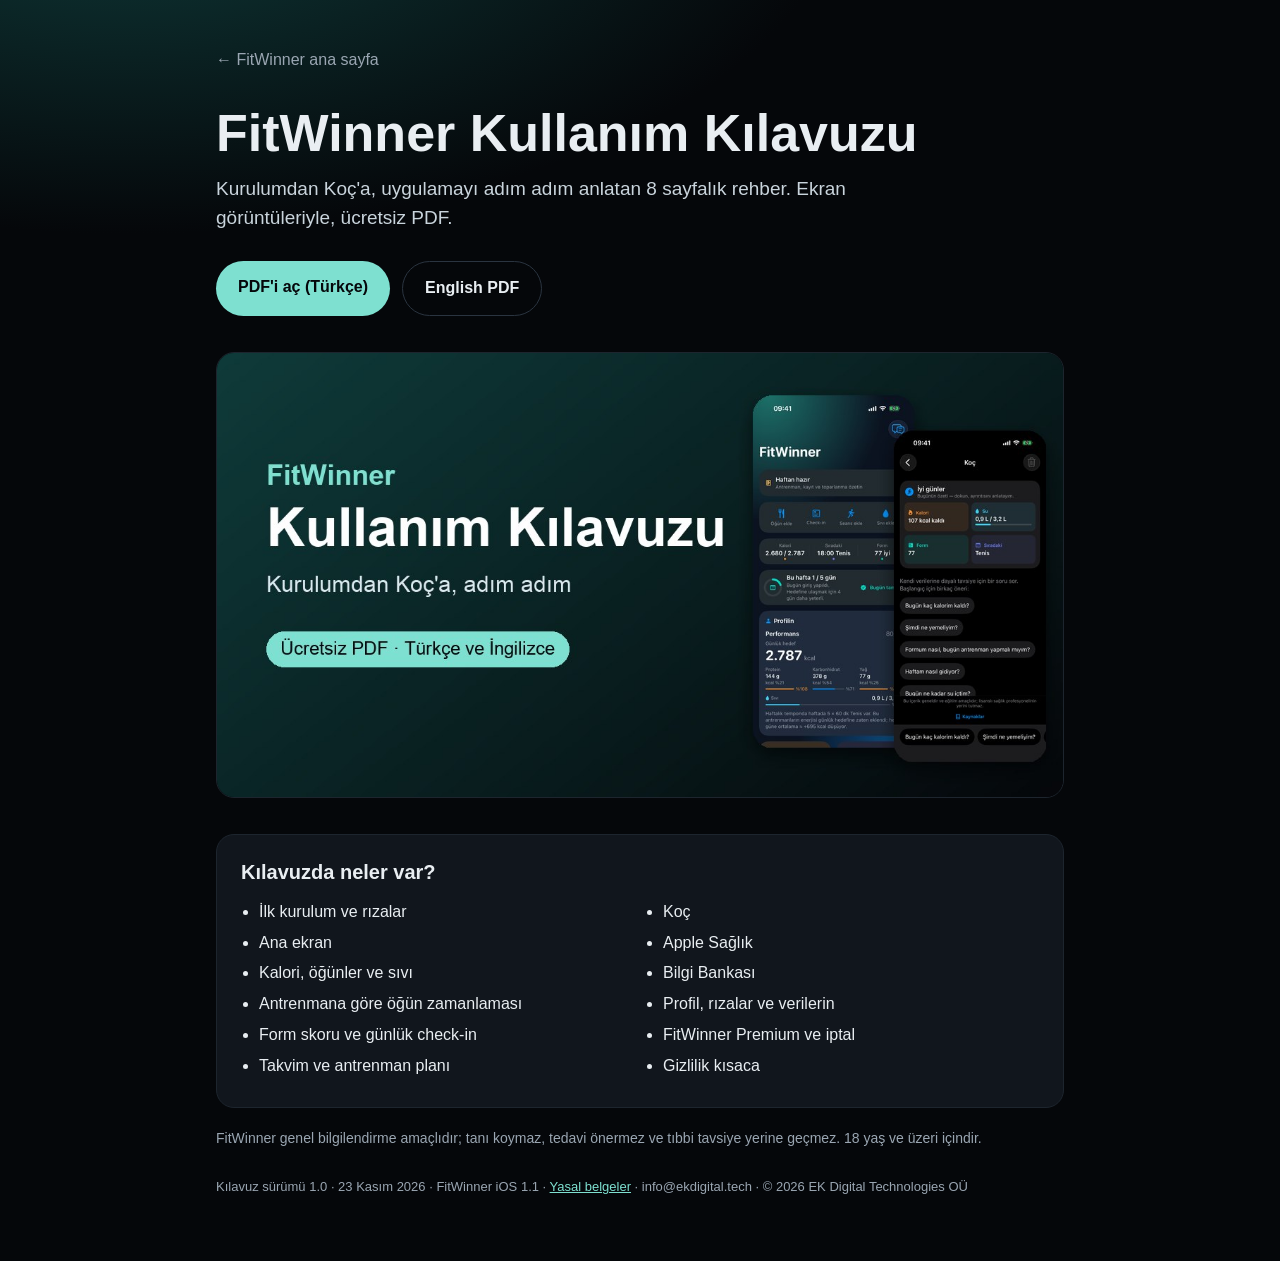
<file: handbook/index.html>
<!doctype html>
<html lang="tr">
<head>
<meta charset="utf-8">
<meta name="viewport" content="width=device-width, initial-scale=1, viewport-fit=cover">
<title>FitWinner Kullanım Kılavuzu (PDF) — kurulumdan Koç'a adım adım</title>
<meta name="description" content="FitWinner nasıl kullanılır? Kurulum, rızalar, kalori ve öğünler, form ve check-in, takvim, Koç, Apple Sağlık ve Premium adım adım. Ücretsiz PDF, Türkçe ve İngilizce.">
<meta name="theme-color" content="#05070a">
<meta name="color-scheme" content="dark">
<link rel="canonical" href="https://fitwinner.app/handbook/">
<link rel="alternate" hreflang="tr" href="https://fitwinner.app/handbook/">
<link rel="alternate" hreflang="en" href="https://fitwinner.app/en/handbook/">
<link rel="alternate" hreflang="x-default" href="https://fitwinner.app/handbook/">
<link rel="icon" type="image/png" href="/assets/img/favicon-64.png?v=y2">
<link rel="apple-touch-icon" href="/assets/img/apple-touch-icon.png?v=y2">
<meta property="og:type" content="website">
<meta property="og:site_name" content="FitWinner">
<meta property="og:locale" content="tr_TR">
<meta property="og:locale:alternate" content="en_US">
<meta property="og:url" content="https://fitwinner.app/handbook/">
<meta property="og:title" content="FitWinner Kullanım Kılavuzu (PDF) — kurulumdan Koç'a adım adım">
<meta property="og:description" content="FitWinner nasıl kullanılır? Kurulum, rızalar, kalori ve öğünler, form ve check-in, takvim, Koç, Apple Sağlık ve Premium adım adım. Ücretsiz PDF, Türkçe ve İngilizce.">
<meta property="og:image" content="https://fitwinner.app/assets/img/og-handbook-tr-1200x630.jpg">
<meta property="og:image:secure_url" content="https://fitwinner.app/assets/img/og-handbook-tr-1200x630.jpg">
<meta property="og:image:type" content="image/jpeg">
<meta property="og:image:width" content="1200">
<meta property="og:image:height" content="630">
<meta property="og:image:alt" content="FitWinner Kullanım Kılavuzu: kurulumdan Koç'a adım adım. Ana ekran ve Koç ekranlarının görüntüsü.">
<meta name="twitter:card" content="summary_large_image">
<meta name="twitter:title" content="FitWinner Kullanım Kılavuzu (PDF) — kurulumdan Koç'a adım adım">
<meta name="twitter:description" content="FitWinner nasıl kullanılır? Kurulum, rızalar, kalori ve öğünler, form ve check-in, takvim, Koç, Apple Sağlık ve Premium adım adım. Ücretsiz PDF, Türkçe ve İngilizce.">
<meta name="twitter:image" content="https://fitwinner.app/assets/img/og-handbook-tr-1200x630.jpg">
<meta name="twitter:image:alt" content="FitWinner Kullanım Kılavuzu: kurulumdan Koç'a adım adım. Ana ekran ve Koç ekranlarının görüntüsü.">
<script type="application/ld+json">{"@context": "https://schema.org", "@graph": [{"@type": "WebPage", "@id": "https://fitwinner.app/handbook/#page", "url": "https://fitwinner.app/handbook/", "name": "FitWinner Kullanım Kılavuzu (PDF) — kurulumdan Koç'a adım adım", "description": "FitWinner nasıl kullanılır? Kurulum, rızalar, kalori ve öğünler, form ve check-in, takvim, Koç, Apple Sağlık ve Premium adım adım. Ücretsiz PDF, Türkçe ve İngilizce.", "inLanguage": "tr", "isPartOf": {"@id": "https://fitwinner.app/#website"}, "about": {"@id": "https://fitwinner.app/#app"}, "primaryImageOfPage": "https://fitwinner.app/assets/img/og-handbook-tr-1200x630.jpg"}, {"@type": "DigitalDocument", "@id": "https://fitwinner.app/handbook/fitwinner-handbook-tr.pdf", "name": "FitWinner Kullanım Kılavuzu", "url": "https://fitwinner.app/handbook/fitwinner-handbook-tr.pdf", "encodingFormat": "application/pdf", "inLanguage": "tr", "datePublished": "2026-11-23", "publisher": {"@id": "https://fitwinner.app/#org"}, "about": {"@id": "https://fitwinner.app/#app"}}]}</script>
<style>
:root{--bg:#05070a;--card:#11161d;--text:#e9eef2;--muted:#9aa6b2;--accent:#7ee0d0}
*{box-sizing:border-box}
body{margin:0;background:radial-gradient(1200px 600px at 10% -10%,#0f3b3a 0%,var(--bg) 60%);color:var(--text);font-family:-apple-system,BlinkMacSystemFont,"Segoe UI",Roboto,Helvetica,Arial,sans-serif;line-height:1.55;min-height:100vh}
main{max-width:880px;margin:0 auto;padding:48px 16px 64px}
a{color:var(--accent)}
.back{display:inline-block;margin-bottom:32px;text-decoration:none;color:var(--muted)}
h1{font-size:clamp(32px,6vw,52px);line-height:1.1;margin:0 0 12px}
.lead{font-size:19px;color:#c9d4dc;margin:0 0 28px;max-width:640px}
.btns{display:flex;flex-wrap:wrap;gap:12px;margin-bottom:36px}
.btn{display:inline-block;padding:14px 22px;border-radius:999px;text-decoration:none;font-weight:600}
.btn.primary{background:var(--accent);color:#05070a}
.btn.secondary{border:1px solid #2a3440;color:var(--text)}
.hero{width:100%;max-width:100%;height:auto;display:block;border-radius:18px;border:1px solid #1d252e;margin-bottom:36px}
.card{background:var(--card);border:1px solid #1d252e;border-radius:18px;padding:22px 24px;margin-bottom:20px}
.card h2{margin:0 0 12px;font-size:20px}
ul{columns:2;column-gap:28px;margin:0;padding-left:18px}
li{margin:0 0 6px}
.note{color:var(--muted);font-size:14px}
footer{color:var(--muted);font-size:13px;margin-top:28px}
@media (max-width:560px){ul{columns:1}}
</style>
</head>
<body>
<main>
<a class="back" href="/">← FitWinner ana sayfa</a>
<h1>FitWinner Kullanım Kılavuzu</h1>
<p class="lead">Kurulumdan Koç'a, uygulamayı adım adım anlatan 8 sayfalık rehber. Ekran görüntüleriyle, ücretsiz PDF.</p>
<div class="btns"><a class="btn primary" href="/handbook/fitwinner-handbook-tr.pdf">PDF'i aç (Türkçe)</a><a class="btn secondary" href="/handbook/fitwinner-handbook-en.pdf">English PDF</a></div>
<img class="hero" src="/assets/img/og-handbook-tr-1200x630.jpg" width="1200" height="630" alt="FitWinner Kullanım Kılavuzu: kurulumdan Koç'a adım adım. Ana ekran ve Koç ekranlarının görüntüsü.">
<section class="card"><h2>Kılavuzda neler var?</h2><ul><li>İlk kurulum ve rızalar</li><li>Ana ekran</li><li>Kalori, öğünler ve sıvı</li><li>Antrenmana göre öğün zamanlaması</li><li>Form skoru ve günlük check-in</li><li>Takvim ve antrenman planı</li><li>Koç</li><li>Apple Sağlık</li><li>Bilgi Bankası</li><li>Profil, rızalar ve verilerin</li><li>FitWinner Premium ve iptal</li><li>Gizlilik kısaca</li></ul></section>
<p class="note">FitWinner genel bilgilendirme amaçlıdır; tanı koymaz, tedavi önermez ve tıbbi tavsiye yerine geçmez. 18 yaş ve üzeri içindir.</p>
<footer>Kılavuz sürümü 1.0 · 23 Kasım 2026 · FitWinner iOS 1.1 · <a href="https://ekdigitaltech-ui.github.io/fitwinner-legal/">Yasal belgeler</a> · info@ekdigital.tech · © 2026 EK Digital Technologies OÜ</footer>
</main>
</body>
</html>
</file>
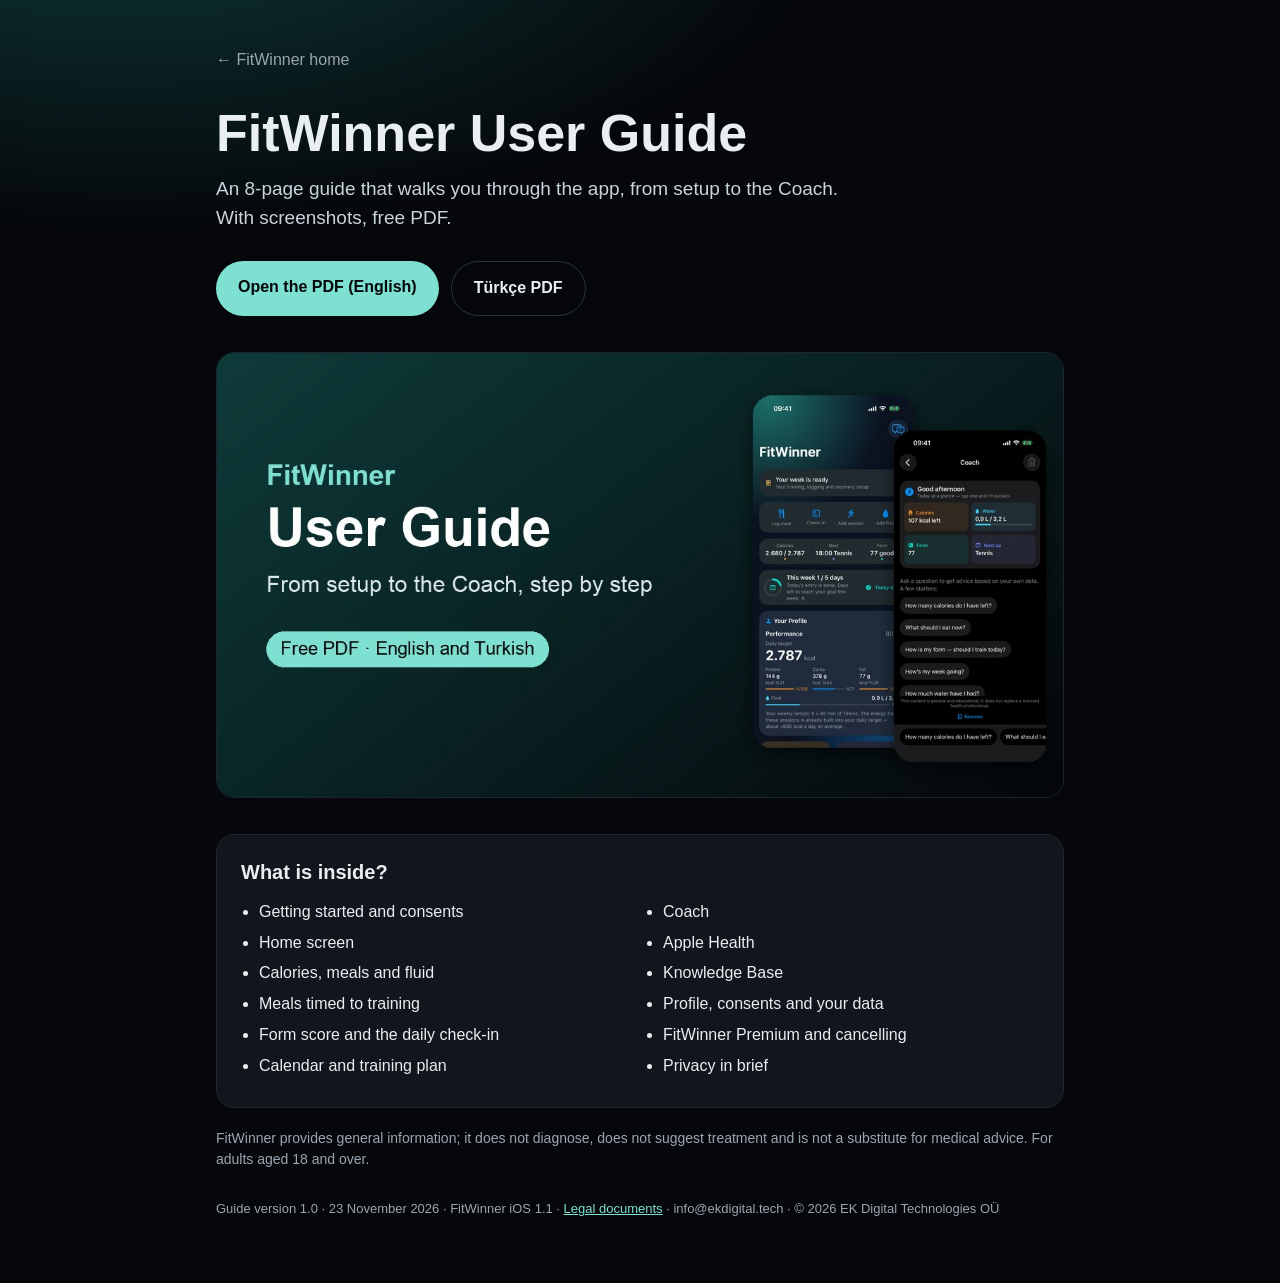
<file: en/handbook/index.html>
<!doctype html>
<html lang="en">
<head>
<meta charset="utf-8">
<meta name="viewport" content="width=device-width, initial-scale=1, viewport-fit=cover">
<title>FitWinner User Guide (PDF) — from setup to the Coach, step by step</title>
<meta name="description" content="How to use FitWinner: setup, consents, calories and meals, form and check-in, calendar, Coach, Apple Health and Premium, step by step. Free PDF in English and Turkish.">
<meta name="theme-color" content="#05070a">
<meta name="color-scheme" content="dark">
<link rel="canonical" href="https://fitwinner.app/en/handbook/">
<link rel="alternate" hreflang="tr" href="https://fitwinner.app/handbook/">
<link rel="alternate" hreflang="en" href="https://fitwinner.app/en/handbook/">
<link rel="alternate" hreflang="x-default" href="https://fitwinner.app/handbook/">
<link rel="icon" type="image/png" href="/assets/img/favicon-64.png?v=y2">
<link rel="apple-touch-icon" href="/assets/img/apple-touch-icon.png?v=y2">
<meta property="og:type" content="website">
<meta property="og:site_name" content="FitWinner">
<meta property="og:locale" content="en_US">
<meta property="og:locale:alternate" content="tr_TR">
<meta property="og:url" content="https://fitwinner.app/en/handbook/">
<meta property="og:title" content="FitWinner User Guide (PDF) — from setup to the Coach, step by step">
<meta property="og:description" content="How to use FitWinner: setup, consents, calories and meals, form and check-in, calendar, Coach, Apple Health and Premium, step by step. Free PDF in English and Turkish.">
<meta property="og:image" content="https://fitwinner.app/assets/img/og-handbook-en-1200x630.jpg">
<meta property="og:image:secure_url" content="https://fitwinner.app/assets/img/og-handbook-en-1200x630.jpg">
<meta property="og:image:type" content="image/jpeg">
<meta property="og:image:width" content="1200">
<meta property="og:image:height" content="630">
<meta property="og:image:alt" content="FitWinner User Guide: from setup to the Coach, step by step. Screenshots of the home and Coach screens.">
<meta name="twitter:card" content="summary_large_image">
<meta name="twitter:title" content="FitWinner User Guide (PDF) — from setup to the Coach, step by step">
<meta name="twitter:description" content="How to use FitWinner: setup, consents, calories and meals, form and check-in, calendar, Coach, Apple Health and Premium, step by step. Free PDF in English and Turkish.">
<meta name="twitter:image" content="https://fitwinner.app/assets/img/og-handbook-en-1200x630.jpg">
<meta name="twitter:image:alt" content="FitWinner User Guide: from setup to the Coach, step by step. Screenshots of the home and Coach screens.">
<script type="application/ld+json">{"@context": "https://schema.org", "@graph": [{"@type": "WebPage", "@id": "https://fitwinner.app/en/handbook/#page", "url": "https://fitwinner.app/en/handbook/", "name": "FitWinner User Guide (PDF) — from setup to the Coach, step by step", "description": "How to use FitWinner: setup, consents, calories and meals, form and check-in, calendar, Coach, Apple Health and Premium, step by step. Free PDF in English and Turkish.", "inLanguage": "en", "isPartOf": {"@id": "https://fitwinner.app/#website"}, "about": {"@id": "https://fitwinner.app/#app"}, "primaryImageOfPage": "https://fitwinner.app/assets/img/og-handbook-en-1200x630.jpg"}, {"@type": "DigitalDocument", "@id": "https://fitwinner.app/handbook/fitwinner-handbook-en.pdf", "name": "FitWinner User Guide", "url": "https://fitwinner.app/handbook/fitwinner-handbook-en.pdf", "encodingFormat": "application/pdf", "inLanguage": "en", "datePublished": "2026-11-23", "publisher": {"@id": "https://fitwinner.app/#org"}, "about": {"@id": "https://fitwinner.app/#app"}}]}</script>
<style>
:root{--bg:#05070a;--card:#11161d;--text:#e9eef2;--muted:#9aa6b2;--accent:#7ee0d0}
*{box-sizing:border-box}
body{margin:0;background:radial-gradient(1200px 600px at 10% -10%,#0f3b3a 0%,var(--bg) 60%);color:var(--text);font-family:-apple-system,BlinkMacSystemFont,"Segoe UI",Roboto,Helvetica,Arial,sans-serif;line-height:1.55;min-height:100vh}
main{max-width:880px;margin:0 auto;padding:48px 16px 64px}
a{color:var(--accent)}
.back{display:inline-block;margin-bottom:32px;text-decoration:none;color:var(--muted)}
h1{font-size:clamp(32px,6vw,52px);line-height:1.1;margin:0 0 12px}
.lead{font-size:19px;color:#c9d4dc;margin:0 0 28px;max-width:640px}
.btns{display:flex;flex-wrap:wrap;gap:12px;margin-bottom:36px}
.btn{display:inline-block;padding:14px 22px;border-radius:999px;text-decoration:none;font-weight:600}
.btn.primary{background:var(--accent);color:#05070a}
.btn.secondary{border:1px solid #2a3440;color:var(--text)}
.hero{width:100%;max-width:100%;height:auto;display:block;border-radius:18px;border:1px solid #1d252e;margin-bottom:36px}
.card{background:var(--card);border:1px solid #1d252e;border-radius:18px;padding:22px 24px;margin-bottom:20px}
.card h2{margin:0 0 12px;font-size:20px}
ul{columns:2;column-gap:28px;margin:0;padding-left:18px}
li{margin:0 0 6px}
.note{color:var(--muted);font-size:14px}
footer{color:var(--muted);font-size:13px;margin-top:28px}
@media (max-width:560px){ul{columns:1}}
</style>
</head>
<body>
<main>
<a class="back" href="/en/">← FitWinner home</a>
<h1>FitWinner User Guide</h1>
<p class="lead">An 8-page guide that walks you through the app, from setup to the Coach. With screenshots, free PDF.</p>
<div class="btns"><a class="btn primary" href="/handbook/fitwinner-handbook-en.pdf">Open the PDF (English)</a><a class="btn secondary" href="/handbook/fitwinner-handbook-tr.pdf">Türkçe PDF</a></div>
<img class="hero" src="/assets/img/og-handbook-en-1200x630.jpg" width="1200" height="630" alt="FitWinner User Guide: from setup to the Coach, step by step. Screenshots of the home and Coach screens.">
<section class="card"><h2>What is inside?</h2><ul><li>Getting started and consents</li><li>Home screen</li><li>Calories, meals and fluid</li><li>Meals timed to training</li><li>Form score and the daily check-in</li><li>Calendar and training plan</li><li>Coach</li><li>Apple Health</li><li>Knowledge Base</li><li>Profile, consents and your data</li><li>FitWinner Premium and cancelling</li><li>Privacy in brief</li></ul></section>
<p class="note">FitWinner provides general information; it does not diagnose, does not suggest treatment and is not a substitute for medical advice. For adults aged 18 and over.</p>
<footer>Guide version 1.0 · 23 November 2026 · FitWinner iOS 1.1 · <a href="https://ekdigitaltech-ui.github.io/fitwinner-legal/">Legal documents</a> · info@ekdigital.tech · © 2026 EK Digital Technologies OÜ</footer>
</main>
</body>
</html>
</file>
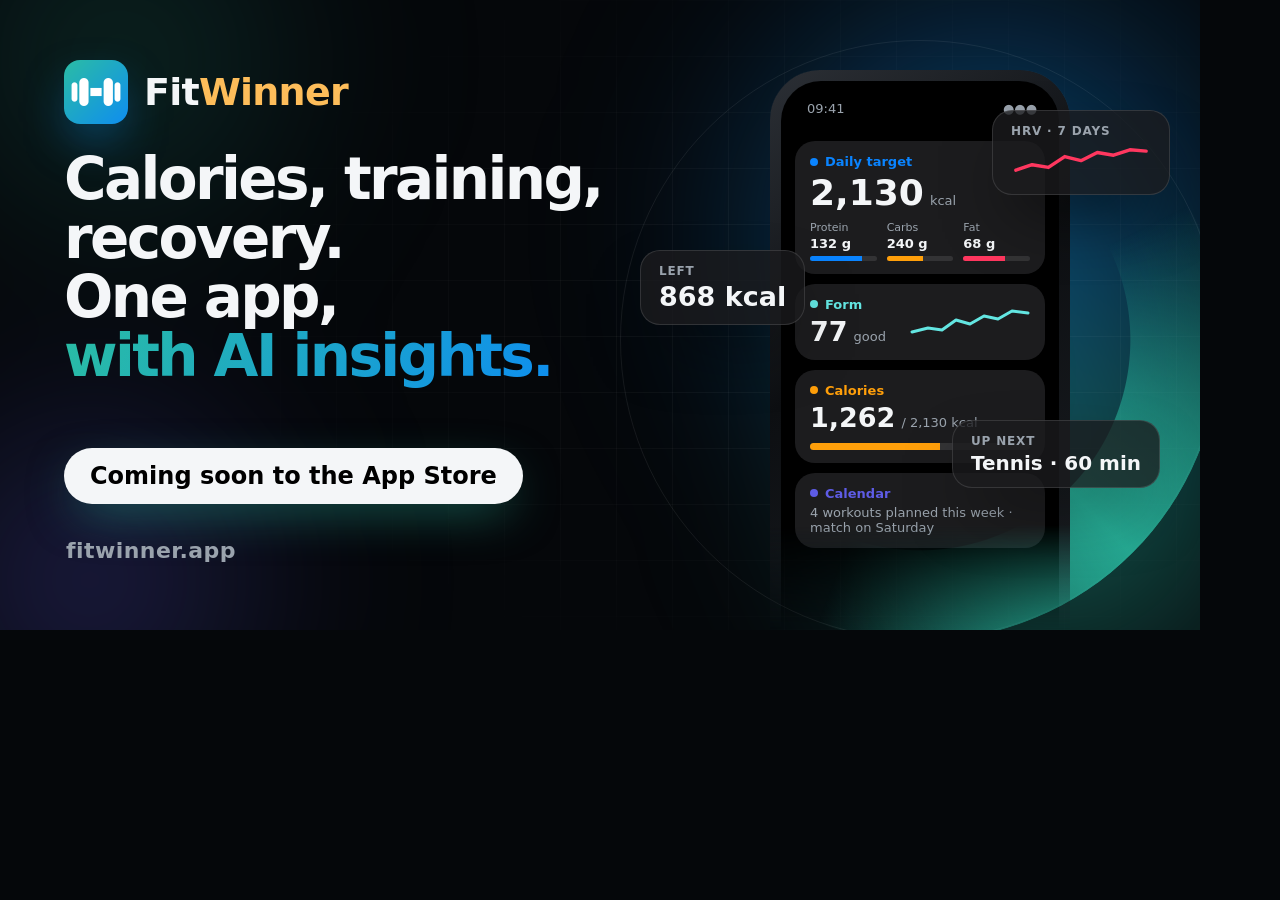
<file: tools/og/og-en.html>
<!doctype html><html lang="en"><head><meta charset="utf-8"><link rel="stylesheet" href="og.css"></head><body><div class="stage">
<div class="aurora"><i class="a1"></i><i class="a2"></i><i class="a3"></i><i class="a4"></i></div><div class="grid"></div>
<div class="brand"><img src="../../assets/img/icon-512.png" alt=""><span>Fit<b>Winner</b></span></div>
<h1>Calories, training,<br>recovery.<br>One app,<br><span class="g">with AI insights.</span></h1>
<div class="ring"></div>
<div class="phone"><div class="notch"></div><div class="screen"><div class="top"><span>09:41</span><span>●●●</span></div>
<div class="w" style="--c:var(--blue)"><div class="wh">Daily target</div><div class="big">2,130<small>kcal</small></div>
<div class="macros"><div>Protein<b>132 g</b><div class="bar" style="--c:var(--blue)"><i style="--w:78%"></i></div></div><div>Carbs<b>240 g</b><div class="bar" style="--c:var(--orange)"><i style="--w:55%"></i></div></div><div>Fat<b>68 g</b><div class="bar" style="--c:var(--pink)"><i style="--w:62%"></i></div></div></div></div>
<div class="w row" style="--c:var(--mint)"><div><div class="wh">Form</div><div class="mid">77<small>good</small></div></div><svg width="120" height="40" viewBox="0 0 120 40"><path d="M2 30 L18 26 L32 28 L46 18 L60 22 L74 14 L88 17 L102 9 L118 11" fill="none" stroke="#63e6e2" stroke-width="3" stroke-linecap="round" stroke-linejoin="round"/></svg></div>
<div class="w" style="--c:var(--orange)"><div class="wh">Calories</div><div class="mid">1,262<small>/ 2,130 kcal</small></div><div class="bar" style="--c:var(--orange);height:7px;margin-top:10px"><i style="--w:59%"></i></div></div>
<div class="w" style="--c:var(--indigo)"><div class="wh">Calendar</div><p class="p">4 workouts planned this week · match on Saturday</p></div></div></div>
<div class="float f1"><span class="k">Left</span><span class="v">868 kcal</span></div>
<div class="float f2"><span class="k">HRV · 7 days</span><svg width="140" height="38" viewBox="0 0 100 28"><path d="M2 20 L14 16 L26 18 L38 10 L50 13 L62 7 L74 9 L86 5 L98 6" fill="none" stroke="#ff375f" stroke-width="2.5" stroke-linecap="round" stroke-linejoin="round"/></svg></div>
<div class="float f3"><span class="k">Up next</span><span class="v">Tennis · 60 min</span></div>
<div class="pill">Coming soon to the App Store</div><div class="url">fitwinner.app</div></div></body></html>
</file>
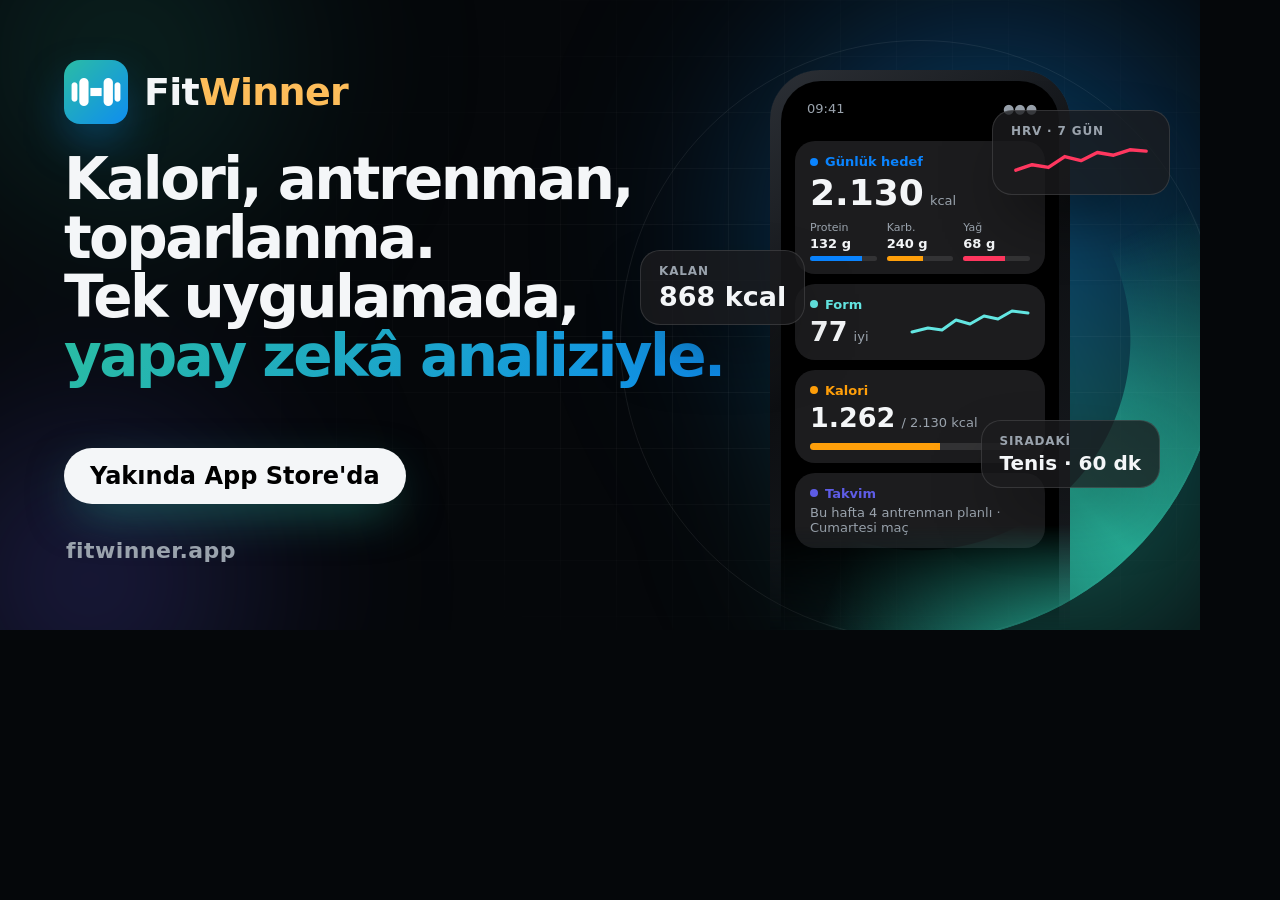
<file: tools/og/og-tr.html>
<!doctype html><html lang="tr"><head><meta charset="utf-8"><link rel="stylesheet" href="og.css"></head><body><div class="stage">
<div class="aurora"><i class="a1"></i><i class="a2"></i><i class="a3"></i><i class="a4"></i></div><div class="grid"></div>
<div class="brand"><img src="../../assets/img/icon-512.png" alt=""><span>Fit<b>Winner</b></span></div>
<h1>Kalori, antrenman,<br>toparlanma.<br>Tek uygulamada,<br><span class="g">yapay zekâ analiziyle.</span></h1>
<div class="ring"></div>
<div class="phone"><div class="notch"></div><div class="screen"><div class="top"><span>09:41</span><span>●●●</span></div>
<div class="w" style="--c:var(--blue)"><div class="wh">Günlük hedef</div><div class="big">2.130<small>kcal</small></div>
<div class="macros"><div>Protein<b>132 g</b><div class="bar" style="--c:var(--blue)"><i style="--w:78%"></i></div></div><div>Karb.<b>240 g</b><div class="bar" style="--c:var(--orange)"><i style="--w:55%"></i></div></div><div>Yağ<b>68 g</b><div class="bar" style="--c:var(--pink)"><i style="--w:62%"></i></div></div></div></div>
<div class="w row" style="--c:var(--mint)"><div><div class="wh">Form</div><div class="mid">77<small>iyi</small></div></div><svg width="120" height="40" viewBox="0 0 120 40"><path d="M2 30 L18 26 L32 28 L46 18 L60 22 L74 14 L88 17 L102 9 L118 11" fill="none" stroke="#63e6e2" stroke-width="3" stroke-linecap="round" stroke-linejoin="round"/></svg></div>
<div class="w" style="--c:var(--orange)"><div class="wh">Kalori</div><div class="mid">1.262<small>/ 2.130 kcal</small></div><div class="bar" style="--c:var(--orange);height:7px;margin-top:10px"><i style="--w:59%"></i></div></div>
<div class="w" style="--c:var(--indigo)"><div class="wh">Takvim</div><p class="p">Bu hafta 4 antrenman planlı · Cumartesi maç</p></div></div></div>
<div class="float f1"><span class="k">Kalan</span><span class="v">868 kcal</span></div>
<div class="float f2"><span class="k">HRV · 7 gün</span><svg width="140" height="38" viewBox="0 0 100 28"><path d="M2 20 L14 16 L26 18 L38 10 L50 13 L62 7 L74 9 L86 5 L98 6" fill="none" stroke="#ff375f" stroke-width="2.5" stroke-linecap="round" stroke-linejoin="round"/></svg></div>
<div class="float f3"><span class="k">Sıradaki</span><span class="v">Tenis · 60 dk</span></div>
<div class="pill">Yakında App Store'da</div><div class="url">fitwinner.app</div></div></body></html>
</file>
<file: assets/css/site.css>
/* FitWinner — fitwinner.app
   Dark-first, like the app. Brand gradient = app's Brand.teal → Brand.blue (#2bbda5 → #0f8ef0).
   iOS mixes gradients in OKLab (midpoint #10a8cd); `in oklab` below gives the same in-between tones.
   Domain colours mirror Theme.Accent in the app (iOS system palette, dark variants). */

:root {
  --bg: #05070a;
  --bg-2: #0b0f14;
  --surface: #14181e;
  --surface-2: #1c1c1e;
  --surface-3: #2c2c2e;
  --text: #f4f6f8;
  --muted: #9aa3ad;
  --faint: #5d6670;
  --line: rgba(255, 255, 255, .08);

  --brand-1: #2bbda5;
  --brand-2: #0f8ef0;
  --brand: linear-gradient(120deg, var(--brand-1), var(--brand-2));
  --logo-yellow: #fdbd5a;

  --blue: #0a84ff;
  --mint: #63e6e2;
  --orange: #ff9f0a;
  --indigo: #5e5ce6;
  --green: #30d158;
  --pink: #ff375f;
  --teal: #40c8e0;

  --radius: 22px;
  --wrap: 1180px;
  --gutter: clamp(16px, 4vw, 40px);
  --font: -apple-system, BlinkMacSystemFont, "SF Pro Display", "Segoe UI", system-ui, Roboto, "Helvetica Neue", Arial, sans-serif;
  --font-num: ui-rounded, "SF Pro Rounded", -apple-system, BlinkMacSystemFont, system-ui, sans-serif;
  color-scheme: dark;
}
/* Browsers without interpolation spaces would drop the whole gradient, so keep the sRGB one above. */
@supports (background: linear-gradient(in oklab, red, blue)) {
  :root { --brand: linear-gradient(in oklab 120deg, var(--brand-1), var(--brand-2)); }
}

*, *::before, *::after { box-sizing: border-box; }
html { -webkit-text-size-adjust: 100%; scroll-behavior: smooth; scroll-padding-top: 70px; }
body {
  margin: 0;
  background: var(--bg);
  color: var(--text);
  font: 400 17px/1.55 var(--font);
  -webkit-font-smoothing: antialiased;
  overflow-x: hidden;
  overflow-x: clip; /* hidden would make body a scroll container in some browsers and break sticky */
}
img, svg { display: block; max-width: 100%; }
a { color: inherit; }
h1, h2, h3 { margin: 0; letter-spacing: -.02em; line-height: 1.08; font-weight: 700; }
p { margin: 0; }
:focus-visible { outline: 2px solid var(--brand-1); outline-offset: 3px; border-radius: 6px; }

.wrap { width: 100%; max-width: var(--wrap); margin: 0 auto; padding: 0 var(--gutter); }
.wrap.narrow { max-width: 820px; }
.muted { color: var(--muted); }
.eyebrow {
  font-size: 13px; font-weight: 600; letter-spacing: .14em; text-transform: uppercase;
  background: var(--brand); -webkit-background-clip: text; background-clip: text; color: transparent;
  margin-bottom: 18px;
}
.grad { background: var(--brand); -webkit-background-clip: text; background-clip: text; color: transparent; }

.skip { position: absolute; left: -999px; top: 8px; z-index: 100; background: #fff; color: #000; padding: 8px 14px; border-radius: 8px; }
.skip:focus { left: 8px; }

/* ---------- nav ---------- */
.nav { position: fixed; inset: 0 0 auto; z-index: 50; transition: background .3s, border-color .3s, backdrop-filter .3s; border-bottom: 1px solid transparent; }
.nav.scrolled { background: rgba(5, 7, 10, .72); backdrop-filter: saturate(160%) blur(18px); -webkit-backdrop-filter: saturate(160%) blur(18px); border-color: var(--line); }
.nav-inner { max-width: var(--wrap); margin: 0 auto; padding: 14px var(--gutter); display: flex; align-items: center; gap: 24px; }
.brand { display: inline-flex; align-items: center; gap: 10px; text-decoration: none; font-weight: 700; font-size: 19px; letter-spacing: -.01em; }
.brand b { font-weight: 700; color: var(--logo-yellow); } /* matches "Winner" in the app icon */
.brand-mark { width: 32px; height: 32px; border-radius: 8px; }
.nav-links { display: flex; gap: 26px; margin-left: auto; }
.nav-links a { text-decoration: none; color: var(--muted); font-size: 15px; transition: color .2s; }
.nav-links a:hover { color: var(--text); }
.nav-end { display: flex; align-items: center; gap: 14px; }
.lang { display: inline-flex; border: 1px solid var(--line); border-radius: 999px; padding: 3px; }
.lang button { appearance: none; border: 0; background: transparent; color: var(--muted); font: 600 12px/1 var(--font); padding: 7px 10px; border-radius: 999px; cursor: pointer; }
.lang button[aria-pressed="true"] { background: var(--surface-3); color: var(--text); }
.ig { display: inline-grid; place-items: center; width: 36px; height: 36px; border-radius: 50%; border: 1px solid var(--line); color: var(--muted); transition: color .2s, background .2s, transform .2s; }
.ig:hover { color: var(--text); background: rgba(255, 255, 255, .06); transform: translateY(-1px); }
.ig svg { width: 18px; height: 18px; }
.ig-foot { display: inline-flex; align-items: center; gap: 6px; }
.ig-foot svg { width: 15px; height: 15px; }
.pill { display: inline-flex; align-items: center; font-size: 13px; font-weight: 600; padding: 8px 14px; border-radius: 999px; white-space: nowrap; }
.pill-soon { background: rgba(42, 189, 163, .12); color: #7fe3d0; border: 1px solid rgba(42, 189, 163, .3); }

/* ---------- buttons ---------- */
.btn { display: inline-flex; align-items: center; gap: 10px; padding: 15px 24px; border-radius: 999px; font-weight: 600; font-size: 16px; text-decoration: none; transition: transform .25s, background .25s, box-shadow .25s; }
.btn svg { width: 20px; height: 20px; }
.btn-primary { background: var(--text); color: #000; cursor: default; box-shadow: 0 10px 40px -10px rgba(42, 189, 163, .55); }
.btn-ig { color: var(--text); border: 1px solid transparent; background: linear-gradient(var(--bg), var(--bg)) padding-box, linear-gradient(120deg, #feda75, #fa7e1e, #d62976, #962fbf, #4f5bd5) border-box; }
.btn-ig:hover { transform: translateY(-1px); box-shadow: 0 10px 34px -12px rgba(214, 41, 118, .6); }
.closer-cta { display: flex; flex-wrap: wrap; justify-content: center; gap: 12px; }
.btn-ghost { border: 1px solid var(--line); color: var(--text); }
.btn-ghost:hover { background: rgba(255, 255, 255, .06); transform: translateY(-1px); }

/* ---------- hero ---------- */
.hero { position: relative; min-height: 100vh; min-height: 100svh; display: flex; align-items: center; padding: 120px 0 80px; overflow: hidden; isolation: isolate; }
.aurora { position: absolute; inset: -20% -10% auto; height: 120%; z-index: -2; pointer-events: none; filter: blur(70px); opacity: .85; }
.aurora i { position: absolute; border-radius: 50%; mix-blend-mode: screen; animation: drift 22s ease-in-out infinite alternate; }
.aurora .a1 { width: 52vw; height: 52vw; left: 40%; top: 0; background: radial-gradient(circle, rgba(14, 142, 239, .55), transparent 65%); }
.aurora .a2 { width: 44vw; height: 44vw; left: 58%; top: 26%; background: radial-gradient(circle, rgba(42, 189, 163, .5), transparent 65%); animation-duration: 28s; animation-delay: -6s; }
.aurora .a3 { width: 30vw; height: 30vw; left: 2%; top: 50%; background: radial-gradient(circle, rgba(94, 92, 230, .35), transparent 65%); animation-duration: 34s; }
@keyframes drift { from { transform: translate3d(0, 0, 0) scale(1); } to { transform: translate3d(-6vw, 4vw, 0) scale(1.15); } }
.grid-bg { position: absolute; inset: 0; z-index: -1; pointer-events: none;
  background-image: linear-gradient(var(--line) 1px, transparent 1px), linear-gradient(90deg, var(--line) 1px, transparent 1px);
  background-size: 64px 64px; mask-image: radial-gradient(ellipse 70% 60% at 60% 40%, #000 20%, transparent 75%); -webkit-mask-image: radial-gradient(ellipse 70% 60% at 60% 40%, #000 20%, transparent 75%); opacity: .5; }

.hero-inner { display: grid; grid-template-columns: 1.05fr .95fr; gap: 40px; align-items: center; }
.hero-title { font-size: clamp(40px, 4.8vw, 76px); font-weight: 800; letter-spacing: -.045em; line-height: .98; margin-bottom: 26px; }
.hero-title .line { display: block; }
@media (min-width: 981px) { .hero-title .line { white-space: nowrap; } }
.lede { font-size: clamp(18px, 1.6vw, 21px); color: var(--muted); max-width: 34ch; margin-bottom: 34px; }
.hero-cta { display: flex; flex-wrap: wrap; gap: 12px; margin-bottom: 30px; }
.hero-facts { list-style: none; padding: 0; margin: 0; display: flex; flex-wrap: wrap; gap: 8px 22px; color: var(--muted); font-size: 14px; }
.hero-facts li::before { content: ""; display: inline-block; width: 6px; height: 6px; border-radius: 50%; background: var(--brand-1); margin-right: 8px; vertical-align: middle; }

.hero-stage { position: relative; height: min(720px, 82vh); perspective: 1400px; }
.stage-tilt { position: absolute; inset: 0; transform-style: preserve-3d; }
.stage-note.static { position: static; transform: none; }
.stage-note { position: absolute; bottom: -6px; left: 50%; transform: translateX(-50%); font-size: 12px; color: var(--faint); }
.ring-deco { position: absolute; left: 50%; top: 50%; width: 560px; height: 560px; margin: -280px 0 0 -280px; border-radius: 50%;
  border: 1px solid rgba(255, 255, 255, .06); box-shadow: inset 0 0 0 70px rgba(255, 255, 255, .012), inset 0 0 0 140px rgba(255, 255, 255, .01); }
.ring-deco::after { content: ""; position: absolute; inset: -1px; border-radius: 50%; background: conic-gradient(from 0deg, transparent 0 70%, rgba(42, 189, 163, .7) 85%, transparent 100%);
  -webkit-mask: radial-gradient(circle, transparent calc(50% - 1.5px), #000 calc(50% - 1px)); mask: radial-gradient(circle, transparent calc(50% - 1.5px), #000 calc(50% - 1px)); animation: spin 14s linear infinite; }
@keyframes spin { to { transform: rotate(360deg); } }

/* ---------- phone mock ---------- */
.phone { position: relative; width: 300px; aspect-ratio: 9 / 19.5; border-radius: 48px; padding: 11px; background: linear-gradient(145deg, #2b2f35, #0d0f12 40%, #1e2227);
  box-shadow: 0 0 0 1.5px #3a3f46, 0 50px 120px -30px rgba(0, 0, 0, .9), 0 30px 80px -40px rgba(14, 142, 239, .5); }
.phone-notch { position: absolute; top: 20px; left: 50%; width: 92px; height: 26px; margin-left: -46px; border-radius: 20px; background: #000; z-index: 3; }
.phone-screen { position: relative; height: 100%; border-radius: 38px; overflow: hidden; background: #000; }
.hero-phone { position: absolute; left: 50%; top: 50%; margin: -325px 0 0 -150px; }

.scr { position: absolute; inset: 0; padding: 54px 14px 16px; display: flex; flex-direction: column; gap: 10px; font-size: 12px; color: var(--text); }
.scr-top { display: flex; justify-content: space-between; align-items: center; font-size: 12px; color: var(--muted); margin: -40px 6px 10px; }
.scr-top b { color: var(--text); font-size: 14px; }
.scr-top .dots { letter-spacing: -2px; font-size: 8px; }
.scr-title { font-size: 26px; font-weight: 700; letter-spacing: -.02em; padding: 0 4px 4px; }
.w { background: var(--surface-2); border-radius: 18px; padding: 12px 14px; }
.w-row { display: flex; align-items: center; justify-content: space-between; gap: 12px; }
.w-h { display: flex; align-items: center; gap: 6px; color: var(--c); font-weight: 600; font-size: 12px; margin-bottom: 4px; }
.w-h .ico { font-size: 8px; }
.w-p { color: var(--muted); font-size: 12px; }
.big { font: 700 34px/1.1 var(--font-num); letter-spacing: -.02em; display: flex; align-items: baseline; gap: 6px; }
.mid { font: 700 24px/1.15 var(--font-num); display: flex; align-items: baseline; gap: 6px; }
.big small, .mid small { font: 500 12px var(--font); color: var(--muted); }
.macros { display: grid; grid-template-columns: repeat(3, 1fr); gap: 10px; margin-top: 8px; }
.macros div { display: grid; gap: 2px; font-size: 10px; color: var(--muted); }
.macros b { color: var(--text); font-size: 12px; }
.macros i, .bar i, .comp i, .macro-stack i { display: block; height: 4px; border-radius: 4px; background: rgba(255, 255, 255, .1); position: relative; overflow: hidden; }
.macros i::after, .bar i::after { content: ""; position: absolute; inset: 0; width: var(--w); background: var(--c); border-radius: inherit; transform-origin: left; }
.bar { margin-top: 8px; }
.bar i { height: 6px; }
.spark { width: 120px; height: 40px; }

.float-card { position: absolute; z-index: 4; background: rgba(28, 28, 30, .72); backdrop-filter: blur(16px); -webkit-backdrop-filter: blur(16px); border: 1px solid rgba(255, 255, 255, .1);
  border-radius: 18px; padding: 12px 16px; display: grid; gap: 4px; box-shadow: 0 20px 50px -20px rgba(0, 0, 0, .8); }
.fc-k { font-size: 11px; color: var(--muted); font-weight: 600; text-transform: uppercase; letter-spacing: .06em; }
.fc-v { font: 700 22px/1.1 var(--font-num); }
.fc-v.small { font-size: 16px; }
.fc-spark { width: 110px; height: 30px; }
/* Positioned from the phone (300×650, centred in the stage), never from the stage size,
   so they sit on its edges over parts of the mock screen that carry no data. */
.fc-2 { left: calc(50% + 30px); top: calc(50% - 325px - 34px); }
.fc-1 { left: calc(50% - 150px - 78px); top: calc(50% - 325px + 494px); }
.fc-3 { left: calc(50% + 24px); top: calc(50% - 325px + 574px); }

.scroll-cue { position: absolute; left: 50%; bottom: 26px; width: 26px; height: 42px; margin-left: -13px; border: 1.5px solid rgba(255, 255, 255, .25); border-radius: 14px; }
.scroll-cue span { position: absolute; left: 50%; top: 8px; width: 4px; height: 8px; margin-left: -2px; border-radius: 2px; background: #fff; animation: cue 1.8s ease-in-out infinite; }
@keyframes cue { 0% { opacity: 0; transform: translateY(0); } 30% { opacity: 1; } 100% { opacity: 0; transform: translateY(14px); } }

/* ---------- marquee ---------- */
.marquee { padding: 70px 0 90px; overflow: hidden; border-top: 1px solid var(--line); border-bottom: 1px solid var(--line); background: var(--bg-2); }
.mq-row { white-space: nowrap; }
.mq-track { display: inline-flex; gap: 18px; padding-right: 18px; will-change: transform; }
.mq-track span { font-size: clamp(30px, 5vw, 64px); font-weight: 800; letter-spacing: -.035em; }
/* mixed colours, word by word: white, the logo's yellow, the brand gradient, and outline */
.mq-track .c-w { color: var(--text); }
.mq-track .c-y { color: var(--logo-yellow); }
.mq-track .c-g { background: var(--brand); -webkit-background-clip: text; background-clip: text; color: transparent; }
.mq-track .c-o { color: transparent; -webkit-text-stroke: 1px rgba(255, 255, 255, .28); }
.mq-track span::after { content: "·"; margin-left: 18px; color: var(--faint); -webkit-text-stroke: 0; }
.mq-row + .mq-row { margin-top: 8px; }

/* ---------- sports ---------- */
.sports { position: relative; background: var(--bg-2); border-top: 1px solid var(--line); border-bottom: 1px solid var(--line); overflow: hidden; overflow: clip; /* clip, not hidden: hidden would break the sticky cards */ padding-bottom: 120px; }
.sports .marquee { border: 0; padding: 70px 0 0; background: none; }
.sports-head { padding-top: 70px; }
.sec-lede { color: var(--muted); font-size: 19px; margin-top: 18px; max-width: 56ch; }
.sx-grid { display: grid; grid-template-columns: 1.05fr .95fr; gap: 24px; align-items: stretch; }
.sx-card { background: var(--surface); border: 1px solid var(--line); border-radius: 28px; padding: 32px; display: flex; flex-direction: column; gap: 20px; }
.sx-card h3 { font-size: clamp(24px, 2.6vw, 32px); letter-spacing: -.03em; }
.sx-p { color: var(--muted); }
.chips { display: flex; flex-wrap: wrap; gap: 8px; }
.chips button { appearance: none; font: 600 14px var(--font); color: var(--muted); background: var(--surface-2); border: 1px solid var(--line); border-radius: 999px; padding: 9px 14px; cursor: pointer; transition: background .2s, color .2s, border-color .2s; }
.chips button:hover { color: var(--text); }
.chips button[aria-checked="true"] { color: #000; background: var(--text); border-color: transparent; }
.sliders { display: grid; gap: 16px; }
.sliders label { display: grid; gap: 8px; font-size: 14px; color: var(--muted); }
.sliders output { color: var(--text); font: 700 15px var(--font-num); }
input[type=range] { -webkit-appearance: none; appearance: none; width: 100%; height: 6px; border-radius: 6px; background: linear-gradient(90deg, var(--brand-1), var(--brand-2)) 0 / var(--p, 50%) 100% no-repeat, rgba(255, 255, 255, .1); }
input[type=range]::-webkit-slider-thumb { -webkit-appearance: none; width: 22px; height: 22px; border-radius: 50%; background: #fff; box-shadow: 0 2px 10px rgba(0, 0, 0, .5); cursor: pointer; }
input[type=range]::-moz-range-thumb { width: 22px; height: 22px; border: 0; border-radius: 50%; background: #fff; cursor: pointer; }
.cx-out { margin-top: auto; display: grid; gap: 12px; }
.cx-session { display: flex; justify-content: space-between; align-items: baseline; }
.cx-session span { color: var(--muted); }
.cx-session b { font: 800 clamp(34px, 4vw, 46px)/1 var(--font-num); background: var(--brand); -webkit-background-clip: text; background-clip: text; color: transparent; }
.cx-stack { display: flex; height: 14px; border-radius: 8px; overflow: hidden; background: rgba(255, 255, 255, .06); }
.cx-stack i { display: block; height: 100%; transition: flex-basis .5s cubic-bezier(.2, .8, .2, 1); }
.cx-base { background: rgba(255, 255, 255, .28); flex: 0 0 70%; }
.cx-add { background: var(--orange); flex: 0 0 25%; }
.cx-legend { display: flex; flex-wrap: wrap; justify-content: space-between; gap: 6px 18px; font-size: 14px; color: var(--muted); }
.cx-legend b { color: var(--text); font-family: var(--font-num); }
.dot { display: inline-block; width: 9px; height: 9px; border-radius: 50%; margin-right: 6px; }
.dot.base { background: rgba(255, 255, 255, .28); }
.dot.add { background: var(--orange); }
.cx-note { font-size: 12.5px; color: var(--faint); }
.lock { position: relative; border-radius: 26px; padding: 22px 16px 18px; min-height: 420px; overflow: hidden;
  background: radial-gradient(120% 80% at 20% 0%, rgba(14, 142, 239, .45), transparent 60%), radial-gradient(100% 80% at 100% 100%, rgba(42, 189, 163, .4), transparent 60%), #0a0e14; }
.lock-clock { text-align: center; margin-bottom: 18px; }
.lock-day { display: block; font-size: 14px; color: rgba(255, 255, 255, .75); font-weight: 600; }
.lock-time { display: block; font: 700 64px/1 var(--font-num); letter-spacing: -.02em; }
.nlist { display: flex; flex-direction: column; overflow: hidden; }
.nlist .n { margin-bottom: 8px; transform-origin: top center; }
.lock { overflow: hidden; }
.n { display: grid; grid-template-columns: 32px 1fr; gap: 10px; align-items: start; padding: 11px 12px; border-radius: 18px; background: rgba(40, 44, 52, .62); backdrop-filter: blur(14px); -webkit-backdrop-filter: blur(14px); font-size: 13px; }
.n-ico { width: 32px; height: 32px; border-radius: 8px; background: url(../img/favicon-64.png?v=y1) center / cover; box-shadow: inset 0 0 0 2px var(--c); }
.n-h { display: flex; justify-content: space-between; gap: 8px; }
.n-h b { font-weight: 600; }
.n-h time { color: rgba(255, 255, 255, .55); font-size: 12px; white-space: nowrap; }
.n p:not(.n-h) { color: rgba(255, 255, 255, .78); }

.motion .sx-hold { position: relative; }
.motion .sx-hold > .sx-grid { position: sticky; }

/* ---------- section heads ---------- */
.sec-head { padding: 120px 0 40px; max-width: 760px; }
.sec-head h2, .closer h2 { font-size: clamp(36px, 5vw, 64px); font-weight: 800; letter-spacing: -.04em; }

/* ---------- showcase (static layout = no-JS / GSAP failed) ---------- */
.showcase-inner { display: block; }
.sc-phone { display: none; }
.sc-steps { display: grid; gap: 28px; padding-bottom: 80px; }
.step { display: grid; grid-template-columns: 1fr 300px; gap: 40px; align-items: center; background: var(--surface); border: 1px solid var(--line); border-radius: 28px; padding: 32px; }
.step-n { font: 700 14px var(--font-num); color: var(--faint); display: block; margin-bottom: 12px; }
.step h3 { font-size: clamp(26px, 3vw, 38px); margin-bottom: 14px; letter-spacing: -.03em; }
.step p { color: var(--muted); font-size: 18px; max-width: 46ch; }
.mini-phone { position: relative; width: 280px; aspect-ratio: 9 / 16; border-radius: 34px; background: #000; border: 1.5px solid #3a3f46; overflow: hidden; justify-self: center; }
.mini-phone .scr { padding-top: 24px; }

/* screens */
.rows { background: var(--surface-2); border-radius: 18px; overflow: hidden; }
.r { display: flex; justify-content: space-between; align-items: center; gap: 10px; padding: 11px 14px; border-bottom: 1px solid rgba(255, 255, 255, .06); font-size: 12.5px; }
.r:last-child { border-bottom: 0; }
.r span { color: var(--text); }
.r b { font: 600 12.5px var(--font-num); white-space: nowrap; }
.r.total { background: rgba(255, 159, 10, .1); }
.r.total b { color: var(--orange); font-size: 14px; }
.r.food span { display: grid; }
.r.food small { color: var(--muted); font-size: 10.5px; }
.donut, .gauge { position: relative; width: 130px; margin: 6px auto 0; }
.gauge { width: 168px; margin: 8px auto 10px; }
.d-bg { fill: none; stroke: rgba(255, 255, 255, .08); stroke-width: 12; }
.d-fg { fill: none; stroke: var(--c); stroke-width: 12; stroke-linecap: round; transform: rotate(-90deg); transform-origin: center; }
.donut-c, .gauge-c { position: absolute; inset: 0; display: grid; place-content: center; text-align: center; }
.donut-c b, .gauge-c b { font: 700 28px/1 var(--font-num); }
.gauge-c b { font-size: 46px; }
.donut-c span, .gauge-c span { color: var(--muted); font-size: 11px; margin-top: 4px; }
.search { display: flex; align-items: center; gap: 8px; background: var(--surface-2); border-radius: 12px; padding: 10px 12px; color: var(--muted); }
.search .typed { color: var(--text); }
.caret { width: 1.5px; height: 14px; background: var(--blue); animation: blink 1s steps(1) infinite; margin-left: -6px; }
@keyframes blink { 50% { opacity: 0; } }
.macro-stack { display: flex; gap: 3px; }
.macro-stack i { height: 8px; flex: 0 0 var(--w); background: var(--c); }
.comp { background: var(--surface-2); border-radius: 18px; padding: 12px 14px; display: grid; gap: 10px; }
.comp div { display: grid; grid-template-columns: 84px 1fr; align-items: center; gap: 10px; color: var(--muted); font-size: 12px; }
.comp i { height: 6px; }
.comp i::after { content: ""; position: absolute; inset: 0; width: var(--w); background: var(--mint); border-radius: inherit; }
.days { display: grid; gap: 7px; }
.d { display: grid; grid-template-columns: 38px 1fr auto; align-items: center; gap: 10px; background: var(--surface-2); border-radius: 14px; padding: 11px 12px; border-left: 3px solid var(--indigo); }
.d b { font-size: 12px; color: var(--muted); }
.d em { font: 600 12px var(--font-num); font-style: normal; color: var(--muted); }
.d.rest { border-left-color: var(--green); }
.d.taper { border-left-color: var(--orange); }
.d.match { border-left-color: var(--pink); background: rgba(255, 55, 95, .12); }
.d.match span { font-weight: 700; }

.sc-nav { display: none; }
.how-head { padding-bottom: 40px; }

/* ---------- showcase (motion layout) ---------- */
.pinned .showcase { position: relative; height: calc(var(--steps, 4) * 70vh + 100vh); }
.pinned .showcase-inner { position: sticky; top: 0; height: 100vh; display: grid; grid-template-columns: 1fr 1fr; align-items: center; gap: 40px; }
.pinned .sc-phone { display: grid; justify-items: center; gap: 18px; order: 2; }
.pinned .sc-phone .phone { width: 300px; }
@media (max-height: 820px) and (min-width: 981px) { .pinned .sc-phone .phone { zoom: .82; } }
.pinned .sc-screens .scr { opacity: 0; visibility: hidden; }
.pinned .sc-screens .scr:first-child { opacity: 1; visibility: visible; }
.pinned .sc-progress { width: 140px; height: 3px; border-radius: 3px; background: rgba(255, 255, 255, .1); overflow: hidden; }
.pinned .sc-progress i { display: block; height: 100%; width: 100%; background: var(--brand); transform: scaleX(0); transform-origin: left; }
.pinned .sc-left { display: grid; align-content: center; gap: 28px; }
.pinned .how-head { padding: 0; }
.pinned .how-head .eyebrow { margin-bottom: 12px; }
.pinned .how-head h2 { font-size: clamp(30px, 3.2vw, 44px); }
.pinned .sc-nav { display: grid; grid-template-columns: repeat(4, 1fr); gap: 6px; }
.pinned .sc-nav button { appearance: none; text-align: left; font: inherit; color: var(--faint); background: none; border: 0; border-top: 2px solid rgba(255, 255, 255, .1); padding: 10px 2px 0; cursor: pointer; transition: color .3s, border-color .3s; display: grid; gap: 2px; }
.pinned .sc-nav button b { font: 700 12px var(--font-num); }
.pinned .sc-nav button span { font-size: 12.5px; line-height: 1.3; }
.pinned .sc-nav button:hover { color: var(--muted); }
.pinned .sc-nav button.on { color: var(--text); border-top-color: var(--brand-1); }
.pinned .sc-nav button.on b { color: var(--brand-1); }
.pinned .sc-steps { position: relative; height: 260px; padding: 0; display: block; }
.pinned .step { position: absolute; inset: 0; display: block; background: none; border: 0; padding: 0; opacity: 0; visibility: hidden; }
.pinned .step:first-child { opacity: 1; visibility: visible; }
.pinned .step .mini-phone { display: none; }
.pinned .step h3 { font-size: clamp(28px, 3vw, 42px); }
.pinned .step p { font-size: 16.5px; line-height: 1.6; max-width: 52ch; }
.pinned .step-n { font-size: 16px; background: var(--brand); -webkit-background-clip: text; background-clip: text; color: transparent; }

/* ---------- setup (onboarding track) ---------- */
.setup { padding-bottom: 120px; overflow-x: clip; }
.setup .wrap { display: grid; grid-template-columns: .9fr 1.1fr; gap: 60px; align-items: start; }
.setup .sec-head { position: sticky; top: 90px; padding-top: 120px; }
.track { list-style: none; margin: 0; padding: 120px 0 0 34px; position: relative; display: grid; gap: 34px; }
.track::before { content: ""; position: absolute; left: 9px; top: 128px; bottom: 8px; width: 2px; background: rgba(255, 255, 255, .08); }
.track-fill { position: absolute; left: 9px; top: 128px; bottom: 8px; width: 2px; background: var(--brand); transform-origin: top; }
.track li { position: relative; display: grid; gap: 4px; }
.track b { font-size: 21px; letter-spacing: -.01em; }
.track span { color: var(--muted); }
.tk-dot { position: absolute; left: -32px; top: 6px; width: 16px; height: 16px; border-radius: 50%; background: var(--bg); border: 2px solid var(--brand-1); box-shadow: 0 0 0 4px var(--bg); }
.track li.on .tk-dot { background: var(--brand-1); box-shadow: 0 0 0 4px var(--bg), 0 0 18px var(--brand-1); }

/* ---------- AI ---------- */
.ai { position: relative; padding: 120px 0; overflow: hidden; border-top: 1px solid var(--line); }
.ai-glow { position: absolute; width: 60vw; height: 60vw; right: -15vw; top: -10vw; border-radius: 50%; pointer-events: none;
  background: radial-gradient(circle, rgba(94, 92, 230, .28), transparent 62%); filter: blur(30px); }
.ai-inner { position: relative; display: grid; grid-template-columns: 1fr 1fr; gap: 60px; align-items: center; }
.ai-copy h2, .coach-copy h2, .more h2 { font-size: clamp(34px, 4.4vw, 56px); font-weight: 800; letter-spacing: -.04em; }
.ai-list { list-style: none; padding: 0; margin: 26px 0; display: grid; gap: 12px; }
.ai-list li { position: relative; padding-left: 26px; color: var(--muted); }
.ai-list li::before { content: "✦"; position: absolute; left: 0; color: var(--brand-1); }
.ai-tiers { display: flex; flex-wrap: wrap; gap: 10px; }
.tier { font-size: 13px; font-weight: 600; padding: 8px 14px; border-radius: 999px; border: 1px solid var(--line); }
.tier.free { color: #7fe3d0; background: rgba(42, 189, 163, .1); border-color: rgba(42, 189, 163, .3); }
.tier.pro { color: #c9c7ff; background: rgba(94, 92, 230, .14); border-color: rgba(94, 92, 230, .4); }
.ai-card { position: relative; background: rgba(20, 24, 30, .85); border: 1px solid rgba(255, 255, 255, .1); border-radius: 28px; padding: 26px; display: grid; gap: 18px;
  box-shadow: 0 40px 100px -40px rgba(94, 92, 230, .6); backdrop-filter: blur(10px); -webkit-backdrop-filter: blur(10px); }
.ai-card::before { content: ""; position: absolute; inset: -1px; border-radius: inherit; padding: 1px; background: linear-gradient(140deg, rgba(94, 92, 230, .8), transparent 40%, rgba(42, 189, 163, .7));
  -webkit-mask: linear-gradient(#000 0 0) content-box, linear-gradient(#000 0 0); -webkit-mask-composite: xor; mask-composite: exclude; pointer-events: none; }
.ai-head { display: flex; align-items: center; gap: 8px; }
.ai-head em { margin-left: auto; font-style: normal; font-size: 12px; color: var(--faint); }
.spark-ico { color: #c9c7ff; }
.ai-quote { font-size: 19px; line-height: 1.45; min-height: 3em; }
.drivers { display: grid; gap: 10px; }
.drv { display: grid; grid-template-columns: 120px 1fr; align-items: center; gap: 12px; font-size: 14px; color: var(--muted); }
.drv i { height: 8px; border-radius: 8px; background: rgba(255, 255, 255, .08); position: relative; overflow: hidden; }
.drv i::after { content: ""; position: absolute; inset: 0; width: var(--w); border-radius: inherit; background: rgba(255, 255, 255, .35); }
.drv.hot span { color: var(--text); font-weight: 600; }
.drv.hot i::after { background: linear-gradient(90deg, var(--indigo), var(--pink)); }
.ai-points { display: grid; grid-template-columns: 1fr 1fr; gap: 10px; }
.pt { display: grid; grid-template-columns: 26px 1fr; gap: 10px; background: var(--surface-2); border-radius: 16px; padding: 14px; font-size: 14px; }
.pt-n { width: 26px; height: 26px; border-radius: 50%; display: grid; place-items: center; font: 700 13px var(--font-num); background: var(--brand); color: #fff; }
.pt b { display: block; margin-bottom: 2px; }
.pt p { color: var(--muted); }
.ai-week { border-top: 1px solid var(--line); padding-top: 14px; font-size: 14px; }
.ai-week b { color: var(--indigo); filter: brightness(1.5); }
.ai-week p { color: var(--muted); margin-top: 4px; }
.typed-text .ch { opacity: 0; }

/* ---------- coach ---------- */
.coach { position: relative; padding: 110px 0 120px; overflow: hidden; background: var(--bg-2); border-top: 1px solid var(--line); border-bottom: 1px solid var(--line); }
.chip-rain { position: absolute; inset: 40px 0 auto; pointer-events: none; opacity: .5; mask-image: linear-gradient(90deg, transparent, #000 15%, #000 85%, transparent); -webkit-mask-image: linear-gradient(90deg, transparent, #000 15%, #000 85%, transparent); }
.cr-row { white-space: nowrap; margin-bottom: 10px; }
.cr-track { display: inline-flex; gap: 10px; padding-right: 10px; will-change: transform; }
.cr-track span { font-size: 14px; padding: 9px 16px; border-radius: 999px; border: 1px solid var(--line); background: var(--surface); color: var(--muted); }
.coach-inner { position: relative; display: grid; grid-template-columns: 1fr 1fr; gap: 60px; align-items: center; padding-top: 90px; }
.chat { background: #000; border: 1.5px solid #2f343b; border-radius: 34px; padding: 18px; display: flex; flex-direction: column; gap: 10px; max-width: 420px; justify-self: center; width: 100%;
  box-shadow: 0 40px 100px -40px rgba(14, 142, 239, .5); }
.chat-top { display: flex; align-items: center; gap: 8px; padding: 2px 4px 10px; border-bottom: 1px solid var(--line); }
.chat-top em { margin-left: auto; font-style: normal; font-size: 12px; color: var(--faint); }
.dot-live { width: 8px; height: 8px; border-radius: 50%; background: var(--green); box-shadow: 0 0 10px var(--green); }
.bubble { max-width: 85%; padding: 11px 14px; border-radius: 20px; font-size: 14.5px; line-height: 1.4; }
.bubble.me { align-self: flex-end; background: var(--blue); color: #fff; border-bottom-right-radius: 6px; }
.bubble.bot { align-self: flex-start; background: var(--surface-2); border-bottom-left-radius: 6px; }
.bubble.typing { display: none; gap: 4px; padding: 14px 16px; }
.bubble.typing i { width: 7px; height: 7px; border-radius: 50%; background: var(--muted); animation: tdot 1s infinite; }
.bubble.typing i:nth-child(2) { animation-delay: .15s; } .bubble.typing i:nth-child(3) { animation-delay: .3s; }
@keyframes tdot { 0%, 60%, 100% { transform: translateY(0); opacity: .5; } 30% { transform: translateY(-4px); opacity: 1; } }
.food-chips { display: flex; flex-wrap: wrap; gap: 6px; margin-top: 10px; }
.food-chips span { font-size: 12.5px; padding: 6px 10px; border-radius: 999px; background: rgba(48, 209, 88, .14); color: #7ee29a; border: 1px solid rgba(48, 209, 88, .3); }
.reply.ok { display: flex; align-items: center; gap: 12px; }
.mini-glass { position: relative; flex: none; width: 22px; height: 30px; border: 2px solid var(--teal); border-top: 0; border-radius: 0 0 6px 6px; overflow: hidden; }
.mini-glass i { position: absolute; inset: auto 0 0; height: 70%; background: var(--teal); opacity: .8; }

/* ---------- more (bento) ---------- */
.more { padding-bottom: 130px; }
.bento { display: grid; grid-template-columns: repeat(6, 1fr); gap: 18px; }
.bx { grid-column: span 2; background: var(--surface); border: 1px solid var(--line); border-radius: 26px; padding: 24px; display: flex; flex-direction: column; gap: 10px; overflow: hidden; position: relative; transition: border-color .3s, transform .3s; }
.bx:hover { border-color: rgba(255, 255, 255, .16); transform: translateY(-3px); }
.bx-meals { grid-column: span 4; }
.bx-safe { grid-column: span 4; flex-direction: row; align-items: center; gap: 24px; }
.bx-safe > .bx-vis { align-self: stretch; height: auto; }
.bx-safe .safe-txt { flex: 1; display: grid; gap: 10px; }
.bx h3 { font-size: 21px; letter-spacing: -.02em; }
.bx p { color: var(--muted); font-size: 15.5px; }
.bx-vis { position: relative; height: 170px; margin-bottom: 8px; border-radius: 18px; background: var(--bg-2); border: 1px solid var(--line); overflow: hidden; }
.tag-pro { align-self: flex-start; display: inline-block; font-size: 11px; font-weight: 700; padding: 2px 8px; border-radius: 999px; color: #c9c7ff; background: rgba(94, 92, 230, .18); vertical-align: middle; }
/* meals */
.meals-vis { display: grid; align-content: center; gap: 8px; padding: 14px 64px 14px 14px; }
.mcard { display: flex; justify-content: space-between; background: var(--surface-2); border-radius: 12px; padding: 10px 14px; font-size: 14px; border-left: 3px solid var(--green); }
.mcard span { color: var(--muted); font-family: var(--font-num); }
.refresh { position: absolute; right: 14px; top: 50%; margin-top: -20px; width: 40px; height: 40px; border-radius: 50%; border: 1px solid var(--line); background: var(--surface-2); color: var(--text); font-size: 18px; cursor: default; }
/* fluid */
.fluid-vis { display: grid; grid-template-columns: auto 1fr; align-items: center; gap: 18px; padding: 16px 20px; }
.glass { position: relative; width: 74px; height: 120px; border: 2px solid rgba(255, 255, 255, .3); border-top: 0; border-radius: 0 0 18px 18px; overflow: hidden; display: grid; place-items: center; }
.glass .water { position: absolute; inset: auto 0 0; height: 70%; background: linear-gradient(180deg, rgba(64, 200, 224, .9), rgba(10, 132, 255, .9)); }
.glass .water::before { content: ""; position: absolute; left: -50%; top: -8px; width: 200%; height: 16px; background: radial-gradient(12px 8px at 12px 8px, rgba(64, 200, 224, .95) 98%, transparent) 0 0 / 24px 16px repeat-x; animation: wave 2.4s linear infinite; }
@keyframes wave { to { transform: translateX(24px); } }
.glass b { position: relative; font: 700 14px var(--font-num); }
.drinks { display: flex; flex-wrap: wrap; gap: 6px; }
.drinks span { font-size: 13px; padding: 6px 10px; border-radius: 999px; background: rgba(64, 200, 224, .12); color: #8fe1f0; }
/* health */
.health-vis { display: grid; place-items: center; }
.hk-core { width: 54px; height: 54px; border-radius: 16px; background: linear-gradient(140deg, #ff5f6d, #ff2d55); display: grid; place-items: center; font-size: 26px; color: #fff; box-shadow: 0 0 40px rgba(255, 55, 95, .5); z-index: 1; }
.hk { position: absolute; left: 50%; top: 50%; font-size: 11.5px; white-space: nowrap; padding: 5px 9px; border-radius: 999px; background: var(--surface-2); border: 1px solid var(--line); color: var(--text);
  transform: translate(-50%, -50%) translate(calc(cos(var(--a)) * 92px), calc(sin(var(--a)) * 60px)); }
/* knowledge base */
.kb-vis { display: grid; align-content: center; gap: 8px; padding: 14px; }
.sup { display: flex; justify-content: space-between; align-items: center; background: var(--surface-2); border-radius: 12px; padding: 10px 14px; font-size: 14px; position: relative; }
.ev { font-size: 11.5px; font-weight: 700; padding: 3px 9px; border-radius: 999px; }
.ev.strong { background: rgba(48, 209, 88, .16); color: #7ee29a; }
.ev.mod { background: rgba(99, 230, 226, .14); color: var(--mint); }
.sup.no b { color: var(--muted); }
.stamp { font-size: 12px; font-weight: 800; text-transform: uppercase; letter-spacing: .08em; color: var(--pink); border: 2px solid var(--pink); border-radius: 6px; padding: 2px 8px; transform: rotate(-8deg); }
/* notification actions */
.act-vis { display: grid; align-content: center; gap: 8px; padding: 14px; background: radial-gradient(100% 100% at 0% 0%, rgba(14, 142, 239, .3), transparent 60%), var(--bg-2); }
.an { background: rgba(40, 44, 52, .75); border-radius: 16px; padding: 10px 12px; font-size: 13px; display: grid; gap: 8px; }
.an b { display: block; }
.an span { color: rgba(255, 255, 255, .7); }
.an-act { display: grid; grid-template-columns: 1fr 1fr; gap: 6px; }
.an-act span { text-align: center; padding: 6px; border-radius: 10px; background: rgba(255, 255, 255, .08); color: var(--text); font-weight: 600; }
.an-act .done { background: var(--green); color: #00210b; }
.an.small { opacity: .8; }
/* programs */
.prog-vis { display: grid; align-content: center; gap: 8px; padding: 14px; }
.set { display: flex; justify-content: space-between; background: var(--surface-2); border-radius: 12px; padding: 10px 14px; font-size: 14px; border-left: 3px solid var(--indigo); }
.set span { font: 700 14px var(--font-num); color: #c9c7ff; }
/* safety */
.safe-vis { flex: none; width: 150px; height: 120px; margin: 0; display: grid; place-items: center; background: radial-gradient(circle, rgba(42, 189, 163, .25), transparent 70%), var(--bg-2); }
.shield { width: 64px; height: 64px; color: var(--brand-1); filter: drop-shadow(0 0 18px rgba(42, 189, 163, .6)); }

/* ---------- privacy ---------- */
.privacy { position: relative; padding: 160px 0 140px; overflow: hidden; background: radial-gradient(ellipse 80% 60% at 80% 30%, rgba(14, 142, 239, .12), transparent 70%), var(--bg); }
.statement { font-size: clamp(34px, 5.4vw, 76px); font-weight: 800; letter-spacing: -.04em; line-height: 1.04; max-width: 17ch; margin-bottom: 70px; }
.statement .wd { display: inline-block; }
.pv-grid { display: grid; grid-template-columns: repeat(3, 1fr); gap: 20px; }
.pv { background: rgba(20, 24, 30, .7); backdrop-filter: blur(10px); -webkit-backdrop-filter: blur(10px); border: 1px solid var(--line); border-radius: var(--radius); padding: 28px; }
.pv h3 { font-size: 21px; margin-bottom: 10px; }
.pv p { color: var(--muted); }
.orbit { position: absolute; right: -140px; top: 90px; width: 560px; height: 560px; pointer-events: none; opacity: .9; }
.o { position: absolute; inset: 0; border-radius: 50%; border: 1px dashed rgba(255, 255, 255, .1); animation: spin 40s linear infinite; }
.o2 { inset: 70px; animation-duration: 28s; animation-direction: reverse; }
.o3 { inset: 140px; animation-duration: 18s; border-style: solid; border-color: rgba(42, 189, 163, .25); }
.o i { position: absolute; width: 10px; height: 10px; border-radius: 50%; background: var(--teal); box-shadow: 0 0 18px var(--teal); top: -5px; left: calc(50% - 5px); }
.o2 i:nth-child(2) { top: auto; bottom: -5px; background: var(--orange); box-shadow: 0 0 18px var(--orange); }
.o3 i:nth-child(2) { top: calc(50% - 5px); left: -5px; background: var(--pink); box-shadow: 0 0 18px var(--pink); }
.o3 i:nth-child(3) { top: calc(50% - 5px); left: auto; right: -5px; background: var(--mint); box-shadow: 0 0 18px var(--mint); }
.o-core { position: absolute; left: 50%; top: 50%; width: 120px; height: 120px; margin: -60px 0 0 -60px; border-radius: 34px; background: var(--brand); display: grid; place-items: center; color: #fff; box-shadow: 0 30px 80px -20px rgba(14, 142, 239, .7); }
.o-core svg { width: 56px; height: 56px; }

/* ---------- faq ---------- */
.faq { padding-bottom: 120px; }
.qa { border-top: 1px solid var(--line); }
.qa details { border-bottom: 1px solid var(--line); }
.qa summary { cursor: pointer; list-style: none; padding: 24px 40px 24px 0; font-size: 20px; font-weight: 600; position: relative; }
.qa summary::-webkit-details-marker { display: none; }
.qa summary::after { content: ""; position: absolute; right: 6px; top: 50%; width: 12px; height: 12px; margin-top: -8px; border-right: 2px solid var(--muted); border-bottom: 2px solid var(--muted); transform: rotate(45deg); transition: transform .3s; }
.qa details[open] summary::after { transform: rotate(-135deg); margin-top: -2px; }
.qa details p { color: var(--muted); padding: 0 0 24px; max-width: 62ch; font-size: 17px; }

/* ---------- closer / footer ---------- */
.closer { position: relative; padding: 150px 0; text-align: center; overflow: hidden; isolation: isolate; border-top: 1px solid var(--line); }
.aurora.small { inset: 0 -10%; height: 100%; opacity: .6; }
.aurora.small .a1 { left: 20%; top: 10%; }
.aurora.small .a2 { left: 50%; top: 20%; }
.closer-inner { display: grid; justify-items: center; gap: 28px; }
.closer-icon { width: 96px; height: 96px; border-radius: 22px; box-shadow: 0 30px 70px -20px rgba(14, 142, 239, .8); }
.closer h2 { max-width: 16ch; }
.foot { border-top: 1px solid var(--line); padding: 40px 0 30px; font-size: 14px; }
.foot-inner { display: flex; justify-content: space-between; gap: 30px; flex-wrap: wrap; align-items: flex-start; }
.foot .brand { font-size: 17px; margin-bottom: 6px; }
.foot-links { display: flex; flex-wrap: wrap; gap: 10px 24px; }
.foot-links a { color: var(--muted); text-decoration: none; }
.foot-links a:hover { color: var(--text); text-decoration: underline; }
.tm { margin-top: 26px; font-size: 12px; }

/* ---------- reveal defaults (final state is the CSS default) ---------- */
[data-reveal], [data-anim] { will-change: auto; }

/* ---------- responsive ---------- */
@media (max-width: 980px) {
  .nav-links { display: none; }
  .hero { padding-top: 110px; }
  .hero-inner { grid-template-columns: 1fr; }
  .hero-stage { height: 620px; margin-top: 56px; } /* room for the HRV card above the phone */
  .ring-deco { width: 440px; height: 440px; margin: -220px 0 0 -220px; }
  .pv-grid { grid-template-columns: 1fr; }
  .setup .wrap { grid-template-columns: 1fr; gap: 0; }
  .setup .sec-head { position: static; padding-bottom: 0; }
  .track { padding-top: 40px; }
  .track::before, .track-fill { top: 48px; }
  .ai-inner, .coach-inner { grid-template-columns: 1fr; gap: 40px; }
  .coach-copy { order: -1; }
  .bento { grid-template-columns: 1fr 1fr; }
  .bx, .bx-meals { grid-column: span 1; }
  .bx-meals, .bx-safe { grid-column: span 2; }
  .sx-grid { grid-template-columns: 1fr; }
  .orbit { right: -260px; top: 40px; opacity: .45; }
  .step { grid-template-columns: 1fr; }
}
@media (max-width: 560px) {
  body { font-size: 16px; }
  .pill-soon { display: none; }
  .hero-stage { height: 560px; margin: 0 -16px; }
  .hero-phone { zoom: .86; }
  /* Phone width: smaller cards, parked over the parts of the mock screen that carry no data
     (status bar at the top, the empty area under the Calendar card) instead of over the numbers. */
  .float-card { padding: 8px 11px; border-radius: 14px; gap: 2px; }
  .fc-k { font-size: 9.5px; }
  .fc-v { font-size: 16px; }
  .fc-v.small { font-size: 13px; }
  .fc-spark { width: 78px; height: 22px; }
  .fc-2 { left: auto; right: 3%; top: 1%; }
  .fc-1 { left: 3%; top: 75%; }
  .fc-3 { left: auto; right: 3%; top: 85%; bottom: auto; }
  .ring-deco { width: 340px; height: 340px; margin: -170px 0 0 -170px; }
  .step { padding: 22px; }
  .sx-card { padding: 22px; }
  .bento { grid-template-columns: 1fr; }
  .bx, .bx-meals, .bx-safe { grid-column: span 1; }
  .bx-safe { flex-direction: column; align-items: stretch; }
  .safe-vis { width: 100%; }
  .ai-points { grid-template-columns: 1fr; }
  .drv { grid-template-columns: 96px 1fr; }
  .ai, .coach { padding: 90px 0; }
  .lock-time { font-size: 52px; }
  .mini-phone { width: 100%; max-width: 280px; }
  .sec-head { padding-top: 90px; }
  .privacy { padding: 110px 0 100px; }
  .orbit { opacity: .3; top: auto; bottom: -220px; }
  .o-core { display: none; }
}
</file>
<file: tools/og/og.css>
/* Link-preview image (1200x630). Rendered by render.sh with headless Chrome. */
:root { --bg:#05070a; --text:#f4f6f8; --muted:#9aa3ad; --brand-1:#2abda3; --brand-2:#0e8eef; --yellow:#fdbd5a;
  --blue:#0a84ff; --mint:#63e6e2; --orange:#ff9f0a; --indigo:#5e5ce6; --pink:#ff375f; --surface-2:#1c1c1e;
  --font:-apple-system,BlinkMacSystemFont,"SF Pro Display",system-ui,sans-serif; --num:ui-rounded,"SF Pro Rounded",-apple-system,system-ui,sans-serif; }
* { box-sizing:border-box; margin:0; }
html,body { width:1200px; height:630px; overflow:hidden; background:var(--bg); color:var(--text); font-family:var(--font); -webkit-font-smoothing:antialiased; }
.stage { position:relative; width:1200px; height:630px; overflow:hidden; isolation:isolate; }
.aurora { position:absolute; inset:0; z-index:-2; filter:blur(90px); }
.aurora i { position:absolute; border-radius:50%; }
.a1 { width:700px; height:700px; left:640px; top:-120px; background:radial-gradient(circle,rgba(14,142,239,.55),transparent 65%); }
.a2 { width:600px; height:600px; left:760px; top:200px; background:radial-gradient(circle,rgba(42,189,163,.5),transparent 65%); }
.a3 { width:500px; height:500px; left:-160px; top:330px; background:radial-gradient(circle,rgba(94,92,230,.35),transparent 65%); }
.a4 { width:520px; height:520px; left:-140px; top:-200px; background:radial-gradient(circle,rgba(42,189,163,.22),transparent 65%); }
.grid { position:absolute; inset:0; z-index:-1; background-image:linear-gradient(rgba(255,255,255,.07) 1px,transparent 1px),linear-gradient(90deg,rgba(255,255,255,.07) 1px,transparent 1px);
  background-size:56px 56px; -webkit-mask-image:radial-gradient(ellipse 70% 80% at 70% 50%,#000 25%,transparent 75%); opacity:.55; }
.brand { position:absolute; left:64px; top:60px; display:flex; align-items:center; gap:16px; }
.brand img { width:64px; height:64px; border-radius:16px; box-shadow:0 20px 50px -14px rgba(14,142,239,.8); }
.brand span { font-size:38px; font-weight:800; letter-spacing:-.02em; } .brand b { color:var(--yellow); }
h1 { position:absolute; left:64px; top:150px; font-size:58px; line-height:1.02; font-weight:800; letter-spacing:-.045em; }
h1 .g { background:linear-gradient(120deg,var(--brand-1),var(--brand-2)); -webkit-background-clip:text; background-clip:text; color:transparent; }
.pill { position:absolute; left:64px; top:448px; padding:14px 26px; border-radius:999px; background:var(--text); color:#000; font-size:24px; font-weight:700; box-shadow:0 16px 50px -14px rgba(42,189,163,.6); }
.url { position:absolute; left:66px; top:538px; font-size:22px; font-weight:600; color:var(--muted); letter-spacing:.02em; }
.ring { position:absolute; left:620px; top:40px; width:600px; height:600px; border-radius:50%; border:1.5px solid rgba(255,255,255,.07); z-index:-1; }
.ring::after { content:""; position:absolute; inset:-2px; border-radius:50%; background:conic-gradient(from 200deg,transparent 0 62%,rgba(42,189,163,.85) 82%,transparent 100%);
  -webkit-mask:radial-gradient(circle,transparent calc(50% - 3px),#000 calc(50% - 2px)); }
.phone { position:absolute; left:770px; top:70px; width:300px; height:650px; border-radius:50px; padding:11px; background:linear-gradient(145deg,#2b2f35,#0d0f12 40%,#1e2227);
  box-shadow:0 0 0 2px #3a3f46,0 70px 160px -40px rgba(0,0,0,.9),0 40px 120px -50px rgba(14,142,239,.7); -webkit-mask-image:linear-gradient(#000 70%,transparent 86%); }
.notch { position:absolute; top:21px; left:50%; width:96px; height:27px; margin-left:-48px; border-radius:20px; background:#000; z-index:3; }
.screen { position:relative; height:100%; border-radius:40px; overflow:hidden; background:#000; padding:60px 14px 14px; display:flex; flex-direction:column; gap:10px; }
.top { position:absolute; top:20px; left:26px; right:22px; display:flex; justify-content:space-between; font-size:13px; color:var(--muted); }
.w { background:var(--surface-2); border-radius:20px; padding:13px 15px; }
.wh { display:flex; align-items:center; gap:7px; font-size:13px; font-weight:600; color:var(--c); margin-bottom:4px; }
.wh::before { content:""; width:8px; height:8px; border-radius:50%; background:var(--c); }
.big { font:700 36px/1.1 var(--num); display:flex; align-items:baseline; gap:6px; } .mid { font:700 27px/1.15 var(--num); display:flex; align-items:baseline; gap:6px; }
.big small,.mid small { font:500 13px var(--font); color:var(--muted); }
.macros { display:grid; grid-template-columns:repeat(3,1fr); gap:10px; margin-top:8px; font-size:11px; color:var(--muted); }
.macros b { display:block; color:var(--text); font-size:13px; margin:2px 0 5px; }
.bar { height:5px; border-radius:5px; background:rgba(255,255,255,.1); overflow:hidden; } .bar i { display:block; height:100%; width:var(--w); background:var(--c); }
.row { display:flex; align-items:center; justify-content:space-between; } .p { color:var(--muted); font-size:13px; }
.float { position:absolute; z-index:4; background:rgba(28,28,30,.78); border:1.5px solid rgba(255,255,255,.12); border-radius:20px; padding:13px 18px; box-shadow:0 30px 70px -24px rgba(0,0,0,.85); display:grid; gap:5px; }
.float .k { font-size:12px; font-weight:700; letter-spacing:.07em; text-transform:uppercase; color:var(--muted); } .float .v { font:700 27px/1.05 var(--num); }
.f1 { left:640px; top:250px; } .f2 { right:30px; top:110px; } .f3 { right:40px; top:420px; } .f3 .v { font-size:20px; }
</file>
